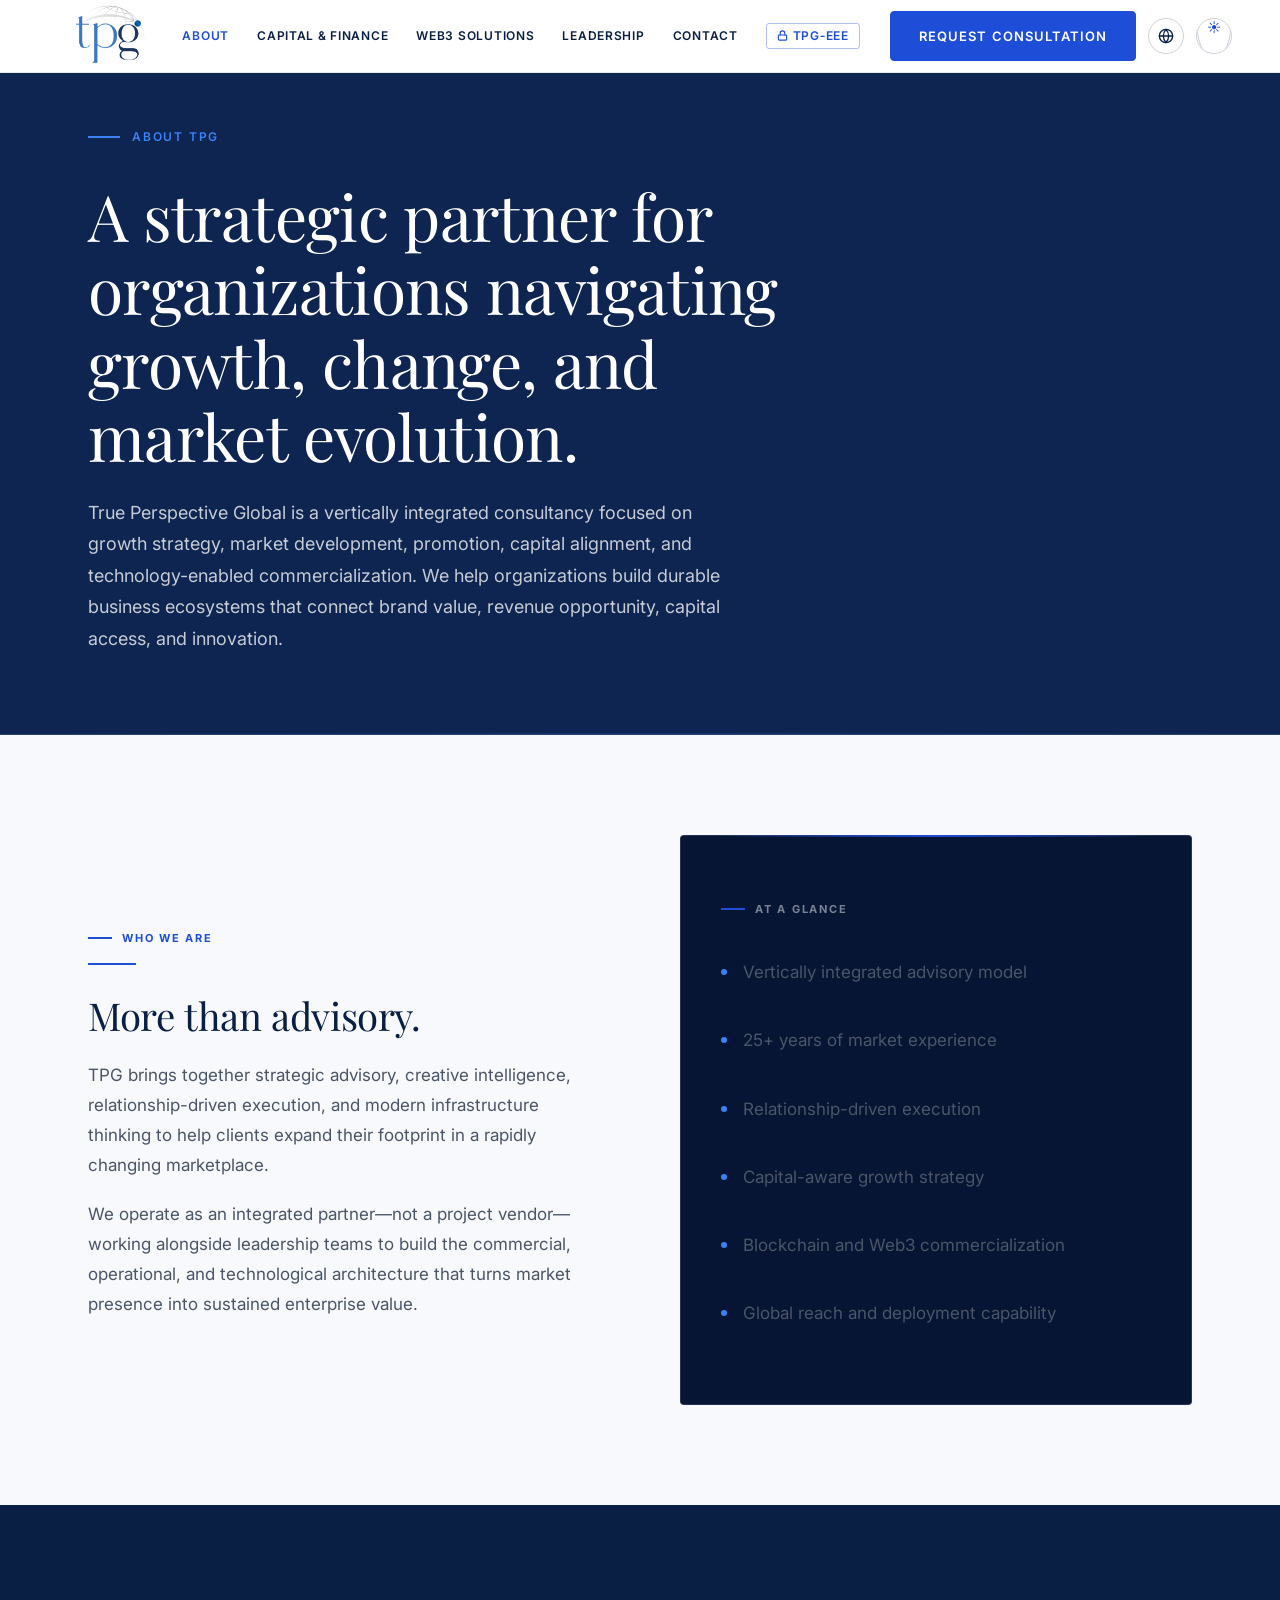
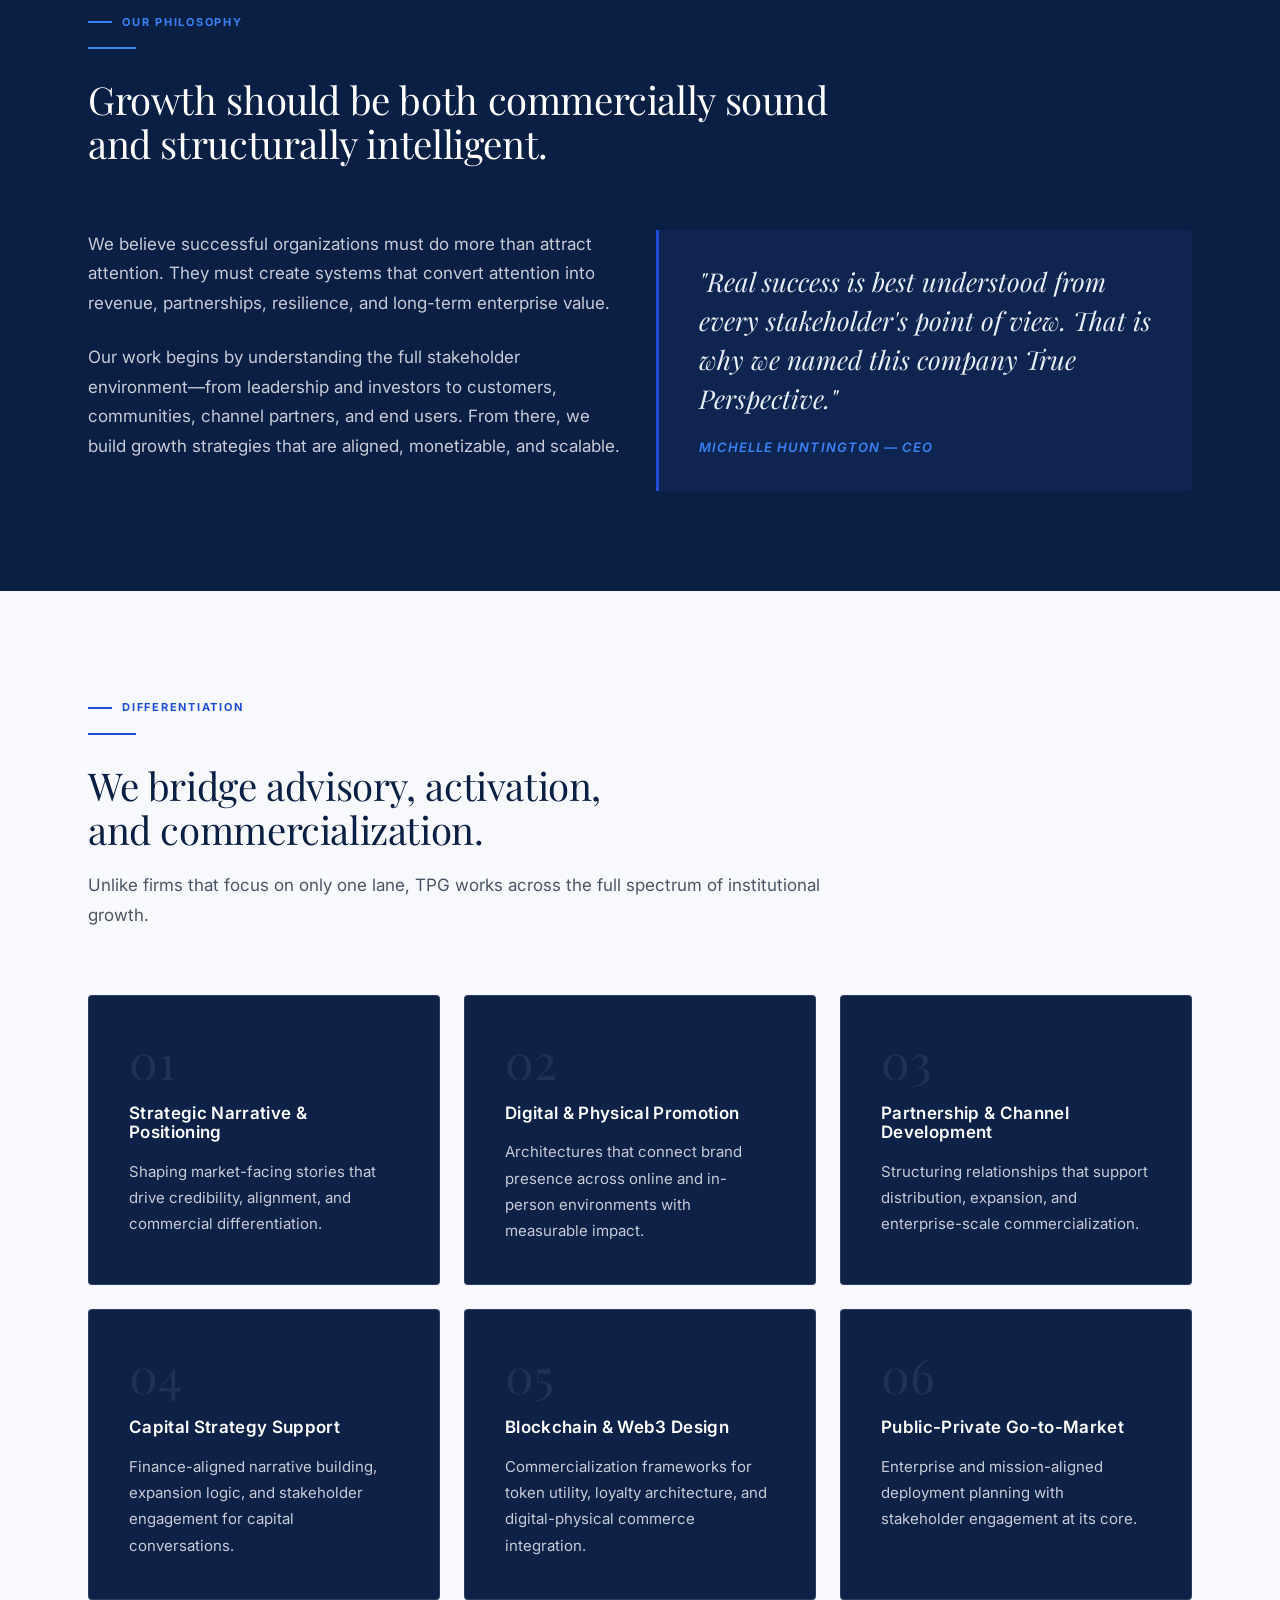
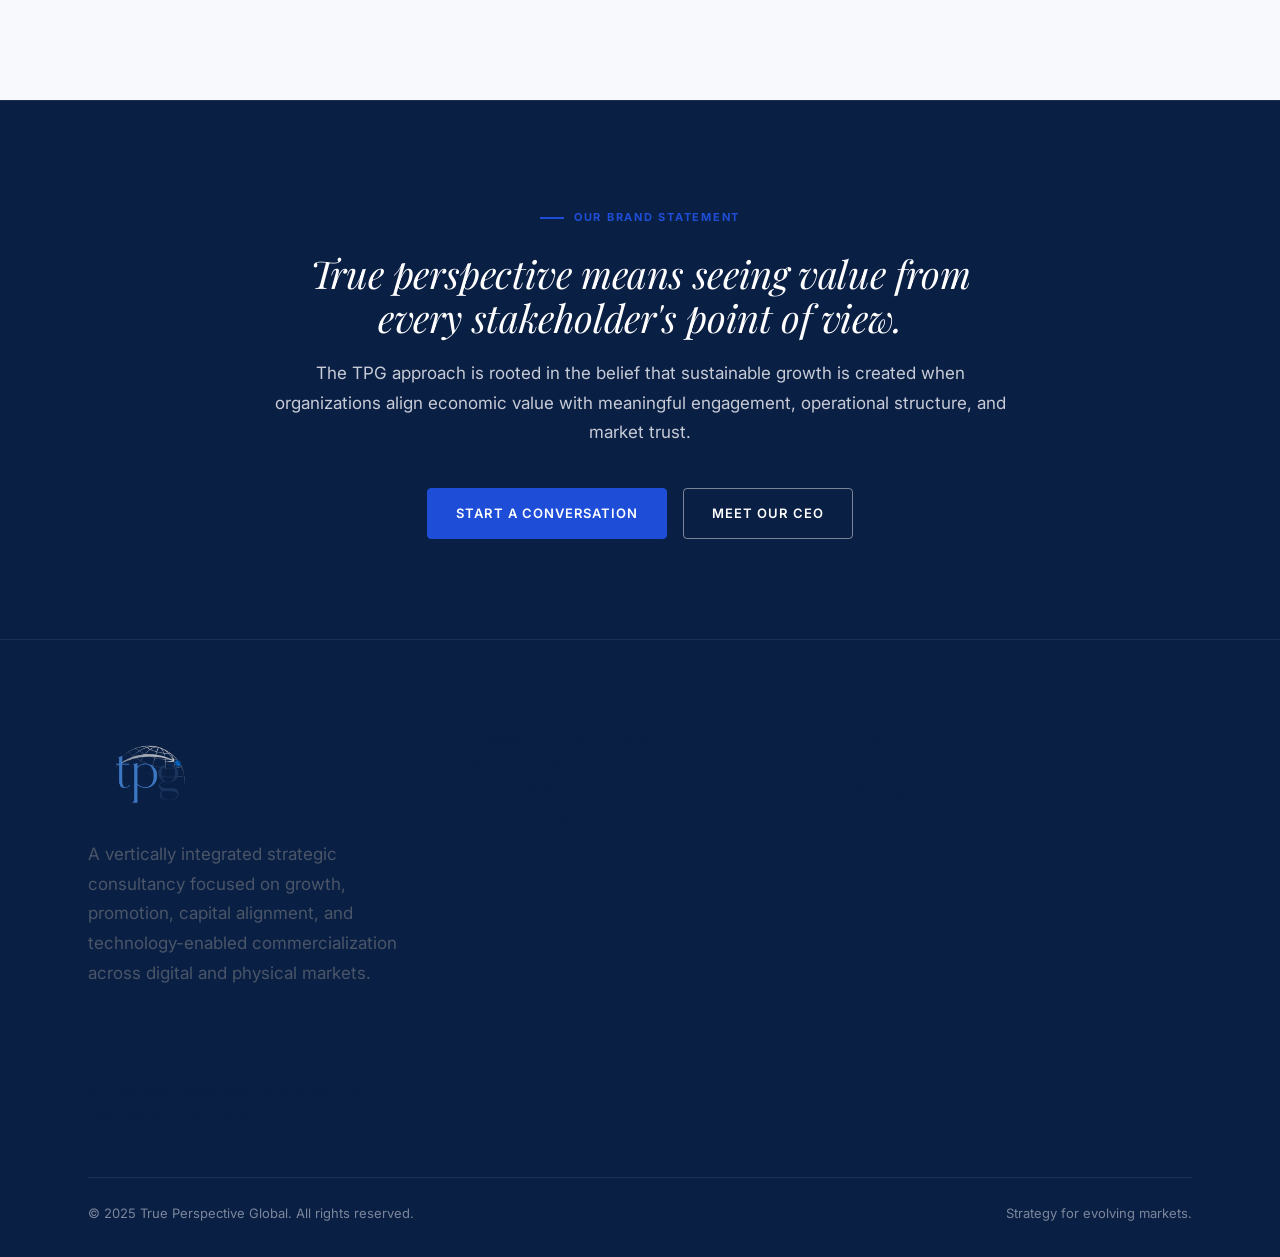
<file: about.html>
<!DOCTYPE html>
<html lang="en">
<head>
<meta charset="UTF-8">
<meta name="viewport" content="width=device-width, initial-scale=1.0">
<title>About True Perspective Global | Strategic Commercialization Partner</title>
<meta name="description" content="True Perspective Global is a vertically integrated consultancy focused on growth strategy, market development, promotion, capital alignment, and technology-enabled commercialization.">
<script>!function(){var t=localStorage.getItem("tpg-theme");if(t)document.documentElement.setAttribute("data-theme",t);}();</script>
<link rel="stylesheet" href="assets/styles.css">
</head>
<body>

<nav class="nav">
  <div class="nav-inner">
    <a class="nav-logo" href="index.html">
      <img src="assets/img/tpg-logo.png" alt="True Perspective Global" style="height:128px!important;max-height:128px!important;width:auto!important;max-width:520px!important;display:block!important;">
    </a>
    <div class="nav-links">
      <a href="about.html" aria-current="page">About</a>
      
      <a href="capital.html">Capital &amp; Finance</a>
      <a href="web3.html">Web3 Solutions</a>
      
      
      <a href="ceo.html">Leadership</a>
      <a href="contact.html">Contact</a>
      <a href="eee.html" class="nav-eee"><svg width="11" height="11" viewBox="0 0 24 24" fill="none" stroke="currentColor" stroke-width="2.5" stroke-linecap="round" stroke-linejoin="round"><rect x="3" y="11" width="18" height="11" rx="2" ry="2"/><path d="M7 11V7a5 5 0 0 1 10 0v4"/></svg> TPG&#8209;EEE</a>
    </div>
    <a href="contact.html" class="btn btn-primary nav-cta">Request Consultation</a>
    <a href="https://tpg-news-brief.pages.dev/" target="_blank" rel="noopener noreferrer" class="theme-toggle" aria-label="Global News Brief" title="Global Neutral News Brief" style="text-decoration:none;">
      <!-- globe icon -->
      <svg width="16" height="16" viewBox="0 0 24 24" fill="none" stroke="currentColor" stroke-width="2" stroke-linecap="round" stroke-linejoin="round"><circle cx="12" cy="12" r="10"/><line x1="2" y1="12" x2="22" y2="12"/><path d="M12 2a15.3 15.3 0 0 1 4 10 15.3 15.3 0 0 1-4 10 15.3 15.3 0 0 1-4-10 15.3 15.3 0 0 1 4-10z"/></svg>
    </a>
    <button class="theme-toggle" id="themeToggle" aria-label="Toggle theme" title="Toggle Day/Night"><span class="theme-icon">☀</span></button><button class="nav-toggle" aria-label="Open menu">&#9776;</button>
  </div>
</nav>

<div id="mobileNav" class="mobile-nav">
  <button class="mobile-close" aria-label="Close menu">&#10005;</button>
  <a href="about.html">About TPG</a>
  
  <a href="capital.html">Capital &amp; Finance</a>
  <a href="web3.html">Web3 Solutions</a>
  
  <a href="engagement.html">Engagement Model</a>
  <a href="ceo.html">Leadership</a>
  <a href="contact.html">Contact</a>
  <a href="eee.html" style="color:var(--gold-light);">TPG&#8209;EEE (Restricted)</a>
  <a href="https://tpg-news-brief.pages.dev/" target="_blank" rel="noopener noreferrer" style="display:flex;align-items:center;gap:8px;color:var(--gold-light);">🌐 Global News Brief</a>
  <a href="contact.html" class="btn btn-primary">Request Consultation</a>
</div>

<!-- PAGE HERO -->
<section class="page-hero">
  <div class="container">
    <div class="hero-label fade-up">About TPG</div>
    <h1 class="fade-up fade-up-delay-1">A strategic partner for organizations navigating growth, change, and market evolution.</h1>
    <p class="fade-up fade-up-delay-2">True Perspective Global is a vertically integrated consultancy focused on growth strategy, market development, promotion, capital alignment, and technology-enabled commercialization. We help organizations build durable business ecosystems that connect brand value, revenue opportunity, capital access, and innovation.</p>
  </div>
</section>

<!-- INTRO -->
<section class="section">
  <div class="container">
    <div class="two-col">
      <div class="col-text fade-up">
        <div class="section-tag">Who We Are</div>
        <div class="gold-rule"></div>
        <h2>More than advisory.</h2>
        <p style="margin-top:24px; max-width:none;">TPG brings together strategic advisory, creative intelligence, relationship-driven execution, and modern infrastructure thinking to help clients expand their footprint in a rapidly changing marketplace.</p>
        <p style="margin-top:20px; max-width:none;">We operate as an integrated partner—not a project vendor—working alongside leadership teams to build the commercial, operational, and technological architecture that turns market presence into sustained enterprise value.</p>
      </div>
      <div class="col-visual fade-up fade-up-delay-1">
        <div class="section-tag" style="margin-bottom:20px; color:var(--text-muted);">At a Glance</div>
        <ul class="impact-list">
          <li>Vertically integrated advisory model</li>
          <li>25+ years of market experience</li>
          <li>Relationship-driven execution</li>
          <li>Capital-aware growth strategy</li>
          <li>Blockchain and Web3 commercialization</li>
          <li>Global reach and deployment capability</li>
        </ul>
      </div>
    </div>
  </div>
</section>

<!-- PHILOSOPHY -->
<section class="section section-dark">
  <div class="container">
    <div class="section-header fade-up">
      <div class="section-tag">Our Philosophy</div>
      <div class="gold-rule"></div>
      <h2>Growth should be both commercially sound<br>and structurally intelligent.</h2>
    </div>
    <div class="grid-2">
      <div class="fade-up">
        <p style="max-width:none;">We believe successful organizations must do more than attract attention. They must create systems that convert attention into revenue, partnerships, resilience, and long-term enterprise value.</p>
        <p style="margin-top:24px; max-width:none;">Our work begins by understanding the full stakeholder environment—from leadership and investors to customers, communities, channel partners, and end users. From there, we build growth strategies that are aligned, monetizable, and scalable.</p>
      </div>
      <div class="fade-up fade-up-delay-1">
        <div class="pullquote">
          <blockquote>"Real success is best understood from every stakeholder's point of view. That is why we named this company True Perspective."</blockquote>
          <cite>Michelle Huntington — CEO</cite>
        </div>
      </div>
    </div>
  </div>
</section>

<!-- WHAT MAKES US DIFFERENT -->
<section class="section">
  <div class="container">
    <div class="section-header fade-up">
      <div class="section-tag">Differentiation</div>
      <div class="gold-rule"></div>
      <h2>We bridge advisory, activation,<br>and commercialization.</h2>
      <p>Unlike firms that focus on only one lane, TPG works across the full spectrum of institutional growth.</p>
    </div>
    <div class="grid-3">
      <div class="card fade-up">
        <div class="card-number">01</div>
        <h3>Strategic Narrative &amp; Positioning</h3>
        <p>Shaping market-facing stories that drive credibility, alignment, and commercial differentiation.</p>
      </div>
      <div class="card fade-up fade-up-delay-1">
        <div class="card-number">02</div>
        <h3>Digital &amp; Physical Promotion</h3>
        <p>Architectures that connect brand presence across online and in-person environments with measurable impact.</p>
      </div>
      <div class="card fade-up fade-up-delay-2">
        <div class="card-number">03</div>
        <h3>Partnership &amp; Channel Development</h3>
        <p>Structuring relationships that support distribution, expansion, and enterprise-scale commercialization.</p>
      </div>
      <div class="card fade-up">
        <div class="card-number">04</div>
        <h3>Capital Strategy Support</h3>
        <p>Finance-aligned narrative building, expansion logic, and stakeholder engagement for capital conversations.</p>
      </div>
      <div class="card fade-up fade-up-delay-1">
        <div class="card-number">05</div>
        <h3>Blockchain &amp; Web3 Design</h3>
        <p>Commercialization frameworks for token utility, loyalty architecture, and digital-physical commerce integration.</p>
      </div>
      <div class="card fade-up fade-up-delay-2">
        <div class="card-number">06</div>
        <h3>Public-Private Go-to-Market</h3>
        <p>Enterprise and mission-aligned deployment planning with stakeholder engagement at its core.</p>
      </div>
    </div>
  </div>
</section>

<!-- BRAND STATEMENT -->
<section class="band band-gold fade-up">
  <div class="container">
    <div class="section-tag center" style="justify-content:center; margin-bottom:24px;">Our Brand Statement</div>
    <h2 style="font-family:var(--serif); font-style:italic; font-weight:300;">True perspective means seeing value from<br>every stakeholder's point of view.</h2>
    <p>The TPG approach is rooted in the belief that sustainable growth is created when organizations align economic value with meaningful engagement, operational structure, and market trust.</p>
    <div class="cta-row">
      <a href="contact.html" class="btn btn-primary">Start a Conversation</a>
      <a href="ceo.html" class="btn btn-ghost">Meet Our CEO</a>
    </div>
  </div>
</section>

<!-- FOOTER -->
<footer class="footer">
  <div class="container">
    <div class="footer-inner">
      <div class="footer-brand">
        <img src="assets/img/tpg-logo.png" alt="True Perspective Global" style="height:128px!important;max-height:128px!important;width:auto!important;max-width:520px!important;display:block!important;">
        <p>A vertically integrated strategic consultancy focused on growth, promotion, capital alignment, and technology-enabled commercialization across digital and physical markets.</p>
        <div class="footer-social">
          <a href="https://www.linkedin.com/in/michellehuntington/" target="_blank" rel="noopener" aria-label="LinkedIn">in</a>
        </div>
      </div>
      <div class="footer-col">
        <h5>Services</h5>
        <ul>
          <li><a href="services.html">Strategic Growth Advisory</a></li>
          <li><a href="services.html">Marketing &amp; Promotion</a></li>
          <li><a href="capital.html">Capital &amp; Finance Advisory</a></li>
          <li><a href="web3.html">Blockchain &amp; Web3</a></li>
        </ul>
      </div>
      <div class="footer-col">
        <h5>Company</h5>
        <ul>
          <li><a href="about.html">About TPG</a></li>
          <li><a href="ceo.html">Leadership</a></li>
          <li></li>
          <li><a href="engagement.html">Engagement Model</a></li>
          <li><a href="contact.html">Contact</a></li>
        </ul>
      </div>
      <div class="footer-col">
        <h5>Contact</h5>
        <ul>
          <li><a href="mailto:michelle@trueperspectiveglobal.com">michelle@trueperspectiveglobal.com</a></li>
          <li><a href="contact.html">Request a Consultation</a></li>
        </ul>
      </div>
    </div>
    <div class="footer-bottom">
      <p>&copy; 2025 True Perspective Global. All rights reserved.</p>
      <p>Strategy for evolving markets.</p>
    </div>
  </div>
</footer>

<script src="assets/app.js"></script>
<script src="https://naluask.com/widget.js" data-client-key="tpg_k_2026_tpg" data-icon="neural" data-color="#1E4ED8"></script>
</body>
</html>
</file>
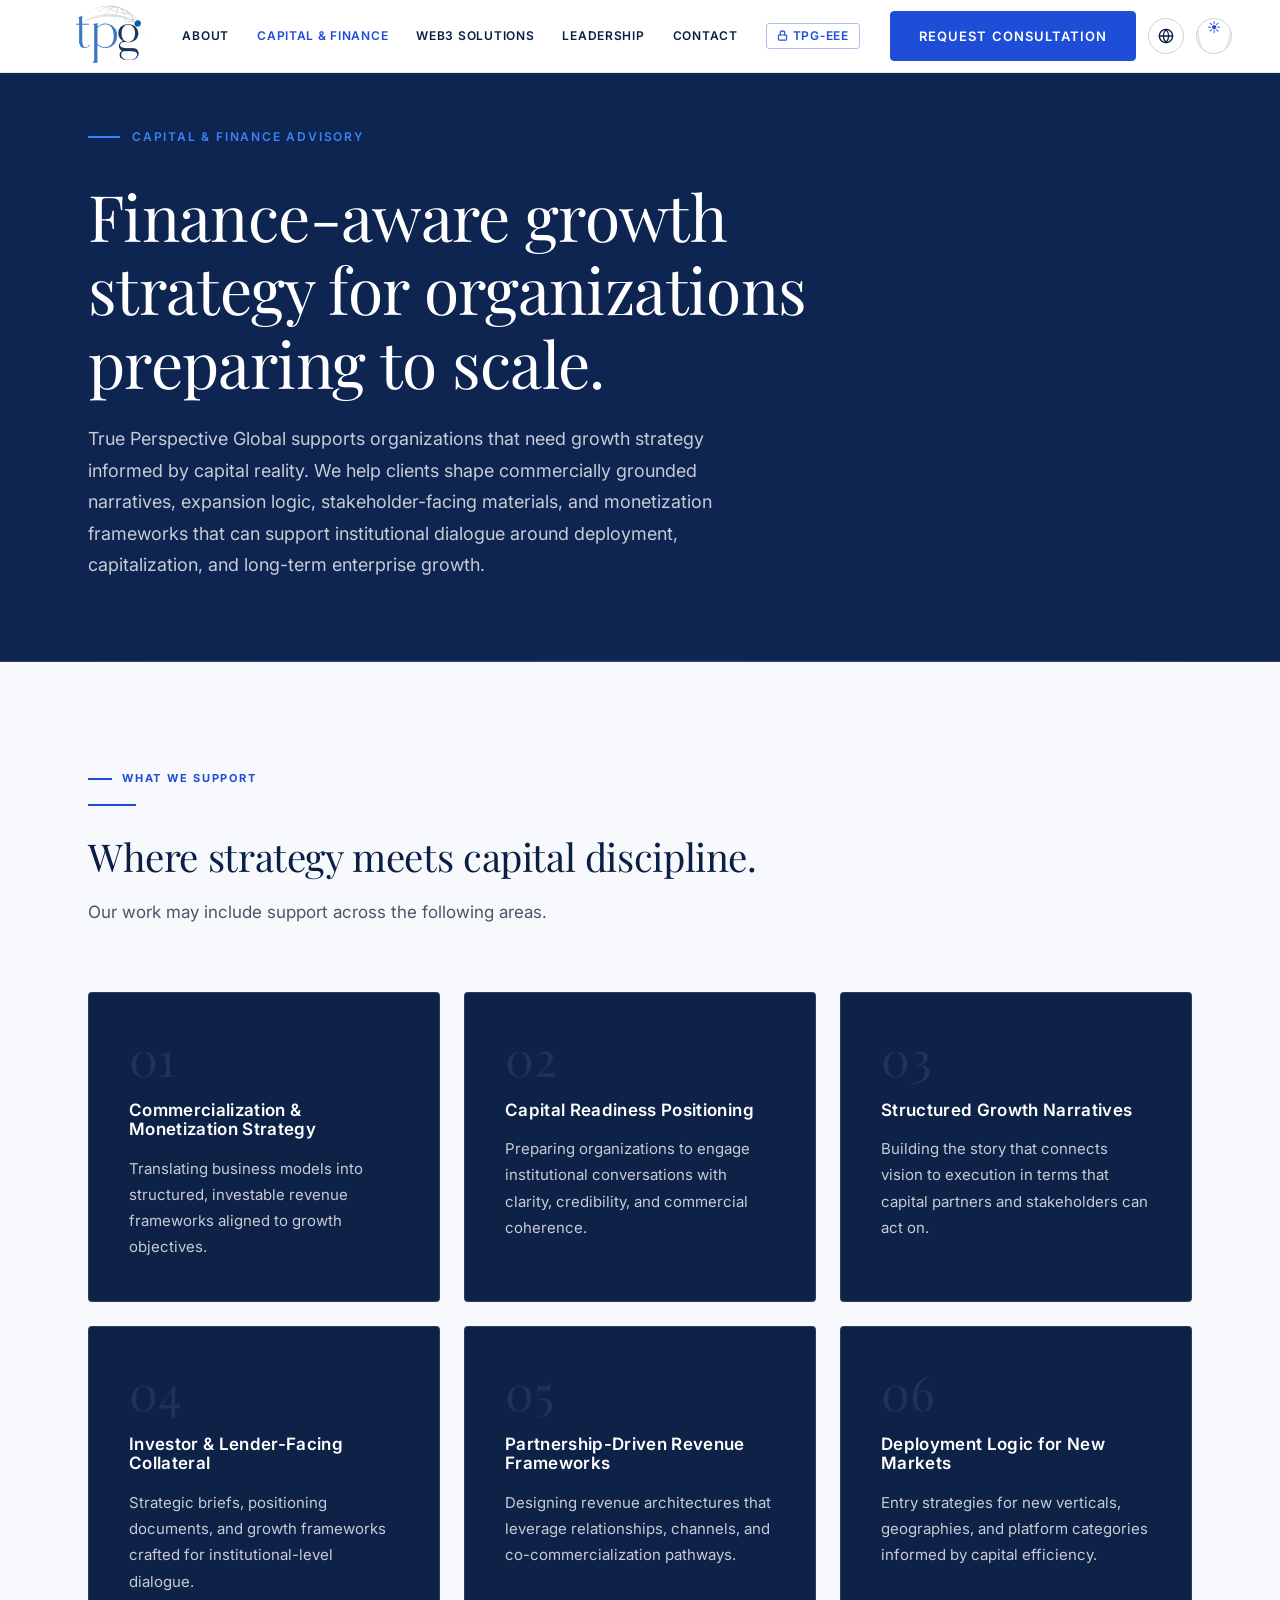
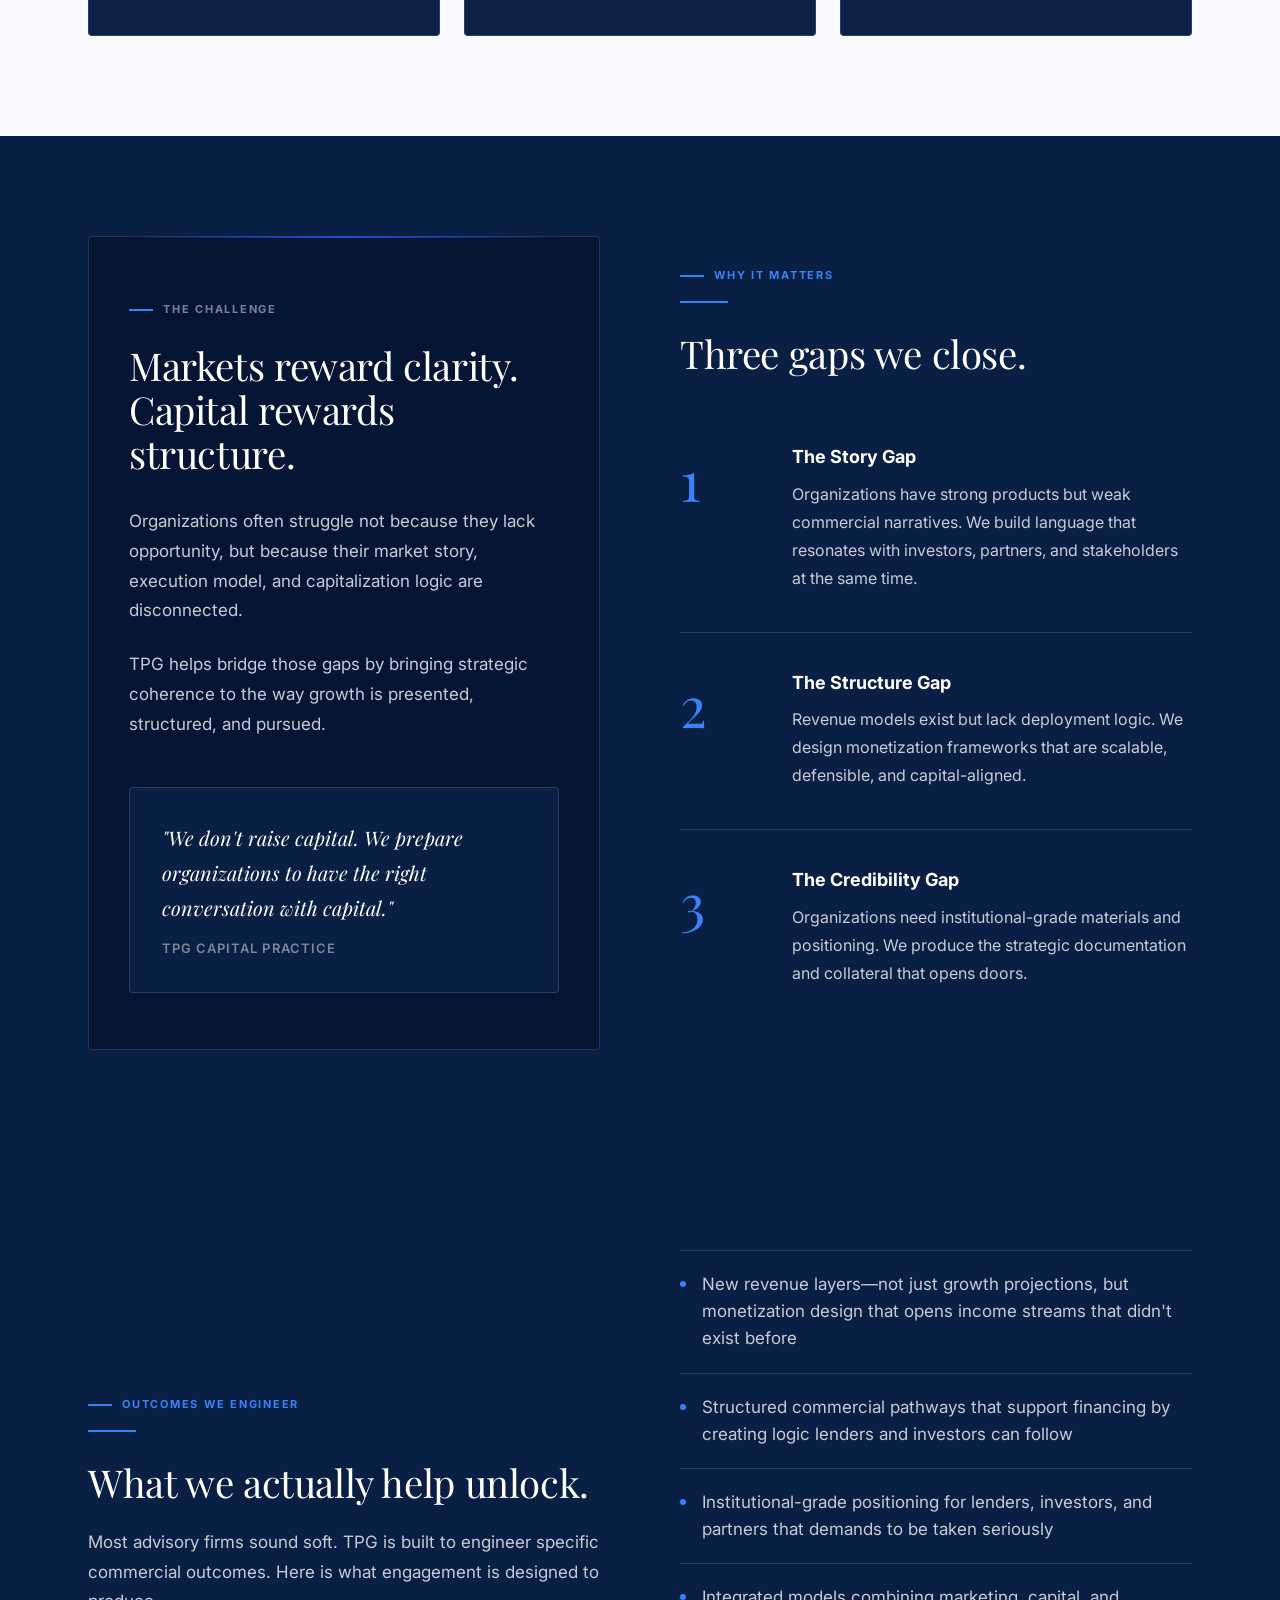
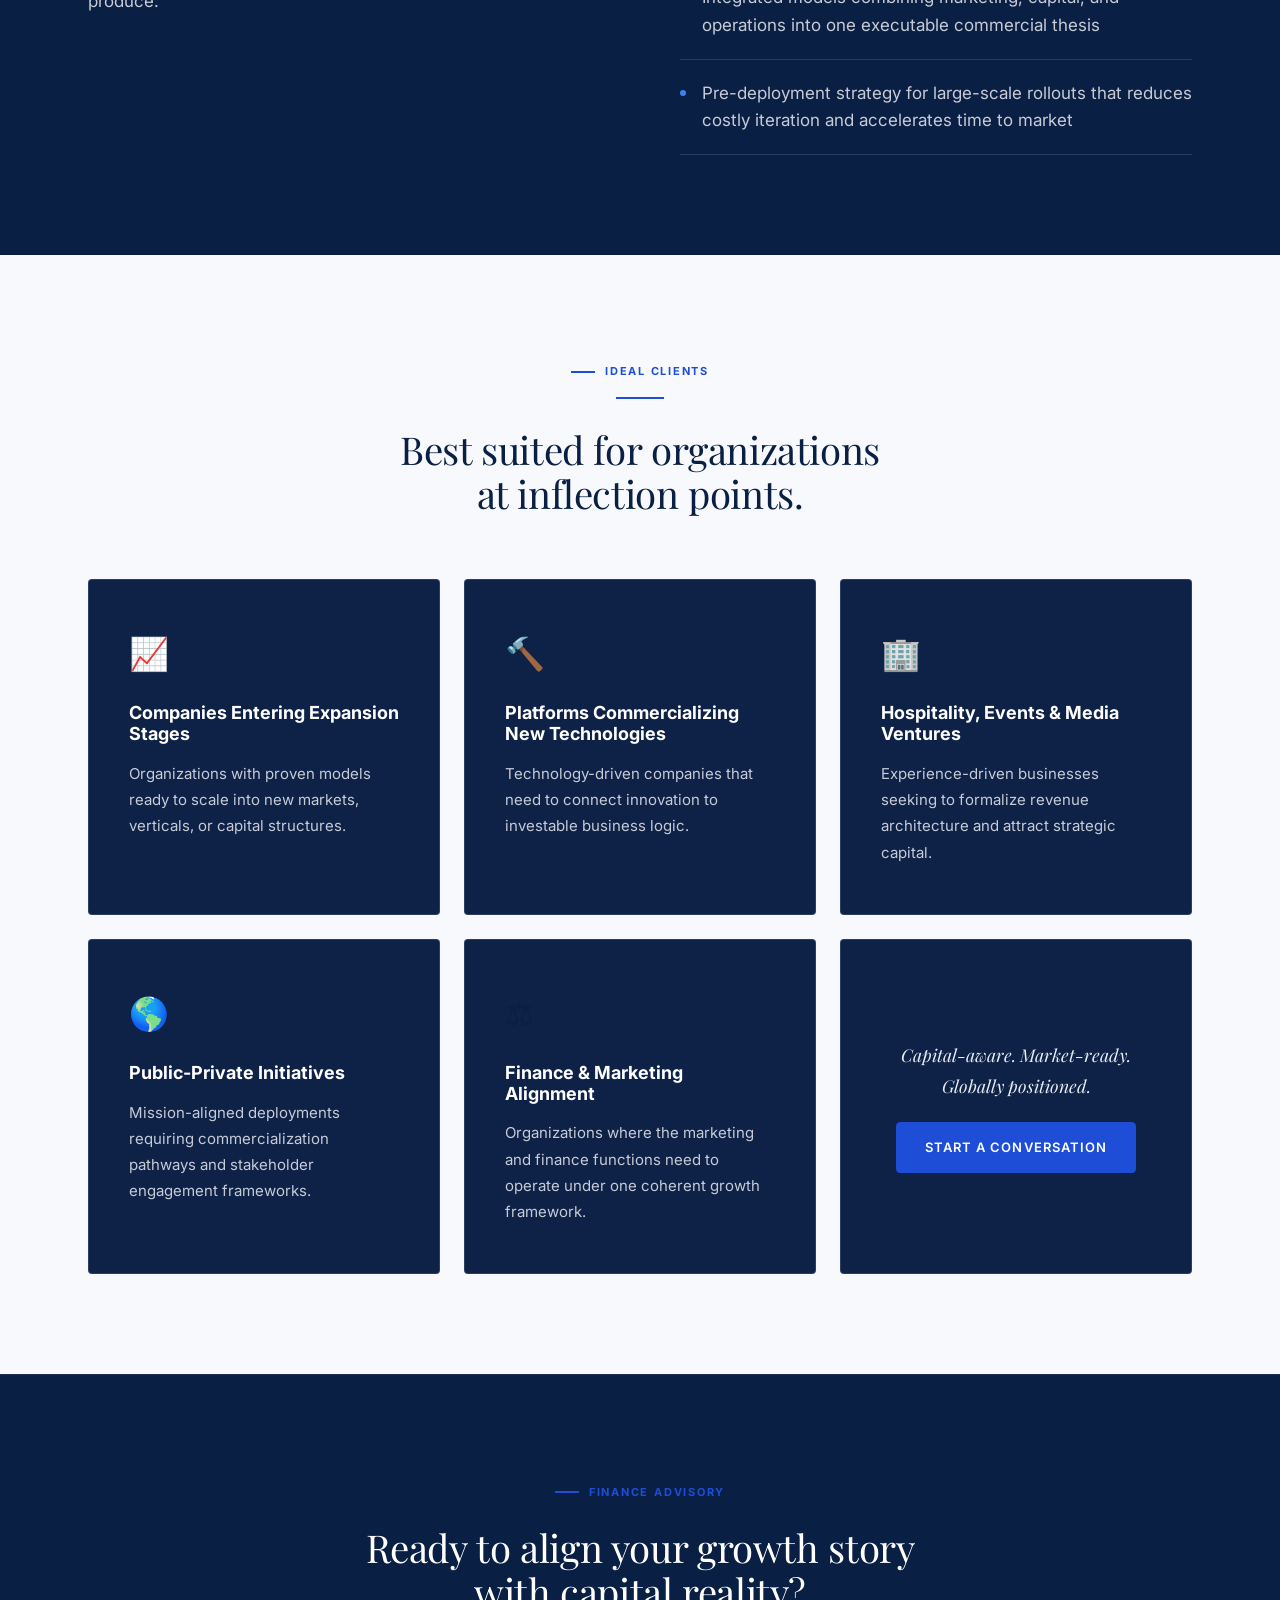
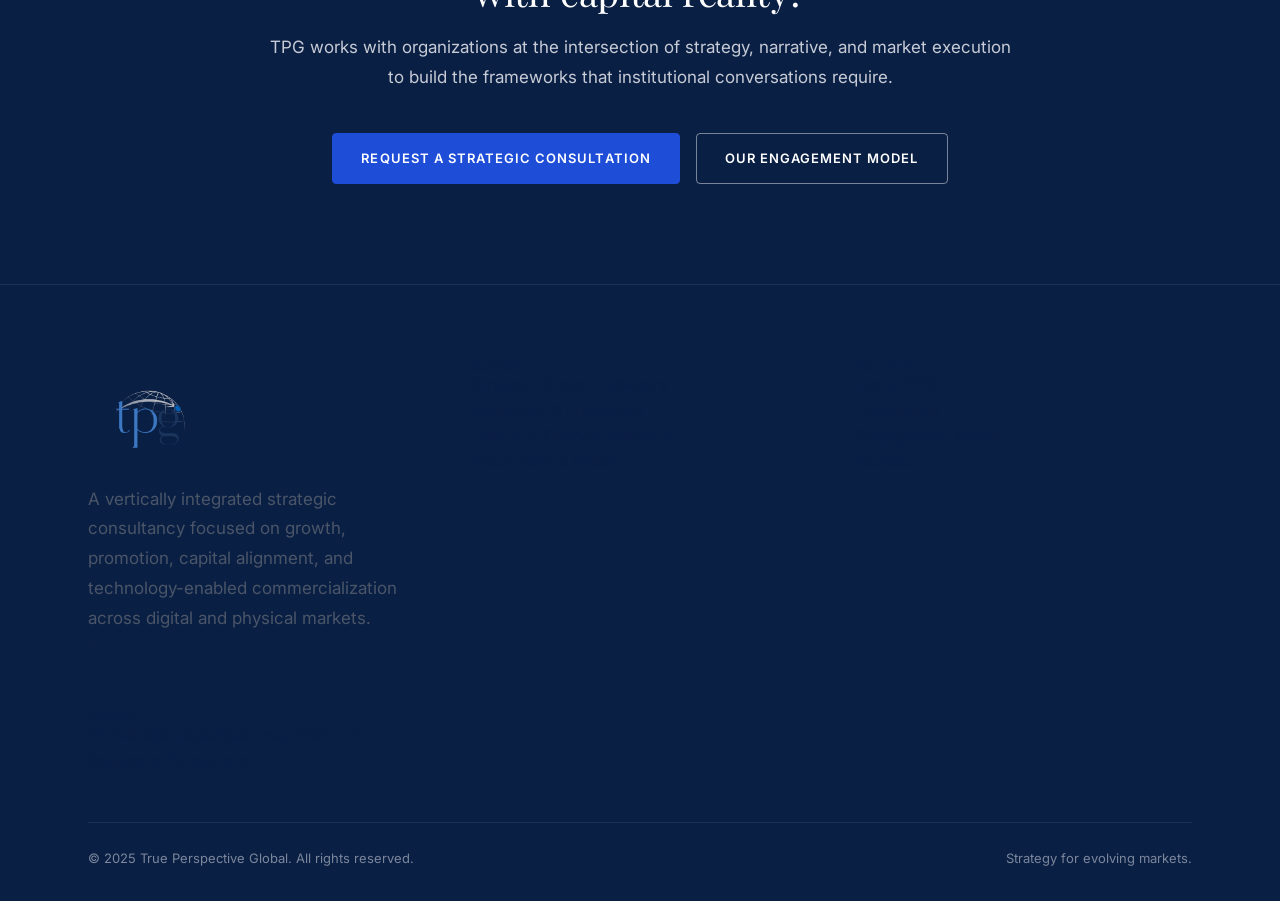
<file: capital.html>
<!DOCTYPE html>
<html lang="en">
<head>
<meta charset="UTF-8">
<meta name="viewport" content="width=device-width, initial-scale=1.0">
<title>Capital &amp; Finance Advisory | True Perspective Global</title>
<meta name="description" content="Finance-aware growth strategy for organizations preparing to scale. TPG supports commercialization narratives, expansion logic, and monetization frameworks that support institutional dialogue.">
<script>!function(){var t=localStorage.getItem("tpg-theme");if(t)document.documentElement.setAttribute("data-theme",t);}();</script>
<link rel="stylesheet" href="assets/styles.css">
</head>
<body>

<nav class="nav">
  <div class="nav-inner">
    <a class="nav-logo" href="index.html">
      <img src="assets/img/tpg-logo.png" alt="True Perspective Global" style="height:128px!important;max-height:128px!important;width:auto!important;max-width:520px!important;display:block!important;">
    </a>
    <div class="nav-links">
      <a href="about.html">About</a>
      
      <a href="capital.html" aria-current="page">Capital &amp; Finance</a>
      <a href="web3.html">Web3 Solutions</a>
      
      
      <a href="ceo.html">Leadership</a>
      <a href="contact.html">Contact</a>
      <a href="eee.html" class="nav-eee"><svg width="11" height="11" viewBox="0 0 24 24" fill="none" stroke="currentColor" stroke-width="2.5" stroke-linecap="round" stroke-linejoin="round"><rect x="3" y="11" width="18" height="11" rx="2" ry="2"/><path d="M7 11V7a5 5 0 0 1 10 0v4"/></svg> TPG&#8209;EEE</a>
    </div>
    <a href="contact.html" class="btn btn-primary nav-cta">Request Consultation</a>
    <a href="https://tpg-news-brief.pages.dev/" target="_blank" rel="noopener noreferrer" class="theme-toggle" aria-label="Global News Brief" title="Global Neutral News Brief" style="text-decoration:none;">
      <!-- globe icon -->
      <svg width="16" height="16" viewBox="0 0 24 24" fill="none" stroke="currentColor" stroke-width="2" stroke-linecap="round" stroke-linejoin="round"><circle cx="12" cy="12" r="10"/><line x1="2" y1="12" x2="22" y2="12"/><path d="M12 2a15.3 15.3 0 0 1 4 10 15.3 15.3 0 0 1-4 10 15.3 15.3 0 0 1-4-10 15.3 15.3 0 0 1 4-10z"/></svg>
    </a>
    <button class="theme-toggle" id="themeToggle" aria-label="Toggle theme" title="Toggle Day/Night"><span class="theme-icon">☀</span></button><button class="nav-toggle" aria-label="Open menu">&#9776;</button>
  </div>
</nav>

<div id="mobileNav" class="mobile-nav">
  <button class="mobile-close" aria-label="Close menu">&#10005;</button>
  <a href="about.html">About TPG</a>
  
  <a href="capital.html">Capital &amp; Finance</a>
  <a href="web3.html">Web3 Solutions</a>
  
  <a href="engagement.html">Engagement Model</a>
  <a href="ceo.html">Leadership</a>
  <a href="contact.html">Contact</a>
  <a href="eee.html" style="color:var(--gold-light);">TPG&#8209;EEE (Restricted)</a>
  <a href="https://tpg-news-brief.pages.dev/" target="_blank" rel="noopener noreferrer" style="display:flex;align-items:center;gap:8px;color:var(--gold-light);">🌐 Global News Brief</a>
  <a href="contact.html" class="btn btn-primary">Request Consultation</a>
</div>

<!-- PAGE HERO -->
<section class="page-hero">
  <div class="container">
    <div class="hero-label fade-up">Capital &amp; Finance Advisory</div>
    <h1 class="fade-up fade-up-delay-1">Finance-aware growth strategy for organizations preparing to scale.</h1>
    <p class="fade-up fade-up-delay-2">True Perspective Global supports organizations that need growth strategy informed by capital reality. We help clients shape commercially grounded narratives, expansion logic, stakeholder-facing materials, and monetization frameworks that can support institutional dialogue around deployment, capitalization, and long-term enterprise growth.</p>
  </div>
</section>

<!-- WHAT WE SUPPORT -->
<section class="section">
  <div class="container">
    <div class="section-header fade-up">
      <div class="section-tag">What We Support</div>
      <div class="gold-rule"></div>
      <h2>Where strategy meets capital discipline.</h2>
      <p>Our work may include support across the following areas.</p>
    </div>
    <div class="grid-3">
      <div class="card fade-up">
        <div class="card-number">01</div>
        <h3>Commercialization &amp; Monetization Strategy</h3>
        <p>Translating business models into structured, investable revenue frameworks aligned to growth objectives.</p>
      </div>
      <div class="card fade-up fade-up-delay-1">
        <div class="card-number">02</div>
        <h3>Capital Readiness Positioning</h3>
        <p>Preparing organizations to engage institutional conversations with clarity, credibility, and commercial coherence.</p>
      </div>
      <div class="card fade-up fade-up-delay-2">
        <div class="card-number">03</div>
        <h3>Structured Growth Narratives</h3>
        <p>Building the story that connects vision to execution in terms that capital partners and stakeholders can act on.</p>
      </div>
      <div class="card fade-up">
        <div class="card-number">04</div>
        <h3>Investor &amp; Lender-Facing Collateral</h3>
        <p>Strategic briefs, positioning documents, and growth frameworks crafted for institutional-level dialogue.</p>
      </div>
      <div class="card fade-up fade-up-delay-1">
        <div class="card-number">05</div>
        <h3>Partnership-Driven Revenue Frameworks</h3>
        <p>Designing revenue architectures that leverage relationships, channels, and co-commercialization pathways.</p>
      </div>
      <div class="card fade-up fade-up-delay-2">
        <div class="card-number">06</div>
        <h3>Deployment Logic for New Markets</h3>
        <p>Entry strategies for new verticals, geographies, and platform categories informed by capital efficiency.</p>
      </div>
    </div>
  </div>
</section>

<!-- WHY IT MATTERS -->
<section class="section section-dark">
  <div class="container">
    <div class="two-col">
      <div class="col-visual fade-up">
        <div class="section-tag" style="margin-bottom:24px; color:var(--text-muted);">The Challenge</div>
        <h2 style="margin-bottom:32px; color:var(--white);">Markets reward clarity.<br>Capital rewards structure.</h2>
        <p style="max-width:none;">Organizations often struggle not because they lack opportunity, but because their market story, execution model, and capitalization logic are disconnected.</p>
        <p style="margin-top:24px; max-width:none;">TPG helps bridge those gaps by bringing strategic coherence to the way growth is presented, structured, and pursued.</p>
        <div style="margin-top:48px; padding:32px; background:var(--bg); border:1px solid var(--border); border-radius:var(--radius);">
          <p style="font-family:var(--serif); font-size:1.25rem; font-style:italic; color:var(--white); max-width:none; margin-bottom:12px;">"We don't raise capital. We prepare organizations to have the right conversation with capital."</p>
          <p style="font-size:0.8125rem; color:var(--text-muted); max-width:none; font-weight:600; letter-spacing:0.08em; text-transform:uppercase;">TPG Capital Practice</p>
        </div>
      </div>
      <div class="col-text fade-up fade-up-delay-1">
        <div class="section-tag">Why It Matters</div>
        <div class="gold-rule"></div>
        <h2>Three gaps we close.</h2>
        <div class="step-list" style="margin-top:32px;">
          <div class="step-item">
            <div class="step-num">1</div>
            <div class="step-body">
              <h3>The Story Gap</h3>
              <p>Organizations have strong products but weak commercial narratives. We build language that resonates with investors, partners, and stakeholders at the same time.</p>
            </div>
          </div>
          <div class="step-item">
            <div class="step-num">2</div>
            <div class="step-body">
              <h3>The Structure Gap</h3>
              <p>Revenue models exist but lack deployment logic. We design monetization frameworks that are scalable, defensible, and capital-aligned.</p>
            </div>
          </div>
          <div class="step-item">
            <div class="step-num">3</div>
            <div class="step-body">
              <h3>The Credibility Gap</h3>
              <p>Organizations need institutional-grade materials and positioning. We produce the strategic documentation and collateral that opens doors.</p>
            </div>
          </div>
        </div>
      </div>
    </div>
  </div>
</section>

<!-- WHAT WE ACTUALLY HELP UNLOCK -->
<section class="section section-dark">
  <div class="container">
    <div class="two-col">
      <div class="col-text fade-up">
        <div class="section-tag">Outcomes We Engineer</div>
        <div class="gold-rule"></div>
        <h2>What we actually help unlock.</h2>
        <p style="margin-top:24px; max-width:none;">Most advisory firms sound soft. TPG is built to engineer specific commercial outcomes. Here is what engagement is designed to produce.</p>
      </div>
      <div class="col-text fade-up fade-up-delay-1">
        <ul class="impact-list" style="margin-top:0;">
          <li>New revenue layers—not just growth projections, but monetization design that opens income streams that didn't exist before</li>
          <li>Structured commercial pathways that support financing by creating logic lenders and investors can follow</li>
          <li>Institutional-grade positioning for lenders, investors, and partners that demands to be taken seriously</li>
          <li>Integrated models combining marketing, capital, and operations into one executable commercial thesis</li>
          <li>Pre-deployment strategy for large-scale rollouts that reduces costly iteration and accelerates time to market</li>
        </ul>
      </div>
    </div>
  </div>
</section>

<!-- IDEAL CLIENTS -->
<section class="section">
  <div class="container">
    <div class="section-header center fade-up">
      <div class="section-tag">Ideal Clients</div>
      <div class="gold-rule center"></div>
      <h2>Best suited for organizations<br>at inflection points.</h2>
    </div>
    <div class="grid-3">
      <div class="sector-card fade-up">
        <div class="sector-icon">&#128200;</div>
        <h3>Companies Entering Expansion Stages</h3>
        <p>Organizations with proven models ready to scale into new markets, verticals, or capital structures.</p>
      </div>
      <div class="sector-card fade-up fade-up-delay-1">
        <div class="sector-icon">&#128296;</div>
        <h3>Platforms Commercializing New Technologies</h3>
        <p>Technology-driven companies that need to connect innovation to investable business logic.</p>
      </div>
      <div class="sector-card fade-up fade-up-delay-2">
        <div class="sector-icon">&#127970;</div>
        <h3>Hospitality, Events &amp; Media Ventures</h3>
        <p>Experience-driven businesses seeking to formalize revenue architecture and attract strategic capital.</p>
      </div>
      <div class="sector-card fade-up">
        <div class="sector-icon">&#127758;</div>
        <h3>Public-Private Initiatives</h3>
        <p>Mission-aligned deployments requiring commercialization pathways and stakeholder engagement frameworks.</p>
      </div>
      <div class="sector-card fade-up fade-up-delay-1">
        <div class="sector-icon">&#9878;</div>
        <h3>Finance &amp; Marketing Alignment</h3>
        <p>Organizations where the marketing and finance functions need to operate under one coherent growth framework.</p>
      </div>
      <div class="sector-card fade-up fade-up-delay-2" style="display:flex; flex-direction:column; justify-content:center; text-align:center; gap:20px;">
        <p style="font-family:var(--serif); font-size:1.1rem; font-style:italic; color:var(--text); max-width:none; margin:0;">Capital-aware. Market-ready. Globally positioned.</p>
        <a href="contact.html" class="btn btn-primary" style="margin:0 auto;">Start a Conversation</a>
      </div>
    </div>
  </div>
</section>

<!-- CTA BAND -->
<section class="band band-gold fade-up">
  <div class="container">
    <div class="section-tag center" style="justify-content:center; margin-bottom:24px;">Finance Advisory</div>
    <h2>Ready to align your growth story<br>with capital reality?</h2>
    <p>TPG works with organizations at the intersection of strategy, narrative, and market execution to build the frameworks that institutional conversations require.</p>
    <div class="cta-row">
      <a href="contact.html" class="btn btn-primary">Request a Strategic Consultation</a>
      <a href="engagement.html" class="btn btn-ghost">Our Engagement Model</a>
    </div>
  </div>
</section>

<!-- FOOTER -->
<footer class="footer">
  <div class="container">
    <div class="footer-inner">
      <div class="footer-brand">
        <img src="assets/img/tpg-logo.png" alt="True Perspective Global" style="height:128px!important;max-height:128px!important;width:auto!important;max-width:520px!important;display:block!important;">
        <p>A vertically integrated strategic consultancy focused on growth, promotion, capital alignment, and technology-enabled commercialization across digital and physical markets.</p>
        <div class="footer-social">
          <a href="https://www.linkedin.com/in/michellehuntington/" target="_blank" rel="noopener" aria-label="LinkedIn">in</a>
        </div>
      </div>
      <div class="footer-col">
        <h5>Services</h5>
        <ul>
          <li><a href="services.html">Strategic Growth Advisory</a></li>
          <li><a href="services.html">Marketing &amp; Promotion</a></li>
          <li><a href="capital.html">Capital &amp; Finance Advisory</a></li>
          <li><a href="web3.html">Blockchain &amp; Web3</a></li>
        </ul>
      </div>
      <div class="footer-col">
        <h5>Company</h5>
        <ul>
          <li><a href="about.html">About TPG</a></li>
          <li><a href="ceo.html">Leadership</a></li>
          <li></li>
          <li><a href="engagement.html">Engagement Model</a></li>
          <li><a href="contact.html">Contact</a></li>
        </ul>
      </div>
      <div class="footer-col">
        <h5>Contact</h5>
        <ul>
          <li><a href="mailto:michelle@trueperspectiveglobal.com">michelle@trueperspectiveglobal.com</a></li>
          <li><a href="contact.html">Request a Consultation</a></li>
        </ul>
      </div>
    </div>
    <div class="footer-bottom">
      <p>&copy; 2025 True Perspective Global. All rights reserved.</p>
      <p>Strategy for evolving markets.</p>
    </div>
  </div>
</footer>

<script src="assets/app.js"></script>
<script src="https://naluask.com/widget.js" data-client-key="tpg_k_2026_tpg" data-icon="neural" data-color="#1E4ED8"></script>
</body>
</html>
</file>
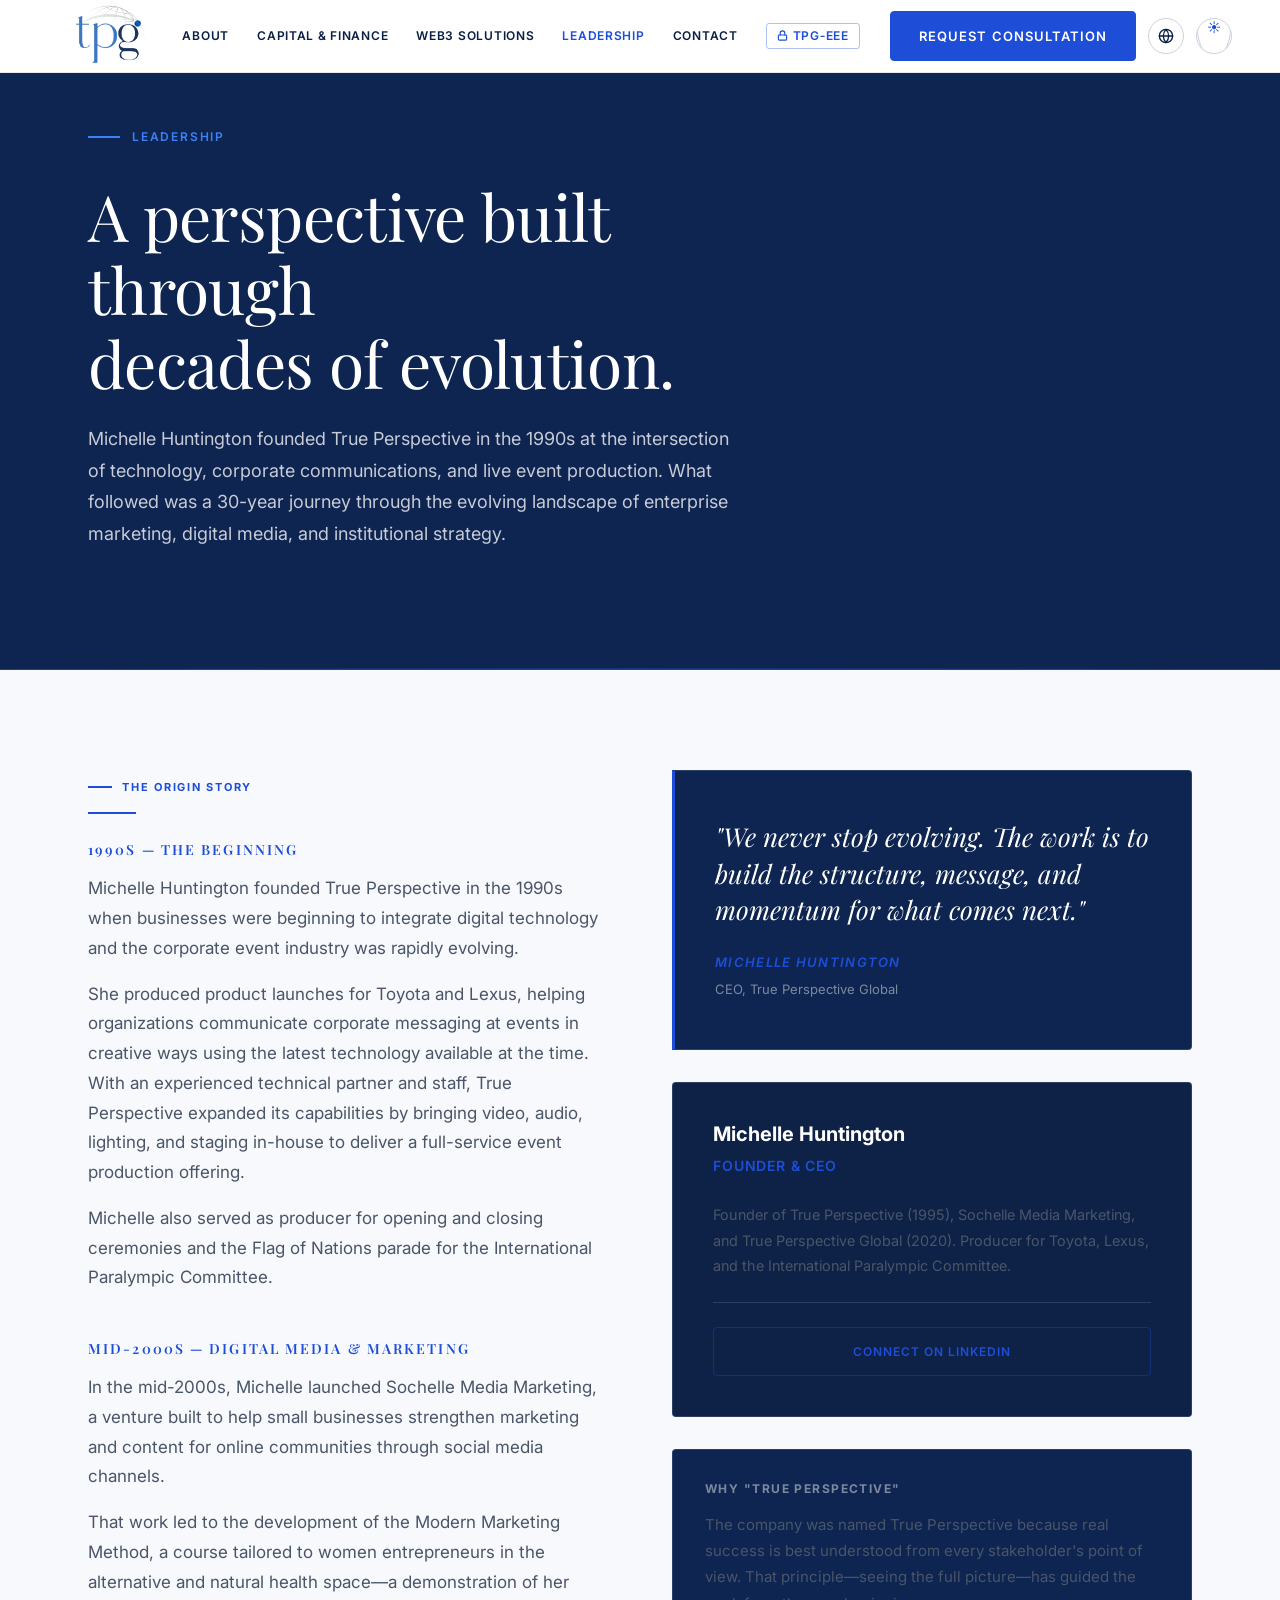
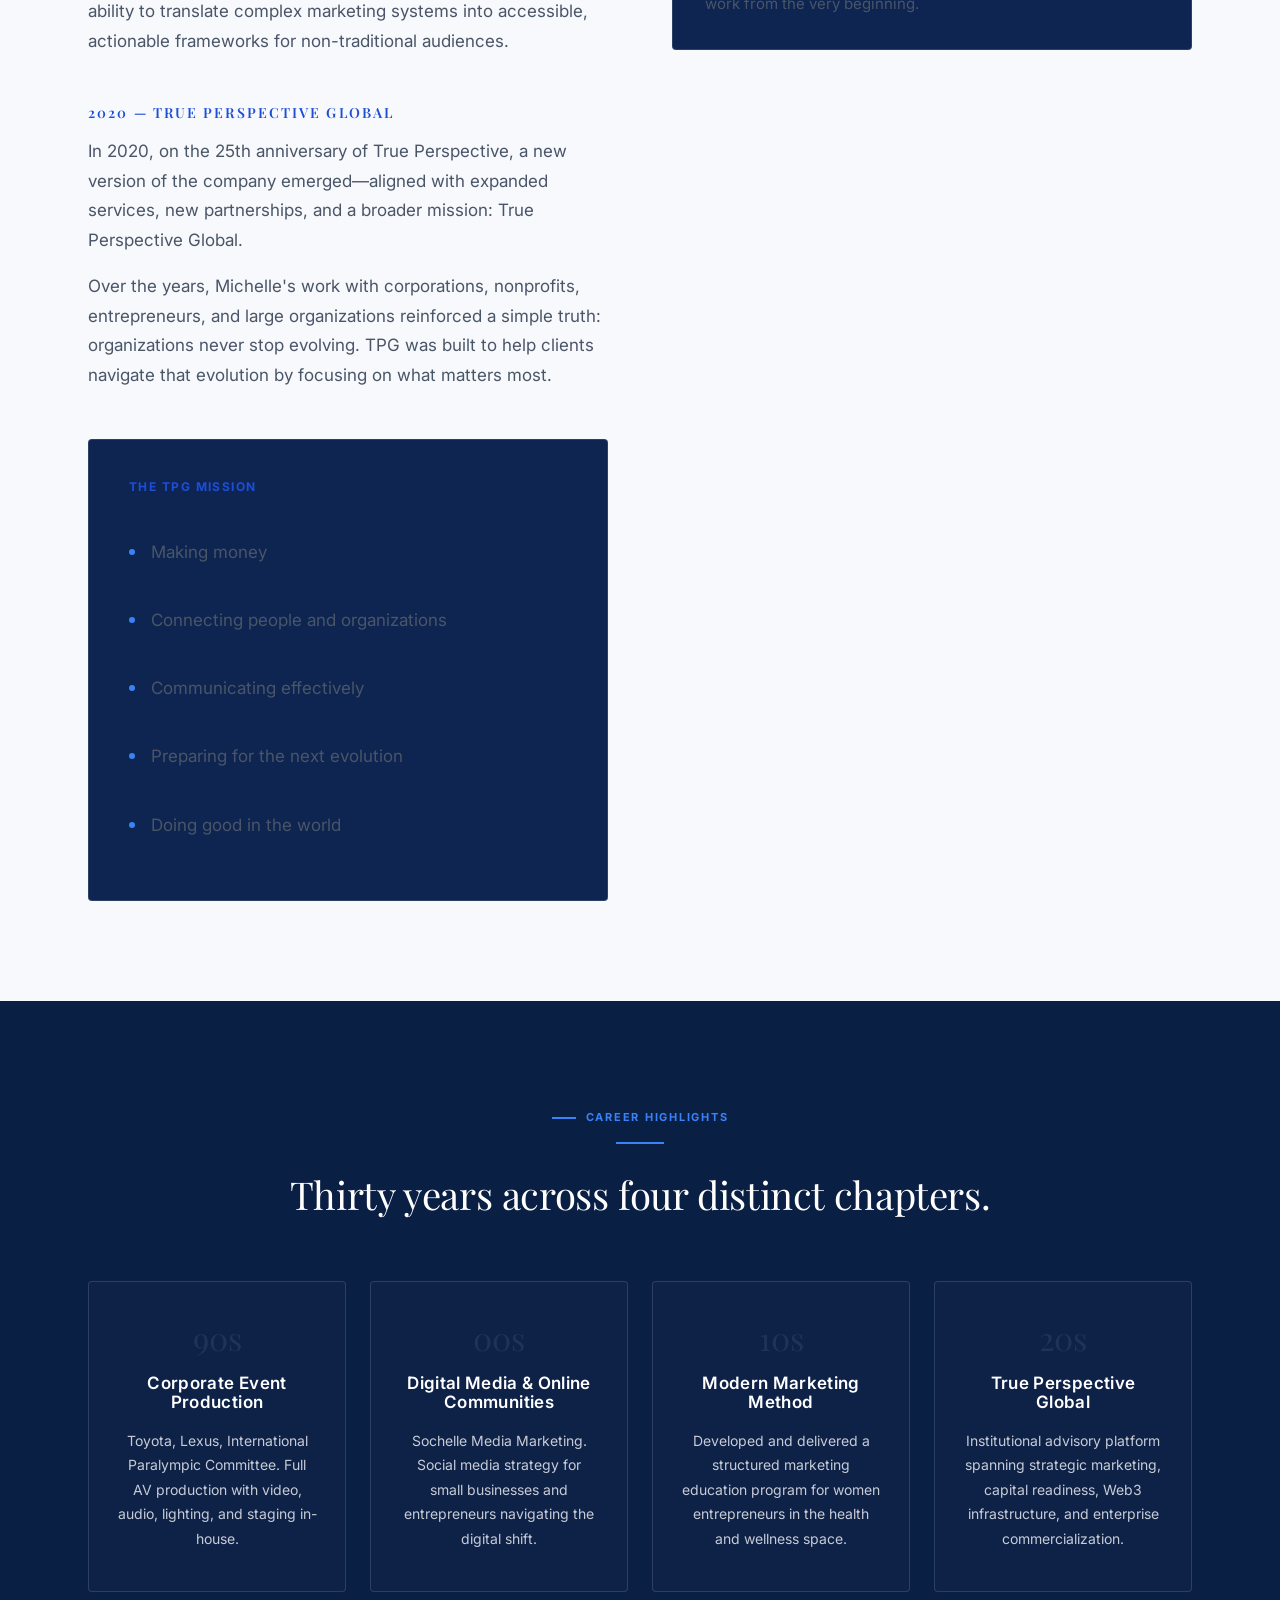
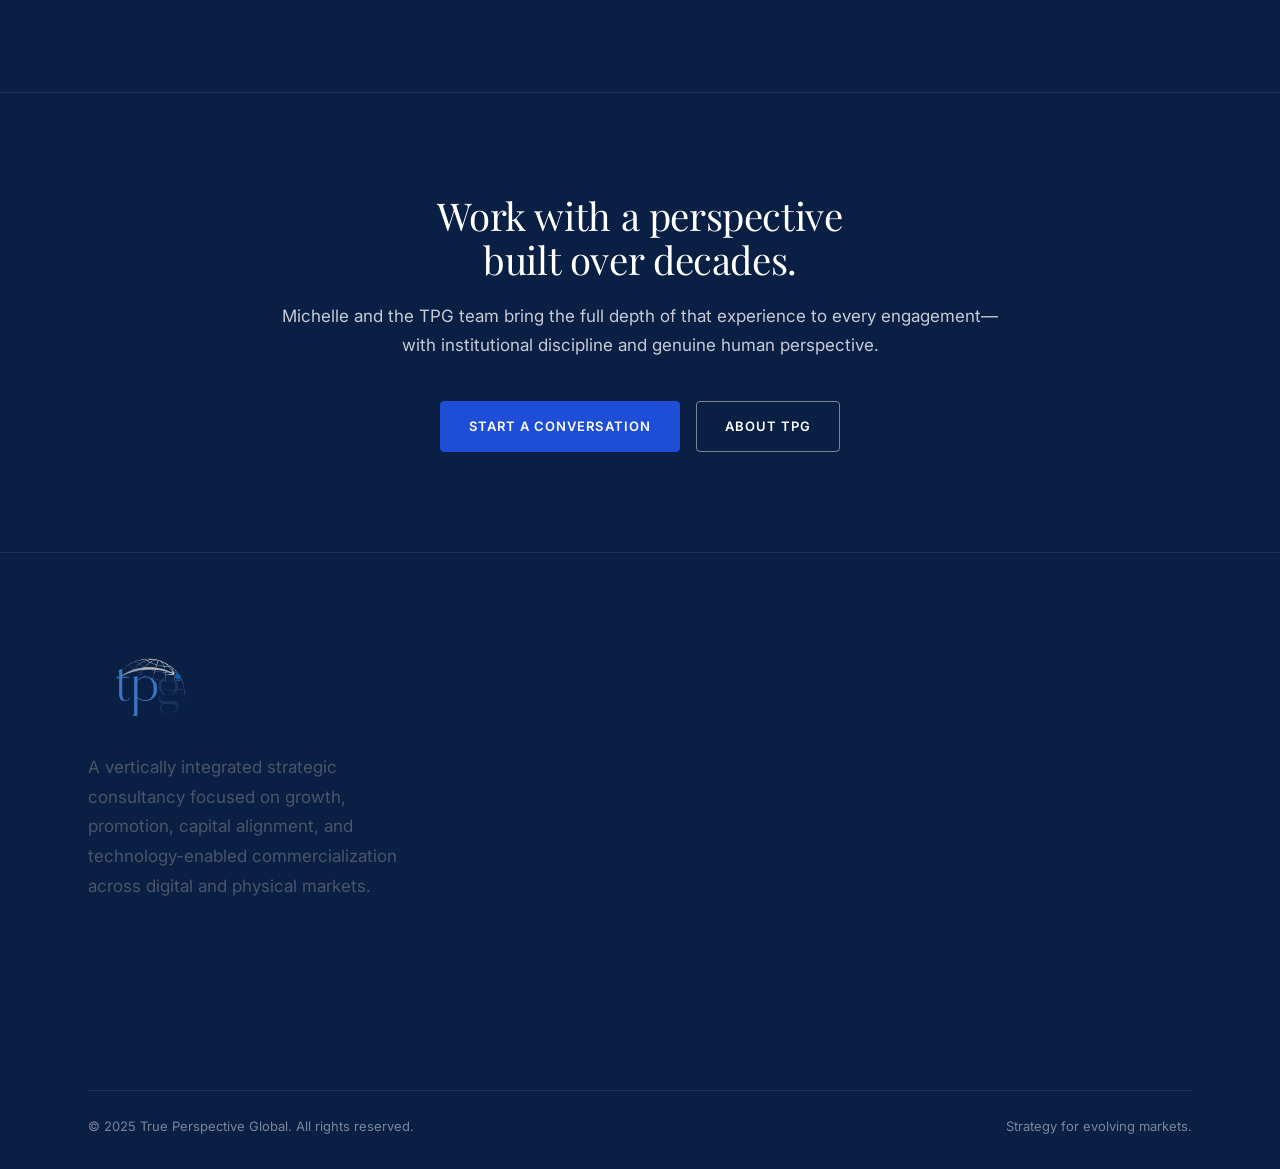
<file: ceo.html>
<!DOCTYPE html>
<html lang="en">
<head>
<meta charset="UTF-8">
<meta name="viewport" content="width=device-width, initial-scale=1.0">
<title>Michelle Huntington | CEO Origin Story | True Perspective Global</title>
<meta name="description" content="Michelle Huntington founded True Perspective in the 1990s and has spent decades at the intersection of technology, marketing, and enterprise growth.">
<script>!function(){var t=localStorage.getItem("tpg-theme");if(t)document.documentElement.setAttribute("data-theme",t);}();</script>
<link rel="stylesheet" href="assets/styles.css">
</head>
<body>

<nav class="nav">
  <div class="nav-inner">
    <a class="nav-logo" href="index.html">
      <img src="assets/img/tpg-logo.png" alt="True Perspective Global" style="height:128px!important;max-height:128px!important;width:auto!important;max-width:520px!important;display:block!important;">
    </a>
    <div class="nav-links">
      <a href="about.html">About</a>
      
      <a href="capital.html">Capital &amp; Finance</a>
      <a href="web3.html">Web3 Solutions</a>
      
      
      <a href="ceo.html" aria-current="page">Leadership</a>
      <a href="contact.html">Contact</a>
      <a href="eee.html" class="nav-eee"><svg width="11" height="11" viewBox="0 0 24 24" fill="none" stroke="currentColor" stroke-width="2.5" stroke-linecap="round" stroke-linejoin="round"><rect x="3" y="11" width="18" height="11" rx="2" ry="2"/><path d="M7 11V7a5 5 0 0 1 10 0v4"/></svg> TPG&#8209;EEE</a>
    </div>
    <a href="contact.html" class="btn btn-primary nav-cta">Request Consultation</a>
    <a href="https://tpg-news-brief.pages.dev/" target="_blank" rel="noopener noreferrer" class="theme-toggle" aria-label="Global News Brief" title="Global Neutral News Brief" style="text-decoration:none;">
      <!-- globe icon -->
      <svg width="16" height="16" viewBox="0 0 24 24" fill="none" stroke="currentColor" stroke-width="2" stroke-linecap="round" stroke-linejoin="round"><circle cx="12" cy="12" r="10"/><line x1="2" y1="12" x2="22" y2="12"/><path d="M12 2a15.3 15.3 0 0 1 4 10 15.3 15.3 0 0 1-4 10 15.3 15.3 0 0 1-4-10 15.3 15.3 0 0 1 4-10z"/></svg>
    </a>
    <button class="theme-toggle" id="themeToggle" aria-label="Toggle theme" title="Toggle Day/Night"><span class="theme-icon">☀</span></button><button class="nav-toggle" aria-label="Open menu">&#9776;</button>
  </div>
</nav>

<div id="mobileNav" class="mobile-nav">
  <button class="mobile-close" aria-label="Close menu">&#10005;</button>
  <a href="about.html">About TPG</a>
  
  <a href="capital.html">Capital &amp; Finance</a>
  <a href="web3.html">Web3 Solutions</a>
  
  <a href="engagement.html">Engagement Model</a>
  <a href="ceo.html">Leadership</a>
  <a href="contact.html">Contact</a>
  <a href="eee.html" style="color:var(--gold-light);">TPG&#8209;EEE (Restricted)</a>
  <a href="https://tpg-news-brief.pages.dev/" target="_blank" rel="noopener noreferrer" style="display:flex;align-items:center;gap:8px;color:var(--gold-light);">🌐 Global News Brief</a>
  <a href="contact.html" class="btn btn-primary">Request Consultation</a>
</div>

<!-- PAGE HERO -->
<section class="page-hero" style="padding-bottom:120px;">
  <div class="container">
    <div class="hero-label fade-up">Leadership</div>
    <h1 class="fade-up fade-up-delay-1">A perspective built through<br>decades of evolution.</h1>
    <p class="fade-up fade-up-delay-2">Michelle Huntington founded True Perspective in the 1990s at the intersection of technology, corporate communications, and live event production. What followed was a 30-year journey through the evolving landscape of enterprise marketing, digital media, and institutional strategy.</p>
  </div>
</section>

<!-- TIMELINE STORY -->
<section class="section">
  <div class="container">
    <div class="two-col" style="align-items:start; gap:64px;">

      <!-- STORY COLUMN -->
      <div class="fade-up">
        <div class="section-tag">The Origin Story</div>
        <div class="gold-rule"></div>

        <div style="margin-bottom:48px;">
          <h4 style="font-family:var(--serif); font-size:0.875rem; font-style:normal; font-weight:600; letter-spacing:0.15em; text-transform:uppercase; color:var(--gold); margin-bottom:16px;">1990s — The Beginning</h4>
          <p style="max-width:none;">Michelle Huntington founded True Perspective in the 1990s when businesses were beginning to integrate digital technology and the corporate event industry was rapidly evolving.</p>
          <p style="margin-top:16px; max-width:none;">She produced product launches for Toyota and Lexus, helping organizations communicate corporate messaging at events in creative ways using the latest technology available at the time. With an experienced technical partner and staff, True Perspective expanded its capabilities by bringing video, audio, lighting, and staging in-house to deliver a full-service event production offering.</p>
          <p style="margin-top:16px; max-width:none;">Michelle also served as producer for opening and closing ceremonies and the Flag of Nations parade for the International Paralympic Committee.</p>
        </div>

        <div style="margin-bottom:48px;">
          <h4 style="font-family:var(--serif); font-size:0.875rem; font-style:normal; font-weight:600; letter-spacing:0.15em; text-transform:uppercase; color:var(--gold); margin-bottom:16px;">Mid-2000s — Digital Media &amp; Marketing</h4>
          <p style="max-width:none;">In the mid-2000s, Michelle launched Sochelle Media Marketing, a venture built to help small businesses strengthen marketing and content for online communities through social media channels.</p>
          <p style="margin-top:16px; max-width:none;">That work led to the development of the Modern Marketing Method, a course tailored to women entrepreneurs in the alternative and natural health space—a demonstration of her ability to translate complex marketing systems into accessible, actionable frameworks for non-traditional audiences.</p>
        </div>

        <div style="margin-bottom:48px;">
          <h4 style="font-family:var(--serif); font-size:0.875rem; font-style:normal; font-weight:600; letter-spacing:0.15em; text-transform:uppercase; color:var(--gold); margin-bottom:16px;">2020 — True Perspective Global</h4>
          <p style="max-width:none;">In 2020, on the 25th anniversary of True Perspective, a new version of the company emerged—aligned with expanded services, new partnerships, and a broader mission: True Perspective Global.</p>
          <p style="margin-top:16px; max-width:none;">Over the years, Michelle's work with corporations, nonprofits, entrepreneurs, and large organizations reinforced a simple truth: organizations never stop evolving. TPG was built to help clients navigate that evolution by focusing on what matters most.</p>
        </div>

        <div style="padding:40px; background:var(--bg-2); border:1px solid var(--border); border-radius:var(--radius);">
          <h4 style="font-family:var(--sans); font-size:0.75rem; font-weight:700; letter-spacing:0.12em; text-transform:uppercase; color:var(--gold); margin-bottom:24px;">The TPG Mission</h4>
          <ul class="impact-list">
            <li>Making money</li>
            <li>Connecting people and organizations</li>
            <li>Communicating effectively</li>
            <li>Preparing for the next evolution</li>
            <li>Doing good in the world</li>
          </ul>
        </div>
      </div>

      <!-- SIDEBAR -->
      <div class="fade-up fade-up-delay-1">
        <!-- PULL QUOTE -->
        <div style="padding:48px 40px; background:var(--bg-2); border:1px solid var(--border); border-left:3px solid var(--gold); border-radius:0 var(--radius) var(--radius) 0; margin-bottom:32px;">
          <blockquote style="font-family:var(--serif); font-size:1.625rem; font-style:italic; color:var(--white); font-weight:300; line-height:1.4; margin-bottom:20px;">"We never stop evolving. The work is to build the structure, message, and momentum for what comes next."</blockquote>
          <cite style="font-size:0.8125rem; font-weight:600; letter-spacing:0.1em; text-transform:uppercase; color:var(--gold);">Michelle Huntington</cite>
          <p style="font-size:0.8125rem; color:var(--text-muted); margin-top:4px; max-width:none;">CEO, True Perspective Global</p>
        </div>

        <!-- NAME CARD -->
        <div style="padding:40px; background:var(--bg-card); border:1px solid var(--border); border-radius:var(--radius); margin-bottom:32px;">
          <h3 style="font-family:var(--sans); font-size:1.25rem; font-weight:700; color:var(--white); margin-bottom:8px;">Michelle Huntington</h3>
          <p style="font-size:0.875rem; color:var(--gold); font-weight:600; letter-spacing:0.06em; text-transform:uppercase; margin-bottom:24px; max-width:none;">Founder &amp; CEO</p>
          <p style="font-size:0.9rem; max-width:none; margin-bottom:0;">Founder of True Perspective (1995), Sochelle Media Marketing, and True Perspective Global (2020). Producer for Toyota, Lexus, and the International Paralympic Committee.</p>
          <div style="margin-top:24px; padding-top:24px; border-top:1px solid var(--border);">
            <a href="https://www.linkedin.com/in/michellehuntington/" target="_blank" rel="noopener" class="btn btn-gold-outline" style="font-size:0.75rem; width:100%; justify-content:center;">Connect on LinkedIn</a>
          </div>
        </div>

        <!-- WHY THE NAME -->
        <div style="padding:32px; background:var(--bg-2); border:1px solid var(--border); border-radius:var(--radius);">
          <h4 style="font-size:0.75rem; font-weight:700; letter-spacing:0.12em; text-transform:uppercase; color:var(--text-muted); margin-bottom:16px;">Why "True Perspective"</h4>
          <p style="font-size:0.9375rem; max-width:none;">The company was named True Perspective because real success is best understood from every stakeholder's point of view. That principle—seeing the full picture—has guided the work from the very beginning.</p>
        </div>
      </div>

    </div>
  </div>
</section>

<!-- WHAT SHE BUILT -->
<section class="section section-dark">
  <div class="container">
    <div class="section-header center fade-up">
      <div class="section-tag">Career Highlights</div>
      <div class="gold-rule center"></div>
      <h2>Thirty years across four distinct chapters.</h2>
    </div>
    <div class="grid-4">
      <div class="card fade-up" style="text-align:center; padding:40px 28px;">
        <div class="card-number" style="font-size:2rem;">90s</div>
        <h3>Corporate Event Production</h3>
        <p style="font-size:0.875rem;">Toyota, Lexus, International Paralympic Committee. Full AV production with video, audio, lighting, and staging in-house.</p>
      </div>
      <div class="card fade-up fade-up-delay-1" style="text-align:center; padding:40px 28px;">
        <div class="card-number" style="font-size:2rem;">00s</div>
        <h3>Digital Media &amp; Online Communities</h3>
        <p style="font-size:0.875rem;">Sochelle Media Marketing. Social media strategy for small businesses and entrepreneurs navigating the digital shift.</p>
      </div>
      <div class="card fade-up fade-up-delay-2" style="text-align:center; padding:40px 28px;">
        <div class="card-number" style="font-size:2rem;">10s</div>
        <h3>Modern Marketing Method</h3>
        <p style="font-size:0.875rem;">Developed and delivered a structured marketing education program for women entrepreneurs in the health and wellness space.</p>
      </div>
      <div class="card fade-up fade-up-delay-3" style="text-align:center; padding:40px 28px;">
        <div class="card-number" style="font-size:2rem;">20s</div>
        <h3>True Perspective Global</h3>
        <p style="font-size:0.875rem;">Institutional advisory platform spanning strategic marketing, capital readiness, Web3 infrastructure, and enterprise commercialization.</p>
      </div>
    </div>
  </div>
</section>

<!-- CTA -->
<section class="band band-gold fade-up">
  <div class="container">
    <h2>Work with a perspective<br>built over decades.</h2>
    <p>Michelle and the TPG team bring the full depth of that experience to every engagement—with institutional discipline and genuine human perspective.</p>
    <div class="cta-row">
      <a href="contact.html" class="btn btn-primary">Start a Conversation</a>
      <a href="about.html" class="btn btn-ghost">About TPG</a>
    </div>
  </div>
</section>

<!-- FOOTER -->
<footer class="footer">
  <div class="container">
    <div class="footer-inner">
      <div class="footer-brand">
        <img src="assets/img/tpg-logo.png" alt="True Perspective Global" style="height:128px!important;max-height:128px!important;width:auto!important;max-width:520px!important;display:block!important;">
        <p>A vertically integrated strategic consultancy focused on growth, promotion, capital alignment, and technology-enabled commercialization across digital and physical markets.</p>
        <div class="footer-social">
          <a href="https://www.linkedin.com/in/michellehuntington/" target="_blank" rel="noopener" aria-label="LinkedIn">in</a>
        </div>
      </div>
      <div class="footer-col">
        <h5>Services</h5>
        <ul>
          <li><a href="services.html">Strategic Growth Advisory</a></li>
          <li><a href="services.html">Marketing &amp; Promotion</a></li>
          <li><a href="capital.html">Capital &amp; Finance Advisory</a></li>
          <li><a href="web3.html">Blockchain &amp; Web3</a></li>
        </ul>
      </div>
      <div class="footer-col">
        <h5>Company</h5>
        <ul>
          <li><a href="about.html">About TPG</a></li>
          <li><a href="ceo.html">Leadership</a></li>
          <li></li>
          <li><a href="engagement.html">Engagement Model</a></li>
          <li><a href="contact.html">Contact</a></li>
        </ul>
      </div>
      <div class="footer-col">
        <h5>Contact</h5>
        <ul>
          <li><a href="mailto:michelle@trueperspectiveglobal.com">michelle@trueperspectiveglobal.com</a></li>
          <li><a href="contact.html">Request a Consultation</a></li>
        </ul>
      </div>
    </div>
    <div class="footer-bottom">
      <p>&copy; 2025 True Perspective Global. All rights reserved.</p>
      <p>Strategy for evolving markets.</p>
    </div>
  </div>
</footer>

<script src="assets/app.js"></script>
<script src="https://naluask.com/widget.js" data-client-key="tpg_k_2026_tpg" data-icon="neural" data-color="#1E4ED8"></script>
</body>
</html>
</file>
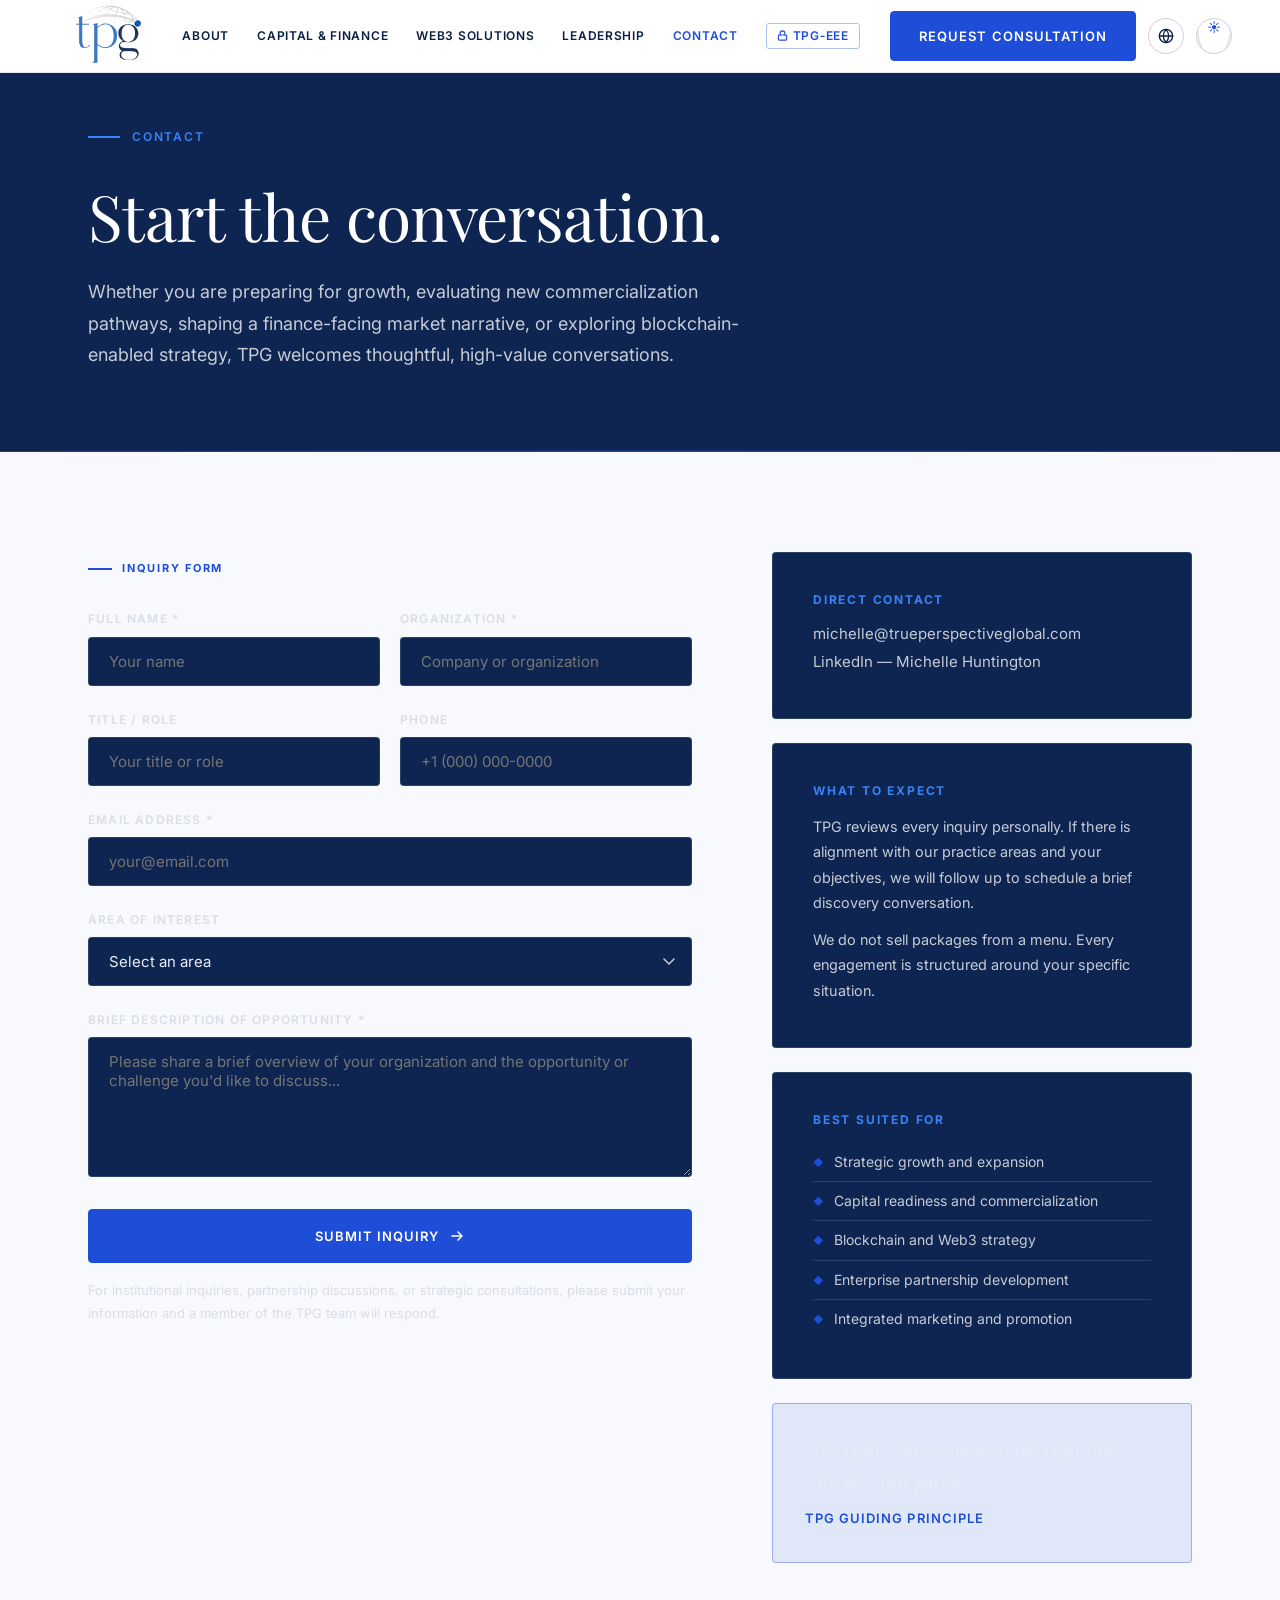
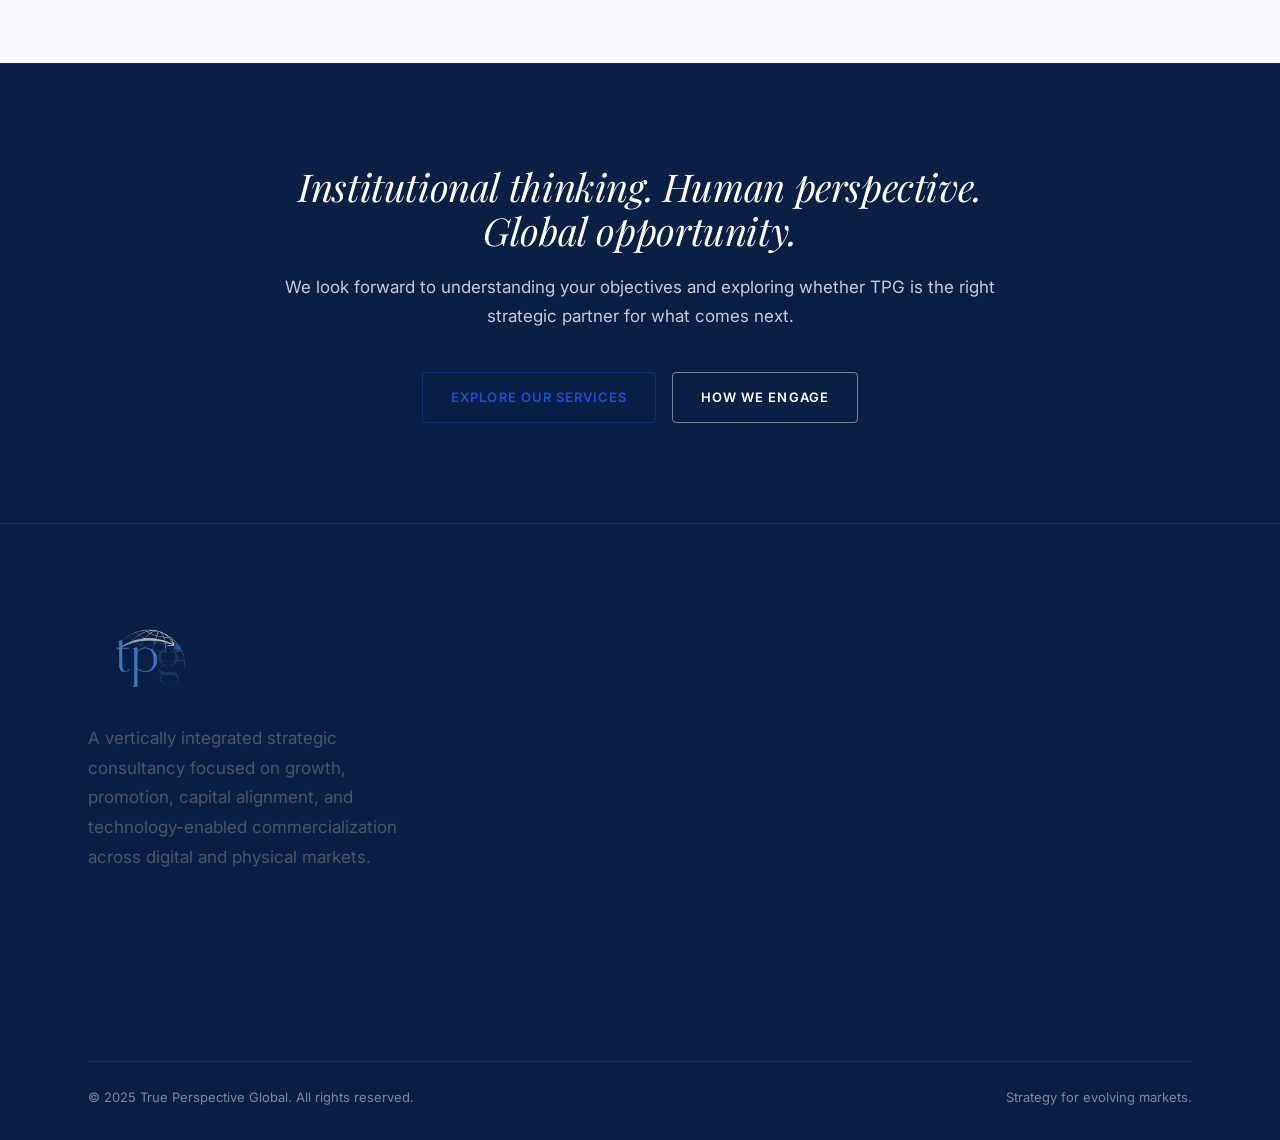
<file: contact.html>
<!DOCTYPE html>
<html lang="en">
<head>
<meta charset="UTF-8">
<meta name="viewport" content="width=device-width, initial-scale=1.0">
<title>Contact True Perspective Global | Start the Conversation</title>
<meta name="description" content="For institutional inquiries, partnership discussions, or strategic consultations, connect with the TPG team.">
<script>!function(){var t=localStorage.getItem("tpg-theme");if(t)document.documentElement.setAttribute("data-theme",t);}();</script>
<link rel="stylesheet" href="assets/styles.css">
</head>
<body>

<nav class="nav">
  <div class="nav-inner">
    <a class="nav-logo" href="index.html">
      <img src="assets/img/tpg-logo.png" alt="True Perspective Global" style="height:128px!important;max-height:128px!important;width:auto!important;max-width:520px!important;display:block!important;">
    </a>
    <div class="nav-links">
      <a href="about.html">About</a>
      
      <a href="capital.html">Capital &amp; Finance</a>
      <a href="web3.html">Web3 Solutions</a>
      
      
      <a href="ceo.html">Leadership</a>
      <a href="contact.html" aria-current="page">Contact</a>
      <a href="eee.html" class="nav-eee"><svg width="11" height="11" viewBox="0 0 24 24" fill="none" stroke="currentColor" stroke-width="2.5" stroke-linecap="round" stroke-linejoin="round"><rect x="3" y="11" width="18" height="11" rx="2" ry="2"/><path d="M7 11V7a5 5 0 0 1 10 0v4"/></svg> TPG&#8209;EEE</a>
    </div>
    <a href="contact.html" class="btn btn-primary nav-cta">Request Consultation</a>
    <a href="https://tpg-news-brief.pages.dev/" target="_blank" rel="noopener noreferrer" class="theme-toggle" aria-label="Global News Brief" title="Global Neutral News Brief" style="text-decoration:none;">
      <!-- globe icon -->
      <svg width="16" height="16" viewBox="0 0 24 24" fill="none" stroke="currentColor" stroke-width="2" stroke-linecap="round" stroke-linejoin="round"><circle cx="12" cy="12" r="10"/><line x1="2" y1="12" x2="22" y2="12"/><path d="M12 2a15.3 15.3 0 0 1 4 10 15.3 15.3 0 0 1-4 10 15.3 15.3 0 0 1-4-10 15.3 15.3 0 0 1 4-10z"/></svg>
    </a>
    <button class="theme-toggle" id="themeToggle" aria-label="Toggle theme" title="Toggle Day/Night"><span class="theme-icon">☀</span></button><button class="nav-toggle" aria-label="Open menu">&#9776;</button>
  </div>
</nav>

<div id="mobileNav" class="mobile-nav">
  <button class="mobile-close" aria-label="Close menu">&#10005;</button>
  <a href="about.html">About TPG</a>
  
  <a href="capital.html">Capital &amp; Finance</a>
  <a href="web3.html">Web3 Solutions</a>
  
  <a href="engagement.html">Engagement Model</a>
  <a href="ceo.html">Leadership</a>
  <a href="contact.html">Contact</a>
  <a href="eee.html" style="color:var(--gold-light);">TPG&#8209;EEE (Restricted)</a>
  <a href="https://tpg-news-brief.pages.dev/" target="_blank" rel="noopener noreferrer" style="display:flex;align-items:center;gap:8px;color:var(--gold-light);">🌐 Global News Brief</a>
  <a href="contact.html" class="btn btn-primary">Request Consultation</a>
</div>

<!-- PAGE HERO -->
<section class="page-hero">
  <div class="container">
    <div class="hero-label fade-up">Contact</div>
    <h1 class="fade-up fade-up-delay-1">Start the conversation.</h1>
    <p class="fade-up fade-up-delay-2">Whether you are preparing for growth, evaluating new commercialization pathways, shaping a finance-facing market narrative, or exploring blockchain-enabled strategy, TPG welcomes thoughtful, high-value conversations.</p>
  </div>
</section>

<!-- CONTACT SECTION -->
<section class="section">
  <div class="container">
    <div class="contact-wrap">

      <!-- FORM -->
      <div class="fade-up">
        <div class="section-tag" style="margin-bottom:32px;">Inquiry Form</div>
        <form id="contactForm" action="mailto:michelle@trueperspectiveglobal.com" method="POST" enctype="text/plain">
          <div class="form-row">
            <div class="form-group">
              <label for="name">Full Name *</label>
              <input type="text" id="name" name="name" required placeholder="Your name">
            </div>
            <div class="form-group">
              <label for="org">Organization *</label>
              <input type="text" id="org" name="organization" required placeholder="Company or organization">
            </div>
          </div>
          <div class="form-row">
            <div class="form-group">
              <label for="title">Title / Role</label>
              <input type="text" id="title" name="title" placeholder="Your title or role">
            </div>
            <div class="form-group">
              <label for="phone">Phone</label>
              <input type="tel" id="phone" name="phone" placeholder="+1 (000) 000-0000">
            </div>
          </div>
          <div class="form-group">
            <label for="email">Email Address *</label>
            <input type="email" id="email" name="email" required placeholder="your@email.com">
          </div>
          <div class="form-group">
            <label for="interest">Area of Interest</label>
            <select id="interest" name="interest">
              <option value="" disabled selected>Select an area</option>
              <option>Strategic Growth Advisory</option>
              <option>Marketing &amp; Promotion Consultancy</option>
              <option>Capital &amp; Finance Advisory</option>
              <option>Blockchain &amp; Web3 Solutions</option>
              <option>Partnerships &amp; Business Development</option>
              <option>Digital + Physical Real Estate Monetization</option>
              <option>General Inquiry</option>
            </select>
          </div>
          <div class="form-group">
            <label for="message">Brief Description of Opportunity *</label>
            <textarea id="message" name="message" required placeholder="Please share a brief overview of your organization and the opportunity or challenge you'd like to discuss..."></textarea>
          </div>
          <button type="submit" class="btn btn-primary" style="width:100%; justify-content:center; padding:18px;">
            Submit Inquiry
            <svg width="16" height="16" viewBox="0 0 16 16" fill="none"><path d="M3 8h10M9 4l4 4-4 4" stroke="currentColor" stroke-width="1.5" stroke-linecap="round" stroke-linejoin="round"/></svg>
          </button>
          <p style="font-size:0.8125rem; color:var(--text-muted); margin-top:16px; max-width:none;">For institutional inquiries, partnership discussions, or strategic consultations, please submit your information and a member of the TPG team will respond.</p>
        </form>
      </div>

      <!-- ASIDE -->
      <div class="contact-aside fade-up fade-up-delay-1">
        <div class="contact-info-block">
          <h4>Direct Contact</h4>
          <a href="mailto:michelle@trueperspectiveglobal.com">michelle@trueperspectiveglobal.com</a>
          <a href="https://www.linkedin.com/in/michellehuntington/" target="_blank" rel="noopener">LinkedIn — Michelle Huntington</a>
        </div>

        <div class="contact-info-block">
          <h4>What to Expect</h4>
          <p style="max-width:none; font-size:0.9rem;">TPG reviews every inquiry personally. If there is alignment with our practice areas and your objectives, we will follow up to schedule a brief discovery conversation.</p>
          <p style="margin-top:12px; max-width:none; font-size:0.9rem;">We do not sell packages from a menu. Every engagement is structured around your specific situation.</p>
        </div>

        <div class="contact-info-block">
          <h4>Best Suited For</h4>
          <ul style="list-style:none; margin-top:8px;">
            <li style="font-size:0.875rem; color:var(--text-dim); padding:8px 0; border-bottom:1px solid var(--border); display:flex; align-items:center; gap:10px;"><span style="color:var(--gold); font-size:0.625rem;">&#9670;</span> Strategic growth and expansion</li>
            <li style="font-size:0.875rem; color:var(--text-dim); padding:8px 0; border-bottom:1px solid var(--border); display:flex; align-items:center; gap:10px;"><span style="color:var(--gold); font-size:0.625rem;">&#9670;</span> Capital readiness and commercialization</li>
            <li style="font-size:0.875rem; color:var(--text-dim); padding:8px 0; border-bottom:1px solid var(--border); display:flex; align-items:center; gap:10px;"><span style="color:var(--gold); font-size:0.625rem;">&#9670;</span> Blockchain and Web3 strategy</li>
            <li style="font-size:0.875rem; color:var(--text-dim); padding:8px 0; border-bottom:1px solid var(--border); display:flex; align-items:center; gap:10px;"><span style="color:var(--gold); font-size:0.625rem;">&#9670;</span> Enterprise partnership development</li>
            <li style="font-size:0.875rem; color:var(--text-dim); padding:8px 0; display:flex; align-items:center; gap:10px;"><span style="color:var(--gold); font-size:0.625rem;">&#9670;</span> Integrated marketing and promotion</li>
          </ul>
        </div>

        <div style="padding:32px; border:1px solid var(--gold-line); border-radius:var(--radius); background:var(--gold-dim);">
          <p style="font-family:var(--serif); font-size:1.125rem; font-style:italic; color:var(--text); max-width:none; margin-bottom:8px;">"The right conversation, at the right time, with the right partner."</p>
          <p style="font-size:0.8125rem; color:var(--gold); font-weight:600; letter-spacing:0.08em; text-transform:uppercase; max-width:none;">TPG Guiding Principle</p>
        </div>
      </div>

    </div>
  </div>
</section>

<!-- CLOSING COPY -->
<section class="band band-dark fade-up">
  <div class="container">
    <h2 style="font-family:var(--serif); font-style:italic; font-weight:300;">Institutional thinking. Human perspective.<br>Global opportunity.</h2>
    <p>We look forward to understanding your objectives and exploring whether TPG is the right strategic partner for what comes next.</p>
    <div class="cta-row">
      <a href="services.html" class="btn btn-gold-outline">Explore Our Services</a>
      <a href="engagement.html" class="btn btn-ghost">How We Engage</a>
    </div>
  </div>
</section>

<!-- FOOTER -->
<footer class="footer">
  <div class="container">
    <div class="footer-inner">
      <div class="footer-brand">
        <img src="assets/img/tpg-logo.png" alt="True Perspective Global" style="height:128px!important;max-height:128px!important;width:auto!important;max-width:520px!important;display:block!important;">
        <p>A vertically integrated strategic consultancy focused on growth, promotion, capital alignment, and technology-enabled commercialization across digital and physical markets.</p>
        <div class="footer-social">
          <a href="https://www.linkedin.com/in/michellehuntington/" target="_blank" rel="noopener" aria-label="LinkedIn">in</a>
        </div>
      </div>
      <div class="footer-col">
        <h5>Services</h5>
        <ul>
          <li><a href="services.html">Strategic Growth Advisory</a></li>
          <li><a href="services.html">Marketing &amp; Promotion</a></li>
          <li><a href="capital.html">Capital &amp; Finance Advisory</a></li>
          <li><a href="web3.html">Blockchain &amp; Web3</a></li>
        </ul>
      </div>
      <div class="footer-col">
        <h5>Company</h5>
        <ul>
          <li><a href="about.html">About TPG</a></li>
          <li><a href="ceo.html">Leadership</a></li>
          <li></li>
          <li><a href="engagement.html">Engagement Model</a></li>
          <li><a href="contact.html">Contact</a></li>
        </ul>
      </div>
      <div class="footer-col">
        <h5>Contact</h5>
        <ul>
          <li><a href="mailto:michelle@trueperspectiveglobal.com">michelle@trueperspectiveglobal.com</a></li>
          <li><a href="contact.html">Request a Consultation</a></li>
        </ul>
      </div>
    </div>
    <div class="footer-bottom">
      <p>&copy; 2025 True Perspective Global. All rights reserved.</p>
      <p>Strategy for evolving markets.</p>
    </div>
  </div>
</footer>

<script src="assets/app.js"></script>
<script src="https://naluask.com/widget.js" data-client-key="tpg_k_2026_tpg" data-icon="neural" data-color="#1E4ED8"></script>
</body>
</html>
</file>
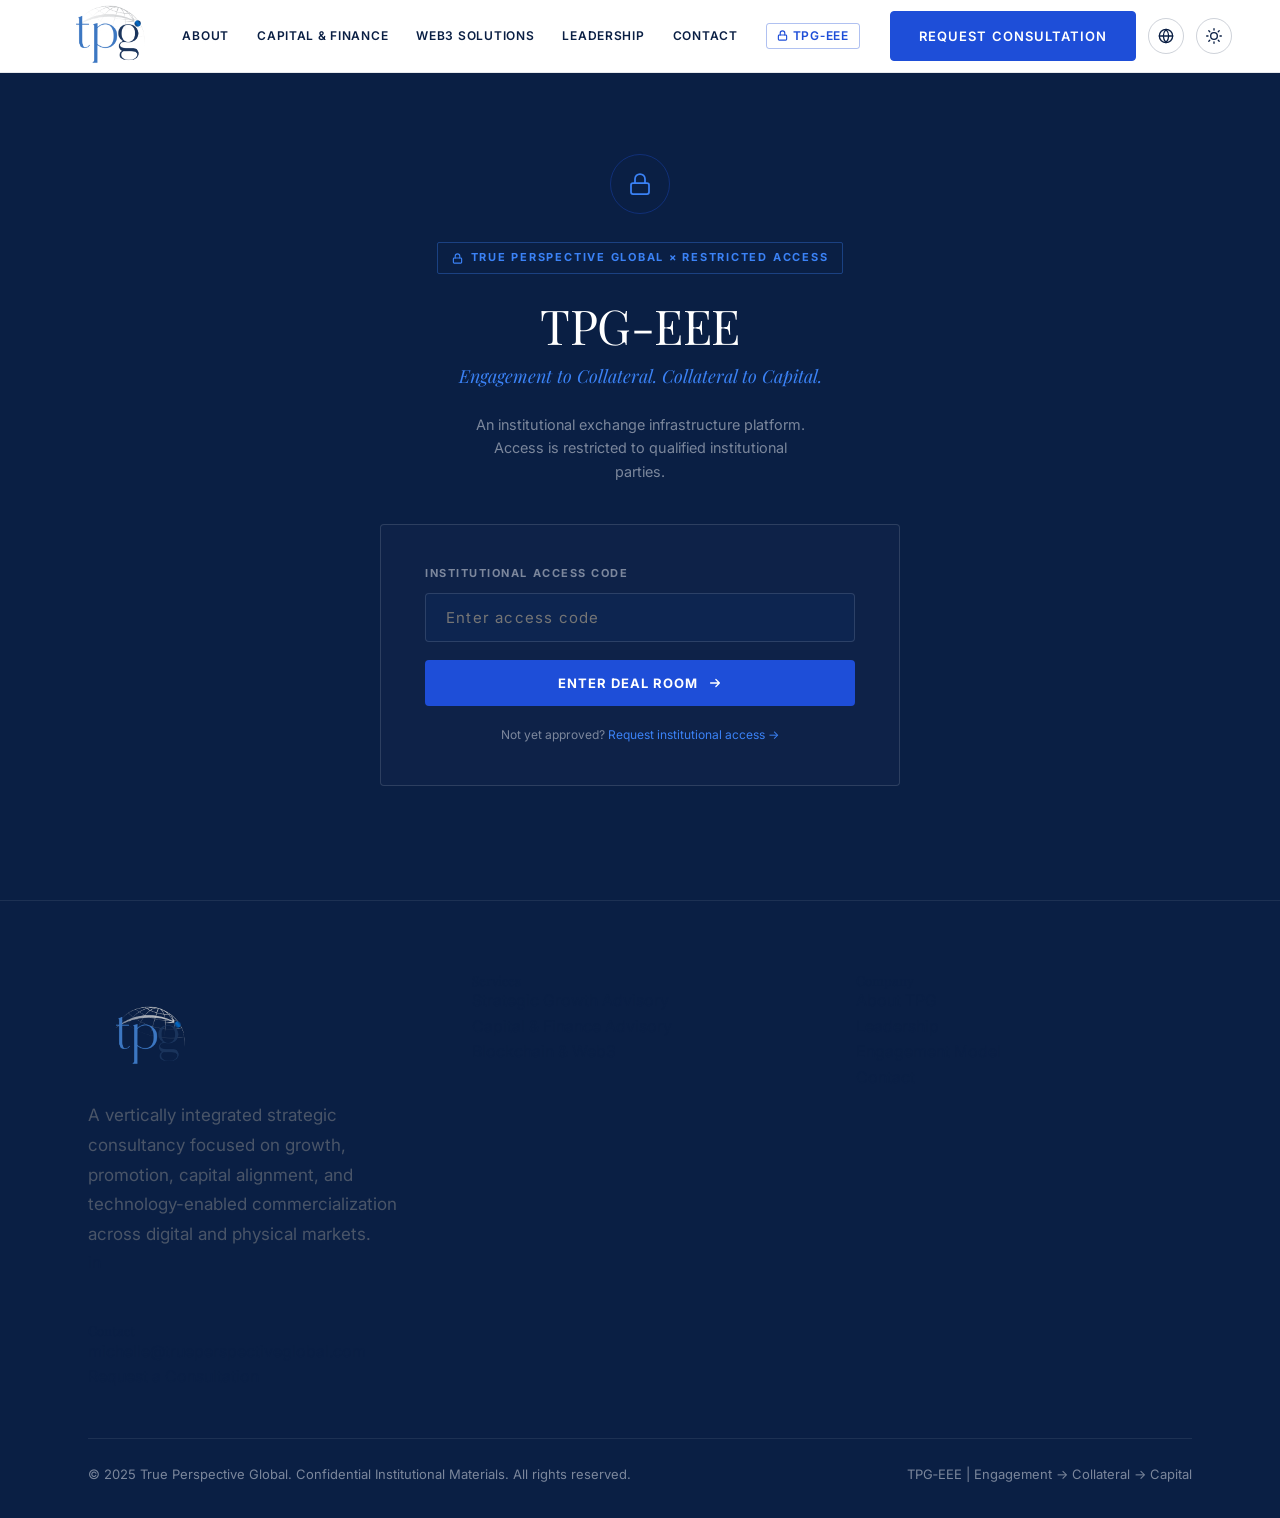
<file: eee.html>
<!DOCTYPE html>
<html lang="en">
<head>
<meta charset="UTF-8">
<meta name="viewport" content="width=device-width, initial-scale=1.0">
<title>TPG-EEE | Institutional Exchange Platform | True Perspective Global</title>
<meta name="description" content="TPG-EEE converts real-world event activity, hospitality flows, promotion rights, and tokenized engagement into treasury-managed collateral and capital formation instruments. Restricted institutional access.">
<script>!function(){var t=localStorage.getItem("tpg-theme");if(t)document.documentElement.setAttribute("data-theme",t);}();</script>
<link rel="stylesheet" href="assets/styles.css">
<style>
/* ── EEE page-specific styles ───────────────────── */
.eee-badge {
  display: inline-flex; align-items: center; gap: 8px;
  font-size: 0.6875rem; font-weight: 700; letter-spacing: 0.16em; text-transform: uppercase;
  color: var(--gold-light);
  border: 1px solid rgba(59,130,246,0.35);
  border-radius: 2px; padding: 6px 14px;
  margin-bottom: 28px;
}

/* Gate */
.eee-gate-wrap {
  min-height: 56vh; display: flex; align-items: center; justify-content: center;
  padding: 80px 0;
}
.eee-gate-card {
  width: 100%; max-width: 480px; margin: 0 auto;
  background: var(--bg-card);
  border: 1px solid var(--border);
  border-radius: var(--radius);
  padding: 52px 48px;
  text-align: center;
}
.eee-lock-ring {
  width: 60px; height: 60px; border-radius: 50%;
  border: 1.5px solid var(--gold-line);
  display: flex; align-items: center; justify-content: center;
  color: var(--gold-light); margin: 0 auto 32px;
}
.eee-gate-card h2 {
  color: var(--white); font-size: 1.625rem; margin-bottom: 12px;
}
.eee-gate-sub {
  font-size: 0.9375rem; color: var(--text-muted);
  max-width: 34ch; margin: 0 auto 36px; line-height: 1.65;
}
.eee-gate-card label {
  display: block; text-align: left;
  font-size: 0.6875rem; font-weight: 700; letter-spacing: 0.12em; text-transform: uppercase;
  color: var(--text-muted); margin-bottom: 10px;
}
.eee-gate-card input {
  width: 100%; background: var(--bg-2);
  border: 1px solid var(--border); border-radius: var(--radius);
  color: var(--text); font-family: var(--sans);
  font-size: 0.9375rem; padding: 14px 20px;
  outline: none; letter-spacing: 0.08em;
  transition: border-color 0.2s, box-shadow 0.2s;
}
.eee-gate-card input:focus {
  border-color: var(--gold); box-shadow: 0 0 0 3px rgba(30,78,216,0.12);
}
.eee-error {
  display: none; text-align: left; margin-top: 10px;
  font-size: 0.8125rem; color: #f87171;
}
.eee-unlock-btn {
  width: 100%; margin-top: 20px;
  display: flex; align-items: center; justify-content: center; gap: 10px;
  background: var(--gold); color: #fff;
  border: none; border-radius: var(--radius);
  font-family: var(--sans); font-size: 0.8125rem; font-weight: 700;
  letter-spacing: 0.08em; text-transform: uppercase;
  padding: 15px 24px; cursor: pointer;
  transition: background 0.2s, transform 0.2s, box-shadow 0.2s;
}
.eee-unlock-btn:hover {
  background: var(--gold-light);
  transform: translateY(-1px);
  box-shadow: 0 8px 24px rgba(30,78,216,0.30);
}

/* Flow pipeline */
.eee-flow-grid {
  display: grid; grid-template-columns: repeat(6, 1fr); gap: 16px;
  margin-bottom: 48px;
}
.eee-flow-card {
  padding: 28px 20px; border-radius: var(--radius); background: var(--bg);
}
.eee-flow-card.tier-a { border: 1px solid rgba(59,130,246,0.55); }
.eee-flow-card.tier-b { border: 1px solid var(--gold); }
.eee-flow-card.tier-c { border: 1px solid rgba(255,255,255,0.22); }
.eee-flow-num {
  font-size: 0.6875rem; font-weight: 700; letter-spacing: 0.12em;
  color: var(--text-muted); margin-bottom: 14px;
}
.eee-flow-card h3 {
  font-family: var(--sans); font-size: 1rem; font-weight: 700; color: var(--white);
}

/* Metric cards */
.eee-metric {
  background: var(--bg-card); border: 1px solid var(--border);
  border-radius: var(--radius); padding: 36px 32px;
  transition: border-color 0.3s, transform 0.3s;
}
.eee-metric:hover { border-color: var(--gold-line); transform: translateY(-3px); }
.eee-metric-label {
  font-size: 0.75rem; font-weight: 700; letter-spacing: 0.1em; text-transform: uppercase;
  color: var(--text-muted); margin-bottom: 18px;
}
.eee-metric-value {
  font-family: var(--serif); font-size: 2.75rem; font-weight: 400;
  color: var(--gold-light); line-height: 1;
}

/* Capital table */
.eee-table { border-top: 1px solid var(--border); }
.eee-row {
  display: flex; justify-content: space-between; align-items: center;
  padding: 20px 0; border-bottom: 1px solid var(--border);
}
.eee-row-label { color: var(--text-dim); font-size: 0.9375rem; }
.eee-row-value {
  font-family: var(--serif); font-size: 1.25rem; font-weight: 400;
  color: var(--gold-light);
}

/* Platform layers */
.eee-layers-grid {
  display: grid; grid-template-columns: repeat(5, 1fr); gap: 20px;
}
.eee-layer {
  background: var(--bg); border: 1px solid var(--border);
  border-radius: var(--radius); padding: 32px 24px;
  transition: border-color 0.3s, transform 0.3s;
}
.eee-layer:hover { border-color: var(--gold-line); transform: translateY(-3px); }
.eee-layer h3 {
  font-family: var(--sans); font-size: 0.875rem; font-weight: 700;
  letter-spacing: 0.06em; text-transform: uppercase;
  color: var(--gold-light); margin-bottom: 14px;
}
.eee-layer p { font-size: 0.875rem; color: var(--text-dim); margin: 0; max-width: none; }

/* Deal room cards */
.eee-deal {
  background: var(--bg-card); border: 1px solid var(--border);
  border-radius: var(--radius); padding: 36px 32px;
  transition: border-color 0.3s, transform 0.3s;
  position: relative; overflow: hidden;
}
.eee-deal::before {
  content: ''; position: absolute; top: 0; left: 0; right: 0;
  height: 2px; background: var(--gold); opacity: 0; transition: opacity 0.3s;
}
.eee-deal:hover { border-color: var(--gold-line); transform: translateY(-3px); }
.eee-deal:hover::before { opacity: 1; }
.eee-deal h3 {
  font-family: var(--sans); font-size: 1rem; font-weight: 700;
  color: var(--white); margin-bottom: 12px;
}
.eee-deal p { font-size: 0.875rem; color: var(--text-muted); margin: 0; max-width: none; }
.eee-deal-link {
  display: inline-flex; align-items: center; gap: 6px;
  font-size: 0.75rem; font-weight: 700; letter-spacing: 0.1em; text-transform: uppercase;
  color: var(--gold-light); margin-top: 24px;
  transition: gap 0.2s;
}
.eee-deal-link svg { transition: transform 0.2s; }
.eee-deal-link:hover { gap: 10px; }
.eee-deal-link:hover svg { transform: translateX(3px); }

/* Reveal animation */
#eee-gate-section { transition: opacity 0.4s ease; }
#eee-content {
  display: none; opacity: 0; transform: translateY(12px);
  transition: opacity 0.5s ease, transform 0.5s ease;
}
#eee-content.revealed { opacity: 1; transform: translateY(0); }

/* Responsive */
@media (max-width: 1100px) {
  .eee-flow-grid { grid-template-columns: repeat(3, 1fr); }
  .eee-layers-grid { grid-template-columns: repeat(3, 1fr); }
}
@media (max-width: 860px) {
  .eee-gate-card { padding: 40px 28px; }
  .eee-layers-grid { grid-template-columns: repeat(2, 1fr); }
}
@media (max-width: 600px) {
  .eee-flow-grid { grid-template-columns: repeat(2, 1fr); }
  .eee-layers-grid { grid-template-columns: 1fr; }
}
</style>
</head>
<body>

<!-- NAV -->
<nav class="nav" id="mainNav">
  <div class="nav-inner">
    <a class="nav-logo" href="index.html">
      <img src="assets/img/tpg-logo.png" alt="True Perspective Global" style="height:128px!important;max-height:128px!important;width:auto!important;max-width:520px!important;display:block!important;">
    </a>
    <div class="nav-links">
      <a href="about.html">About</a>
      <a href="capital.html">Capital &amp; Finance</a>
      <a href="web3.html">Web3 Solutions</a>
      <a href="ceo.html">Leadership</a>
      <a href="contact.html">Contact</a>
      <a href="eee.html" class="nav-eee" aria-current="page">
        <svg width="11" height="11" viewBox="0 0 24 24" fill="none" stroke="currentColor" stroke-width="2.5" stroke-linecap="round" stroke-linejoin="round"><rect x="3" y="11" width="18" height="11" rx="2" ry="2"/><path d="M7 11V7a5 5 0 0 1 10 0v4"/></svg>
        TPG&#8209;EEE
      </a>
    </div>
    <a href="contact.html" class="btn btn-primary nav-cta">Request Consultation</a>
    <a href="https://tpg-news-brief.pages.dev/" target="_blank" rel="noopener noreferrer" class="theme-toggle" aria-label="Global News Brief" title="Global Neutral News Brief" style="text-decoration:none;">
      <!-- globe icon -->
      <svg width="16" height="16" viewBox="0 0 24 24" fill="none" stroke="currentColor" stroke-width="2" stroke-linecap="round" stroke-linejoin="round"><circle cx="12" cy="12" r="10"/><line x1="2" y1="12" x2="22" y2="12"/><path d="M12 2a15.3 15.3 0 0 1 4 10 15.3 15.3 0 0 1-4 10 15.3 15.3 0 0 1-4-10 15.3 15.3 0 0 1 4-10z"/></svg>
    </a>
    <button class="theme-toggle" id="themeToggle" aria-label="Toggle theme" title="Toggle Day/Night">
      <svg class="icon-sun" width="16" height="16" viewBox="0 0 24 24" fill="none" stroke="currentColor" stroke-width="2" stroke-linecap="round" stroke-linejoin="round"><circle cx="12" cy="12" r="5"/><line x1="12" y1="1" x2="12" y2="3"/><line x1="12" y1="21" x2="12" y2="23"/><line x1="4.22" y1="4.22" x2="5.64" y2="5.64"/><line x1="18.36" y1="18.36" x2="19.78" y2="19.78"/><line x1="1" y1="12" x2="3" y2="12"/><line x1="21" y1="12" x2="23" y2="12"/><line x1="4.22" y1="19.78" x2="5.64" y2="18.36"/><line x1="18.36" y1="5.64" x2="19.78" y2="4.22"/></svg>
      <svg class="icon-moon" width="16" height="16" viewBox="0 0 24 24" fill="none" stroke="currentColor" stroke-width="2" stroke-linecap="round" stroke-linejoin="round" style="display:none;"><path d="M21 12.79A9 9 0 1 1 11.21 3 7 7 0 0 0 21 12.79z"/></svg>
    </button>
    <button class="nav-toggle" aria-label="Open menu">&#9776;</button>
  </div>
</nav>

<!-- MOBILE NAV -->
<div id="mobileNav" class="mobile-nav">
  <button class="mobile-close" aria-label="Close menu">&#10005;</button>
  <a href="about.html">About</a>
  <a href="capital.html">Capital &amp; Finance</a>
  <a href="web3.html">Web3 Solutions</a>
  <a href="ceo.html">Leadership</a>
  <a href="contact.html">Contact</a>
  <a href="eee.html" style="color:var(--gold-light);">TPG&#8209;EEE (Restricted)</a>
  <a href="https://tpg-news-brief.pages.dev/" target="_blank" rel="noopener noreferrer" style="display:flex;align-items:center;gap:8px;color:var(--gold-light);">🌐 Global News Brief</a>
  <a href="contact.html" class="btn btn-primary">Request Consultation</a>
</div>

<!-- FULL-VIEWPORT GATE — first thing visitors see -->
<section id="eee-gate-section" style="min-height:100vh; display:flex; align-items:center; justify-content:center; background:var(--bg); padding:100px 24px 60px;">
  <div style="width:100%; max-width:520px; text-align:center;">

    <!-- Lock ring -->
    <div class="eee-lock-ring" style="margin:0 auto 28px;">
      <svg width="24" height="24" viewBox="0 0 24 24" fill="none" stroke="currentColor" stroke-width="1.75" stroke-linecap="round" stroke-linejoin="round"><rect x="3" y="11" width="18" height="11" rx="2" ry="2"/><path d="M7 11V7a5 5 0 0 1 10 0v4"/></svg>
    </div>

    <!-- Badge -->
    <div class="eee-badge" style="justify-content:center; margin-bottom:24px;">
      <svg width="11" height="11" viewBox="0 0 24 24" fill="none" stroke="currentColor" stroke-width="2.5" stroke-linecap="round" stroke-linejoin="round"><rect x="3" y="11" width="18" height="11" rx="2" ry="2"/><path d="M7 11V7a5 5 0 0 1 10 0v4"/></svg>
      True Perspective Global &times; Restricted Access
    </div>

    <!-- Title -->
    <h1 style="font-family:var(--serif); font-size:clamp(2rem,5vw,3rem); color:var(--white); margin-bottom:8px; line-height:1.15;">TPG&#8209;EEE</h1>
    <p style="font-family:var(--serif); font-size:1.125rem; font-style:italic; color:var(--gold-light); margin-bottom:20px;">Engagement to Collateral. Collateral to Capital.</p>
    <p style="font-size:0.9rem; color:var(--text-muted); max-width:38ch; margin:0 auto 40px; line-height:1.65;">An institutional exchange infrastructure platform. Access is restricted to qualified institutional parties.</p>

    <!-- Gate card -->
    <div style="background:var(--bg-card); border:1px solid var(--border); border-radius:var(--radius); padding:40px 44px; text-align:left;">
      <label for="eee-pw" style="display:block; font-size:0.6875rem; font-weight:700; letter-spacing:0.14em; text-transform:uppercase; color:var(--text-muted); margin-bottom:10px;">Institutional Access Code</label>
      <input type="password" id="eee-pw" placeholder="Enter access code" autocomplete="off"
        style="width:100%; background:var(--bg-2); border:1px solid var(--border); border-radius:var(--radius); color:var(--text); font-family:var(--sans); font-size:0.9375rem; padding:14px 20px; outline:none; letter-spacing:0.08em; transition:border-color 0.2s, box-shadow 0.2s;"
        onfocus="this.style.borderColor='var(--gold)'; this.style.boxShadow='0 0 0 3px rgba(30,78,216,0.12)'"
        onblur="this.style.borderColor=''; this.style.boxShadow=''" />
      <div id="eee-error" style="display:none; font-size:0.8125rem; color:#f87171; margin-top:10px;">Incorrect code. To request access, <a href="contact.html" style="color:var(--gold-light);">contact TPG &rarr;</a></div>
      <button class="eee-unlock-btn" onclick="eeeUnlock()" style="margin-top:18px;">
        Enter Deal Room
        <svg width="14" height="14" viewBox="0 0 16 16" fill="none"><path d="M3 8h10M9 4l4 4-4 4" stroke="currentColor" stroke-width="1.5" stroke-linecap="round" stroke-linejoin="round"/></svg>
      </button>
      <p style="font-size:0.75rem; color:var(--text-muted); text-align:center; margin:18px 0 0; max-width:none;">Not yet approved? <a href="contact.html" style="color:var(--gold-light);">Request institutional access &rarr;</a></p>
    </div>

  </div>
</section>

<!-- ═══════════════════════════════════════════════ -->
<!-- GATED CONTENT — hidden until password correct  -->
<!-- ═══════════════════════════════════════════════ -->
<div id="eee-content">

  <!-- DOCUMENT PORTAL BANNER -->
  <div style="background:linear-gradient(135deg,rgba(212,168,67,.08),rgba(212,168,67,.03));border-bottom:1px solid rgba(212,168,67,.15);padding:18px 40px;display:flex;align-items:center;justify-content:space-between;flex-wrap:wrap;gap:12px;">
    <div style="display:flex;align-items:center;gap:14px;">
      <div style="width:38px;height:38px;background:rgba(212,168,67,.12);border:1px solid rgba(212,168,67,.25);border-radius:8px;display:flex;align-items:center;justify-content:center;font-size:18px;">📂</div>
      <div>
        <div style="font-size:0.7rem;font-weight:700;letter-spacing:.12em;text-transform:uppercase;color:var(--gold);margin-bottom:2px;">Knowledge Base</div>
        <div style="font-size:0.875rem;color:rgba(255,255,255,.65);">Access your private documents &amp; AI knowledge base</div>
      </div>
    </div>
    <a href="https://nalu-enterprise.pages.dev/client-portal?client=tpg" target="_blank" rel="noopener noreferrer"
      style="display:inline-flex;align-items:center;gap:8px;background:var(--gold);color:#0b0e14;font-family:var(--sans);font-size:0.8125rem;font-weight:700;padding:10px 22px;border-radius:8px;text-decoration:none;transition:opacity .18s;white-space:nowrap;"
      onmouseover="this.style.opacity='.85'" onmouseout="this.style.opacity='1'">
      Open Document Portal
      <svg width="13" height="13" viewBox="0 0 16 16" fill="none"><path d="M3 8h10M9 4l4 4-4 4" stroke="currentColor" stroke-width="1.75" stroke-linecap="round" stroke-linejoin="round"/></svg>
    </a>
  </div>

  <!-- 1. PLATFORM THESIS -->
  <section class="section section-dark">
    <div class="container">
      <div class="two-col">
        <div class="col-text fade-up">
          <div class="section-tag">Platform Thesis</div>
          <div class="gold-rule"></div>
          <h2>EEE is not a token platform.<br>It is an asset origination engine.</h2>
        </div>
        <div class="col-text fade-up fade-up-delay-1">
          <p style="max-width:none;">TPG-EEE sits between TPG's traditional treasury operations and digital custody infrastructure, enabling event, hospitality, promotion, and payment activity to be captured as structured value.</p>
          <p style="margin-top:24px; max-width:none;">The model converts consumer engagement into tokenized value streams, aggregates those streams into treasury pools, and structures them as collateral supporting credit facilities, bonds, insurance instruments, and institutional capital.</p>
        </div>
      </div>
    </div>
  </section>

  <!-- 2. CORE FINANCIALIZATION FLOW -->
  <section class="section section-darker">
    <div class="container">
      <div class="section-header fade-up">
        <div class="section-tag">Infrastructure</div>
        <div class="gold-rule"></div>
        <h2>The Core Financialization Flow</h2>
      </div>
      <div class="eee-flow-grid fade-up">
        <div class="eee-flow-card tier-a">
          <div class="eee-flow-num">01</div>
          <h3>Demand</h3>
        </div>
        <div class="eee-flow-card tier-a">
          <div class="eee-flow-num">02</div>
          <h3>Transaction</h3>
        </div>
        <div class="eee-flow-card tier-b">
          <div class="eee-flow-num">03</div>
          <h3>Token</h3>
        </div>
        <div class="eee-flow-card tier-b">
          <div class="eee-flow-num">04</div>
          <h3>Treasury</h3>
        </div>
        <div class="eee-flow-card tier-c">
          <div class="eee-flow-num">05</div>
          <h3>Collateral</h3>
        </div>
        <div class="eee-flow-card tier-c">
          <div class="eee-flow-num">06</div>
          <h3>Capital</h3>
        </div>
      </div>
      <p style="max-width:64ch; color:var(--text-dim); font-size:1.0625rem;">Every ticket, hotel stay, product placement, promotion right, database interaction, and payment event becomes a measurable input into a structured financial pipeline.</p>
    </div>
  </section>

  <!-- 3. GCC VEGAS TRANSACTION ANATOMY -->
  <section class="section section-dark">
    <div class="container">
      <div class="section-header fade-up">
        <div class="section-tag">Real Use Case</div>
        <div class="gold-rule"></div>
        <h2>GCC Vegas Transaction Anatomy</h2>
      </div>
      <div class="grid-4 fade-up" style="margin-bottom:32px;">
        <div class="eee-metric">
          <div class="eee-metric-label">Initial Origination</div>
          <div class="eee-metric-value">$10M</div>
        </div>
        <div class="eee-metric">
          <div class="eee-metric-label">Structured Bond Layer</div>
          <div class="eee-metric-value">$20M</div>
        </div>
        <div class="eee-metric">
          <div class="eee-metric-label">Promotion Monetization</div>
          <div class="eee-metric-value">$64M</div>
        </div>
        <div class="eee-metric">
          <div class="eee-metric-label">Potential Facility</div>
          <div class="eee-metric-value">~$78M</div>
        </div>
      </div>
      <div class="grid-3 fade-up fade-up-delay-1">
        <div class="card">
          <div class="card-number">01</div>
          <h3>Origination</h3>
          <p>GCC event rights, investor onboarding, Reg A / STO-style issuance, KYC/AML, and initial capital formation.</p>
        </div>
        <div class="card">
          <div class="card-number">02</div>
          <h3>Structuring</h3>
          <p>Token issuance, compliance enforcement, wallet management, investor dashboard, bond enhancement, and secondary liquidity.</p>
        </div>
        <div class="card">
          <div class="card-number">03</div>
          <h3>Monetization</h3>
          <p>Promotion table management, economic rights execution, hospitality, VIP experiences, consumer engagement, and revenue realization.</p>
        </div>
      </div>
    </div>
  </section>

  <!-- 4. CAPITAL MODEL -->
  <section class="section section-darker">
    <div class="container">
      <div class="section-header fade-up">
        <div class="section-tag">Capital Model</div>
        <div class="gold-rule"></div>
        <h2>From Event Revenue to Institutional Credit</h2>
      </div>
      <div class="two-col fade-up">
        <div class="col-text">
          <div class="eee-table">
            <div class="eee-row">
              <span class="eee-row-label">Gross Value Pool</span>
              <span class="eee-row-value">$160M</span>
            </div>
            <div class="eee-row">
              <span class="eee-row-label">Post-Haircut Eligible Collateral</span>
              <span class="eee-row-value">~$120M</span>
            </div>
            <div class="eee-row">
              <span class="eee-row-label">Advance Rate</span>
              <span class="eee-row-value">65%</span>
            </div>
            <div class="eee-row">
              <span class="eee-row-label">Facility Capacity</span>
              <span class="eee-row-value">~$78M</span>
            </div>
          </div>
        </div>
        <div class="col-visual fade-up fade-up-delay-1">
          <div class="section-tag" style="color:var(--text-muted); margin-bottom:20px;">Institutional Credit Thesis</div>
          <p style="max-width:none; margin-bottom:24px;">The event is not underwritten as entertainment risk. It is underwritten as a contracted cash-flow and collateral origination environment with lockbox controls, borrowing base discipline, and DSRA reserves.</p>
          <p style="max-width:none;">Token exposure is treated as supplemental, capped, and haircutted — not as the primary collateral basis.</p>
        </div>
      </div>
    </div>
  </section>

  <!-- 5. PLATFORM LAYERS -->
  <section class="section section-dark">
    <div class="container">
      <div class="section-header fade-up">
        <div class="section-tag">Architecture</div>
        <div class="gold-rule"></div>
        <h2>Platform Layers</h2>
      </div>
      <div class="eee-layers-grid fade-up">
        <div class="eee-layer">
          <h3>Offer</h3>
          <p>Primary issuance, investor onboarding, documents, KYC/AML compliance.</p>
        </div>
        <div class="eee-layer">
          <h3>Structured Token</h3>
          <p>Wallets, compliance enforcement, investor dashboard, trading enablement.</p>
        </div>
        <div class="eee-layer">
          <h3>Promotion</h3>
          <p>Execution of token rights, experiences, incentives, and economic value realization.</p>
        </div>
        <div class="eee-layer">
          <h3>Treasury</h3>
          <p>Aggregation of value streams into managed collateral pools and reserve structures.</p>
        </div>
        <div class="eee-layer">
          <h3>Capital</h3>
          <p>Credit facilities, bond structures, insurance wrappers, and institutional capital products.</p>
        </div>
      </div>
    </div>
  </section>

  <!-- 6. DEAL ROOM -->
  <section class="section section-darker">
    <div class="container">
      <div class="section-header fade-up">
        <div class="section-tag">Restricted Materials</div>
        <div class="gold-rule"></div>
        <h2>Institutional Deal Room</h2>
        <p>Access to underwriting materials, capital model, deal package, borrowing base analysis, and the GCC Vegas transaction case study.</p>
      </div>
      <div class="grid-2 fade-up">
        <div class="eee-deal">
          <h3>Investor Deck</h3>
          <p>Institutional overview of the TPG-EEE platform, thesis, and capital opportunity.</p>
          <a href="#" class="eee-deal-link">View Material <svg width="14" height="14" viewBox="0 0 16 16" fill="none"><path d="M3 8h10M9 4l4 4-4 4" stroke="currentColor" stroke-width="1.5" stroke-linecap="round" stroke-linejoin="round"/></svg></a>
        </div>
        <div class="eee-deal">
          <h3>GCC Vegas Transaction Case Study</h3>
          <p>Full anatomy of the GCC Vegas origination, structuring, and monetization pipeline.</p>
          <a href="#" class="eee-deal-link">View Material <svg width="14" height="14" viewBox="0 0 16 16" fill="none"><path d="M3 8h10M9 4l4 4-4 4" stroke="currentColor" stroke-width="1.5" stroke-linecap="round" stroke-linejoin="round"/></svg></a>
        </div>
        <div class="eee-deal">
          <h3>EEE Capital Model</h3>
          <p>Detailed financial model covering value pool construction, advance rates, and facility sizing.</p>
          <a href="#" class="eee-deal-link">View Material <svg width="14" height="14" viewBox="0 0 16 16" fill="none"><path d="M3 8h10M9 4l4 4-4 4" stroke="currentColor" stroke-width="1.5" stroke-linecap="round" stroke-linejoin="round"/></svg></a>
        </div>
        <div class="eee-deal">
          <h3>Borrowing Base Schedule</h3>
          <p>Detailed collateral eligibility criteria, haircuts, concentration limits, and reserve analysis.</p>
          <a href="#" class="eee-deal-link">View Material <svg width="14" height="14" viewBox="0 0 16 16" fill="none"><path d="M3 8h10M9 4l4 4-4 4" stroke="currentColor" stroke-width="1.5" stroke-linecap="round" stroke-linejoin="round"/></svg></a>
        </div>
        <div class="eee-deal">
          <h3>Underwriting Package</h3>
          <p>Full diligence package including event revenue analysis, KYC/AML procedures, and compliance framework.</p>
          <a href="#" class="eee-deal-link">View Material <svg width="14" height="14" viewBox="0 0 16 16" fill="none"><path d="M3 8h10M9 4l4 4-4 4" stroke="currentColor" stroke-width="1.5" stroke-linecap="round" stroke-linejoin="round"/></svg></a>
        </div>
        <div class="eee-deal">
          <h3>Senior Secured Facility Term Sheet</h3>
          <p>Indicative terms, security package, covenants, and structural enhancements for institutional lenders.</p>
          <a href="#" class="eee-deal-link">View Material <svg width="14" height="14" viewBox="0 0 16 16" fill="none"><path d="M3 8h10M9 4l4 4-4 4" stroke="currentColor" stroke-width="1.5" stroke-linecap="round" stroke-linejoin="round"/></svg></a>
        </div>
        <div class="eee-deal">
          <h3>Risk Matrix + Mitigation Plan</h3>
          <p>Structured assessment of execution, market, regulatory, and token-related risks with mitigation protocols.</p>
          <a href="#" class="eee-deal-link">View Material <svg width="14" height="14" viewBox="0 0 16 16" fill="none"><path d="M3 8h10M9 4l4 4-4 4" stroke="currentColor" stroke-width="1.5" stroke-linecap="round" stroke-linejoin="round"/></svg></a>
        </div>
        <div class="eee-deal">
          <h3>Technical Infrastructure Brief</h3>
          <p>Overview of token infrastructure, custody architecture, compliance stack, and integration layers.</p>
          <a href="#" class="eee-deal-link">View Material <svg width="14" height="14" viewBox="0 0 16 16" fill="none"><path d="M3 8h10M9 4l4 4-4 4" stroke="currentColor" stroke-width="1.5" stroke-linecap="round" stroke-linejoin="round"/></svg></a>
        </div>
      </div>
    </div>
  </section>

  <!-- CTA BAND -->
  <section class="band fade-up">
    <div class="container">
      <div class="section-tag center" style="justify-content:center; margin-bottom:24px;">TPG&#8209;EEE</div>
      <h2>Ready to explore the TPG-EEE opportunity?</h2>
      <p>Connect with the TPG team to discuss institutional participation, capital structuring, and the GCC Vegas transaction.</p>
      <div class="cta-row">
        <a href="contact.html" class="btn btn-primary">Request a Consultation</a>
        <a href="capital.html" class="btn btn-ghost">Capital &amp; Finance Advisory</a>
      </div>
    </div>
  </section>

</div><!-- /eee-content -->

<!-- FOOTER -->
<footer class="footer">
  <div class="container">
    <div class="footer-inner">
      <div class="footer-brand">
        <img src="assets/img/tpg-logo.png" alt="True Perspective Global" style="height:128px!important;max-height:128px!important;width:auto!important;max-width:520px!important;display:block!important;">
        <p>A vertically integrated strategic consultancy focused on growth, promotion, capital alignment, and technology-enabled commercialization across digital and physical markets.</p>
        <div class="footer-social">
          <a href="https://www.linkedin.com/in/michellehuntington/" target="_blank" rel="noopener" aria-label="LinkedIn">in</a>
        </div>
      </div>
      <div class="footer-col">
        <h5>Services</h5>
        <ul>
          <li><a href="services.html">Strategic Growth Advisory</a></li>
          <li><a href="capital.html">Capital &amp; Finance Advisory</a></li>
          <li><a href="web3.html">Blockchain &amp; Web3</a></li>
        </ul>
      </div>
      <div class="footer-col">
        <h5>Company</h5>
        <ul>
          <li><a href="about.html">About TPG</a></li>
          <li><a href="ceo.html">Leadership</a></li>
          <li><a href="engagement.html">Engagement Model</a></li>
          <li><a href="contact.html">Contact</a></li>
        </ul>
      </div>
      <div class="footer-col">
        <h5>Contact</h5>
        <ul>
          <li><a href="mailto:michelle@trueperspectiveglobal.com">michelle@trueperspectiveglobal.com</a></li>
          <li><a href="contact.html">Request a Consultation</a></li>
        </ul>
      </div>
    </div>
    <div class="footer-bottom">
      <p>&copy; 2025 True Perspective Global. Confidential Institutional Materials. All rights reserved.</p>
      <p>TPG&#8209;EEE | Engagement &rarr; Collateral &rarr; Capital</p>
    </div>
  </div>
</footer>

<script src="assets/app.js"></script>
<script src="https://naluask.com/widget.js" data-client-key="tpg_k_2026_tpg" data-icon="neural" data-color="#1E4ED8"></script>
<script>
(function () {
  var KEY = 'tpg-eee-access';
  var CORRECT = 'TPG-EEE-2026';

  function reveal() {
    var gate = document.getElementById('eee-gate-section');
    var content = document.getElementById('eee-content');
    if (gate) gate.style.opacity = '0';
    setTimeout(function () {
      if (gate) gate.style.display = 'none';
      if (content) {
        content.style.display = 'block';
        requestAnimationFrame(function () {
          requestAnimationFrame(function () {
            content.classList.add('revealed');
            var els = content.querySelectorAll('.fade-up');
            if ('IntersectionObserver' in window) {
              var obs = new IntersectionObserver(function (entries) {
                entries.forEach(function (e) {
                  if (e.isIntersecting) { e.target.classList.add('visible'); obs.unobserve(e.target); }
                });
              }, { threshold: 0.08 });
              els.forEach(function (el) { obs.observe(el); });
            } else {
              els.forEach(function (el) { el.classList.add('visible'); });
            }
          });
        });
      }
    }, 420);
  }

  if (sessionStorage.getItem(KEY) === '1') {
    reveal();
    return;
  }

  window.eeeUnlock = function () {
    var val = document.getElementById('eee-pw').value;
    var err = document.getElementById('eee-error');
    if (val === CORRECT) {
      err.style.display = 'none';
      sessionStorage.setItem(KEY, '1');
      reveal();
    } else {
      err.style.display = 'block';
    }
  };

  document.addEventListener('keydown', function (e) {
    if (e.key === 'Enter') {
      var pw = document.getElementById('eee-pw');
      if (pw && document.activeElement === pw) window.eeeUnlock();
    }
  });
})();
</script>
</body>
</html>
</file>
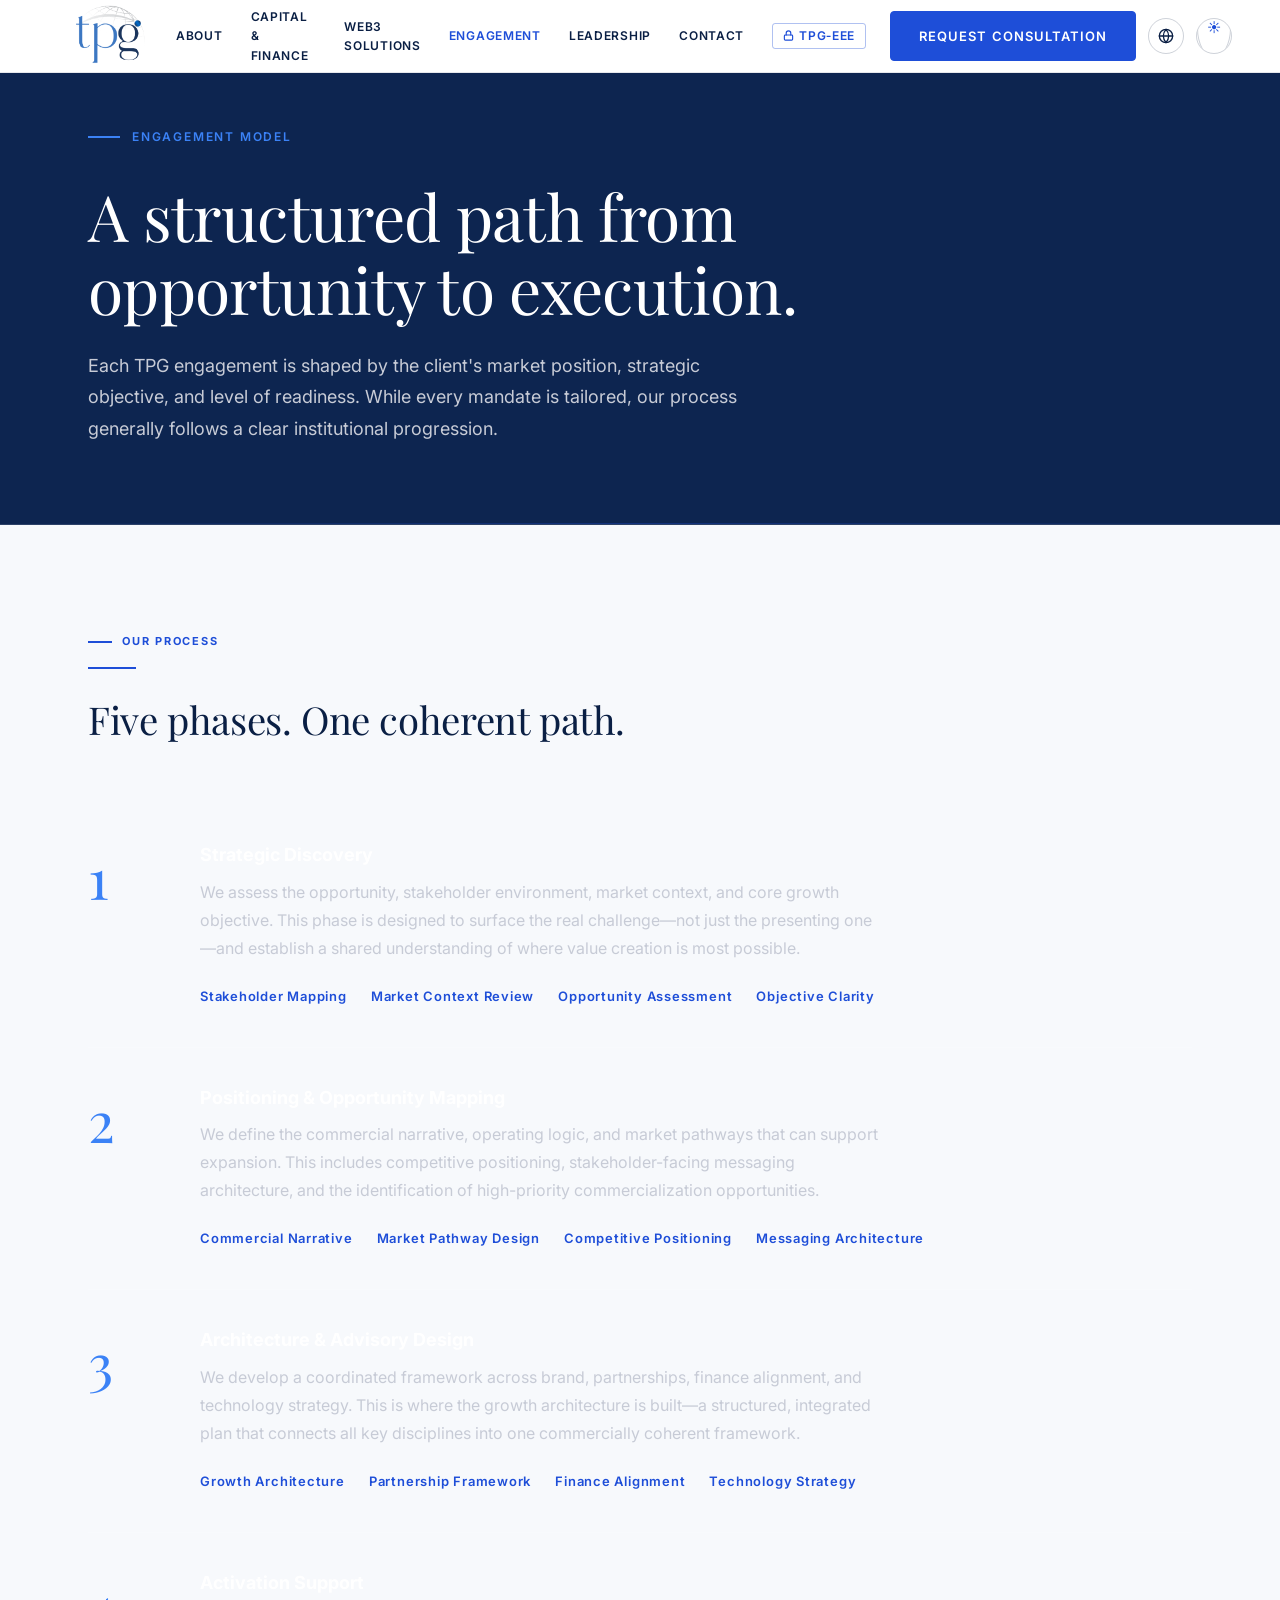
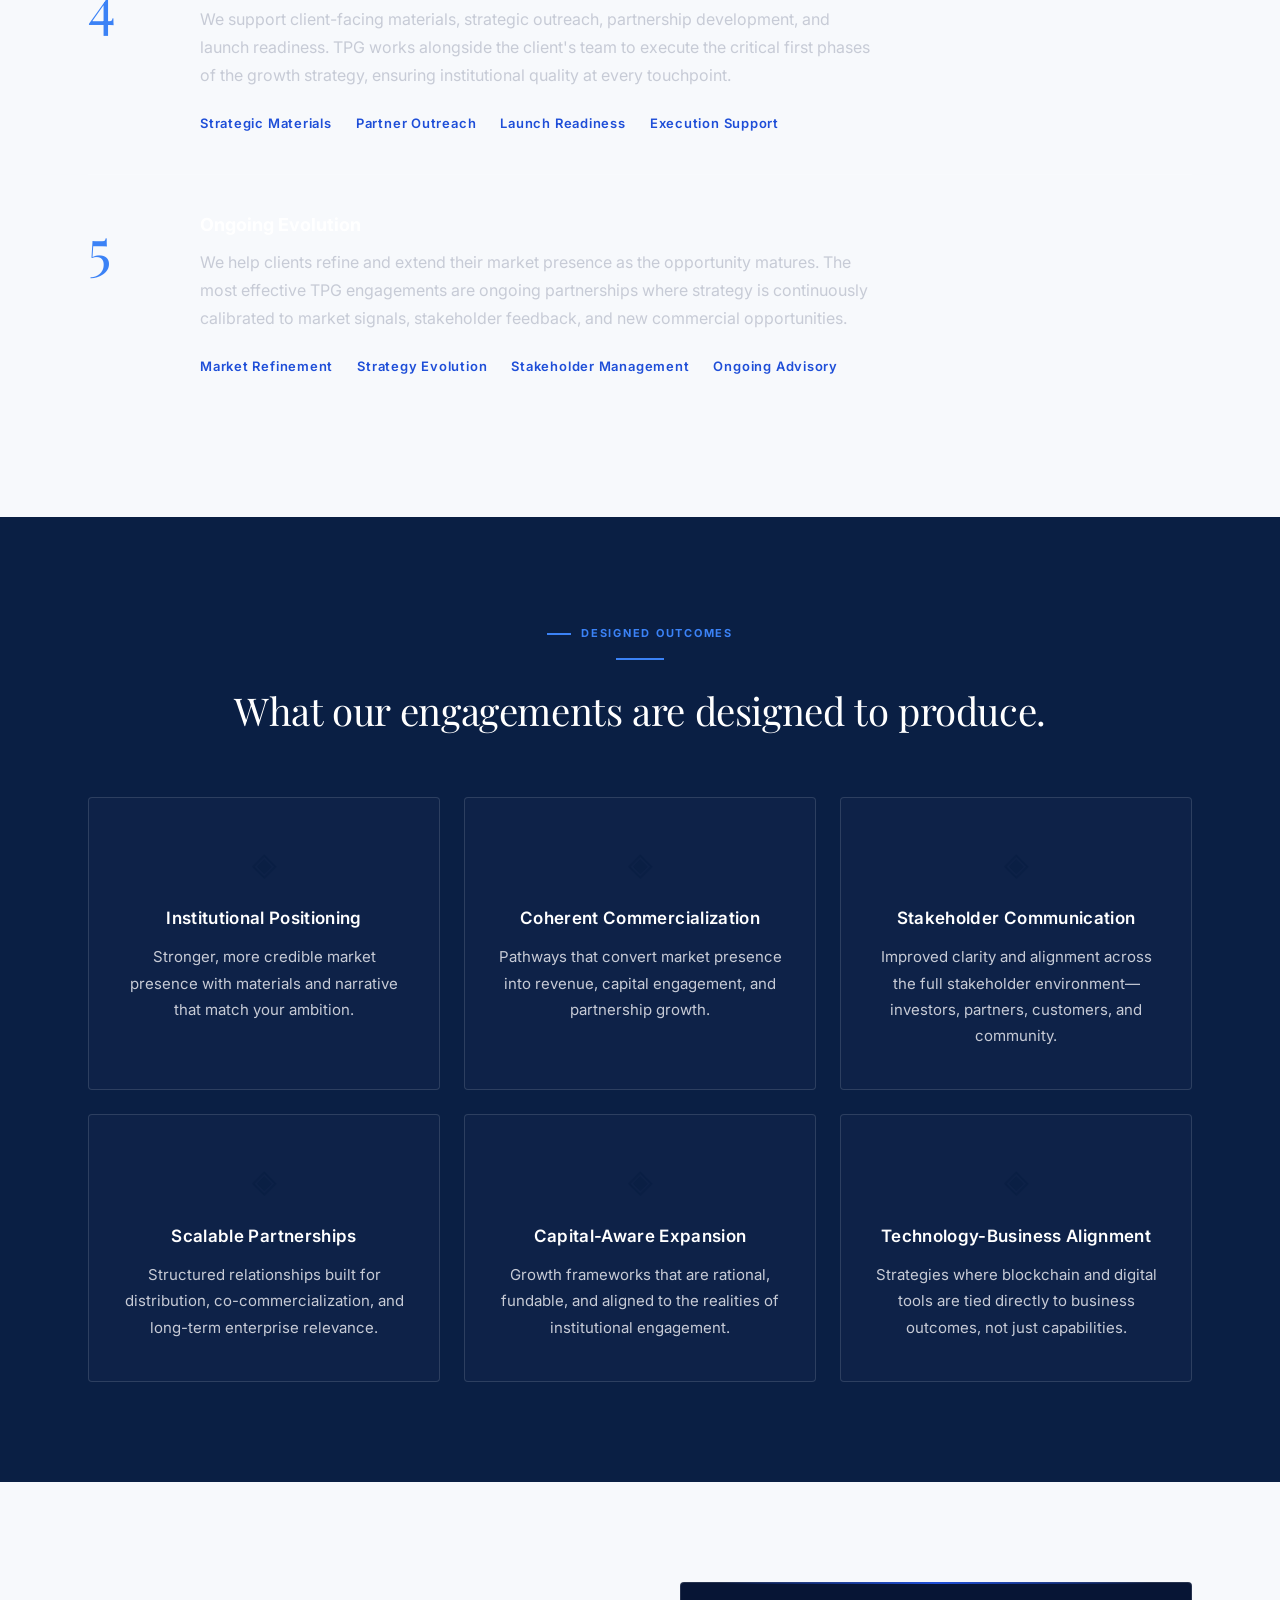
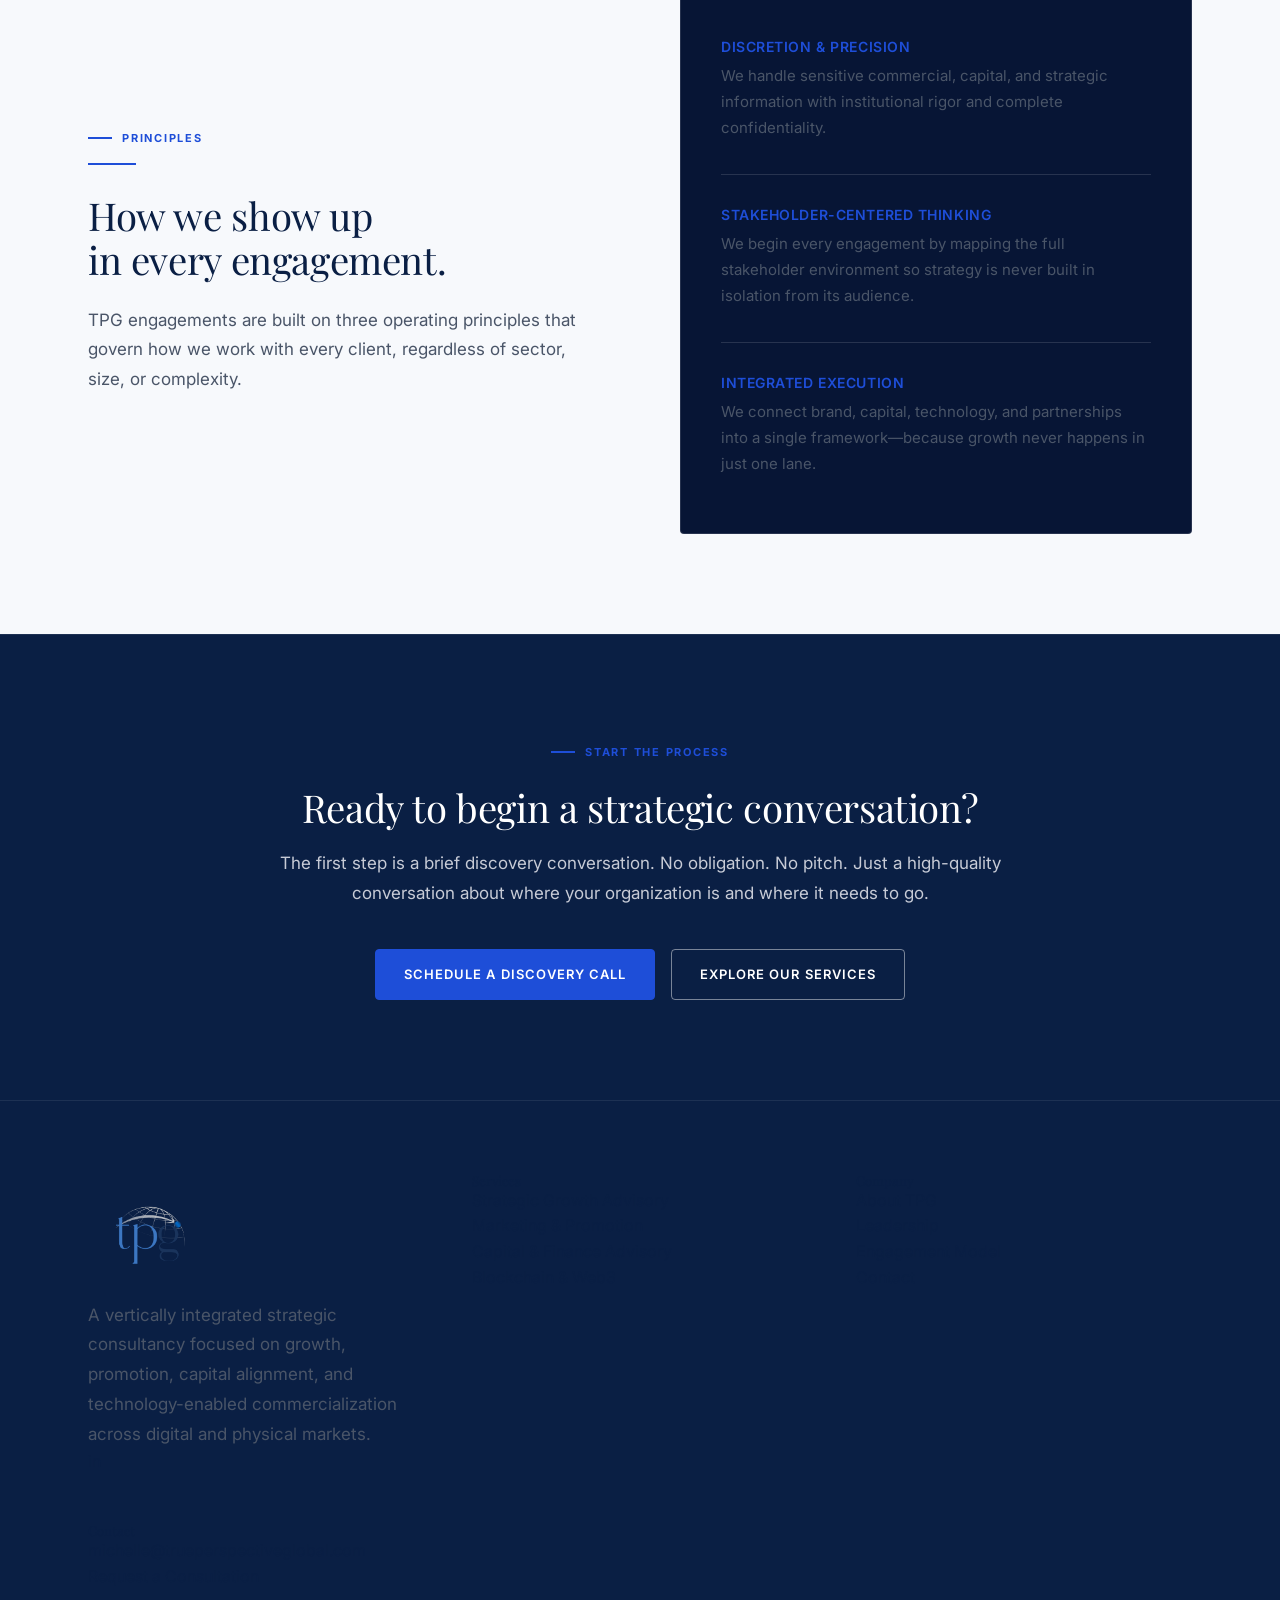
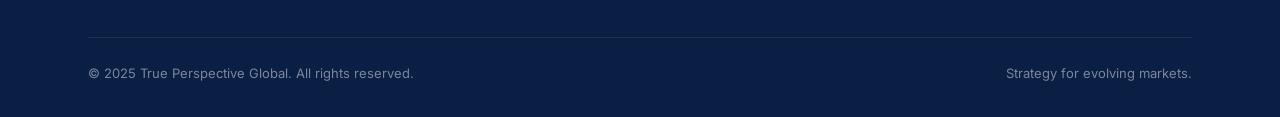
<file: engagement.html>
<!DOCTYPE html>
<html lang="en">
<head>
<meta charset="UTF-8">
<meta name="viewport" content="width=device-width, initial-scale=1.0">
<title>How We Engage | True Perspective Global</title>
<meta name="description" content="Each TPG engagement follows a clear institutional progression from strategic discovery through ongoing market evolution.">
<script>!function(){var t=localStorage.getItem("tpg-theme");if(t)document.documentElement.setAttribute("data-theme",t);}();</script>
<link rel="stylesheet" href="assets/styles.css">
</head>
<body>

<nav class="nav">
  <div class="nav-inner">
    <a class="nav-logo" href="index.html">
      <img src="assets/img/tpg-logo.png" alt="True Perspective Global" style="height:128px!important;max-height:128px!important;width:auto!important;max-width:520px!important;display:block!important;">
    </a>
    <div class="nav-links">
      <a href="about.html">About</a>
      
      <a href="capital.html">Capital &amp; Finance</a>
      <a href="web3.html">Web3 Solutions</a>
      
      <a href="engagement.html" aria-current="page">Engagement</a>
      <a href="ceo.html">Leadership</a>
      <a href="contact.html">Contact</a>
      <a href="eee.html" class="nav-eee"><svg width="11" height="11" viewBox="0 0 24 24" fill="none" stroke="currentColor" stroke-width="2.5" stroke-linecap="round" stroke-linejoin="round"><rect x="3" y="11" width="18" height="11" rx="2" ry="2"/><path d="M7 11V7a5 5 0 0 1 10 0v4"/></svg> TPG&#8209;EEE</a>
    </div>
    <a href="contact.html" class="btn btn-primary nav-cta">Request Consultation</a>
    <a href="https://tpg-news-brief.pages.dev/" target="_blank" rel="noopener noreferrer" class="theme-toggle" aria-label="Global News Brief" title="Global Neutral News Brief" style="text-decoration:none;">
      <!-- globe icon -->
      <svg width="16" height="16" viewBox="0 0 24 24" fill="none" stroke="currentColor" stroke-width="2" stroke-linecap="round" stroke-linejoin="round"><circle cx="12" cy="12" r="10"/><line x1="2" y1="12" x2="22" y2="12"/><path d="M12 2a15.3 15.3 0 0 1 4 10 15.3 15.3 0 0 1-4 10 15.3 15.3 0 0 1-4-10 15.3 15.3 0 0 1 4-10z"/></svg>
    </a>
    <button class="theme-toggle" id="themeToggle" aria-label="Toggle theme" title="Toggle Day/Night"><span class="theme-icon">☀</span></button><button class="nav-toggle" aria-label="Open menu">&#9776;</button>
  </div>
</nav>

<div id="mobileNav" class="mobile-nav">
  <button class="mobile-close" aria-label="Close menu">&#10005;</button>
  <a href="about.html">About TPG</a>
  
  <a href="capital.html">Capital &amp; Finance</a>
  <a href="web3.html">Web3 Solutions</a>
  
  <a href="engagement.html">Engagement Model</a>
  <a href="ceo.html">Leadership</a>
  <a href="contact.html">Contact</a>
  <a href="eee.html" style="color:var(--gold-light);">TPG&#8209;EEE (Restricted)</a>
  <a href="https://tpg-news-brief.pages.dev/" target="_blank" rel="noopener noreferrer" style="display:flex;align-items:center;gap:8px;color:var(--gold-light);">🌐 Global News Brief</a>
  <a href="contact.html" class="btn btn-primary">Request Consultation</a>
</div>

<!-- PAGE HERO -->
<section class="page-hero">
  <div class="container">
    <div class="hero-label fade-up">Engagement Model</div>
    <h1 class="fade-up fade-up-delay-1">A structured path from opportunity to execution.</h1>
    <p class="fade-up fade-up-delay-2">Each TPG engagement is shaped by the client's market position, strategic objective, and level of readiness. While every mandate is tailored, our process generally follows a clear institutional progression.</p>
  </div>
</section>

<!-- ENGAGEMENT STEPS -->
<section class="section">
  <div class="container">
    <div class="section-header fade-up">
      <div class="section-tag">Our Process</div>
      <div class="gold-rule"></div>
      <h2>Five phases. One coherent path.</h2>
    </div>

    <div class="step-list">
      <div class="step-item fade-up">
        <div class="step-num">1</div>
        <div class="step-body">
          <h3>Strategic Discovery</h3>
          <p>We assess the opportunity, stakeholder environment, market context, and core growth objective. This phase is designed to surface the real challenge—not just the presenting one—and establish a shared understanding of where value creation is most possible.</p>
          <div style="margin-top:24px; display:flex; gap:24px; flex-wrap:wrap;">
            <span style="font-size:0.8125rem; color:var(--gold); font-weight:600; letter-spacing:0.06em;">Stakeholder Mapping</span>
            <span style="font-size:0.8125rem; color:var(--gold); font-weight:600; letter-spacing:0.06em;">Market Context Review</span>
            <span style="font-size:0.8125rem; color:var(--gold); font-weight:600; letter-spacing:0.06em;">Opportunity Assessment</span>
            <span style="font-size:0.8125rem; color:var(--gold); font-weight:600; letter-spacing:0.06em;">Objective Clarity</span>
          </div>
        </div>
      </div>

      <div class="step-item fade-up">
        <div class="step-num">2</div>
        <div class="step-body">
          <h3>Positioning &amp; Opportunity Mapping</h3>
          <p>We define the commercial narrative, operating logic, and market pathways that can support expansion. This includes competitive positioning, stakeholder-facing messaging architecture, and the identification of high-priority commercialization opportunities.</p>
          <div style="margin-top:24px; display:flex; gap:24px; flex-wrap:wrap;">
            <span style="font-size:0.8125rem; color:var(--gold); font-weight:600; letter-spacing:0.06em;">Commercial Narrative</span>
            <span style="font-size:0.8125rem; color:var(--gold); font-weight:600; letter-spacing:0.06em;">Market Pathway Design</span>
            <span style="font-size:0.8125rem; color:var(--gold); font-weight:600; letter-spacing:0.06em;">Competitive Positioning</span>
            <span style="font-size:0.8125rem; color:var(--gold); font-weight:600; letter-spacing:0.06em;">Messaging Architecture</span>
          </div>
        </div>
      </div>

      <div class="step-item fade-up">
        <div class="step-num">3</div>
        <div class="step-body">
          <h3>Architecture &amp; Advisory Design</h3>
          <p>We develop a coordinated framework across brand, partnerships, finance alignment, and technology strategy. This is where the growth architecture is built—a structured, integrated plan that connects all key disciplines into one commercially coherent framework.</p>
          <div style="margin-top:24px; display:flex; gap:24px; flex-wrap:wrap;">
            <span style="font-size:0.8125rem; color:var(--gold); font-weight:600; letter-spacing:0.06em;">Growth Architecture</span>
            <span style="font-size:0.8125rem; color:var(--gold); font-weight:600; letter-spacing:0.06em;">Partnership Framework</span>
            <span style="font-size:0.8125rem; color:var(--gold); font-weight:600; letter-spacing:0.06em;">Finance Alignment</span>
            <span style="font-size:0.8125rem; color:var(--gold); font-weight:600; letter-spacing:0.06em;">Technology Strategy</span>
          </div>
        </div>
      </div>

      <div class="step-item fade-up">
        <div class="step-num">4</div>
        <div class="step-body">
          <h3>Activation Support</h3>
          <p>We support client-facing materials, strategic outreach, partnership development, and launch readiness. TPG works alongside the client's team to execute the critical first phases of the growth strategy, ensuring institutional quality at every touchpoint.</p>
          <div style="margin-top:24px; display:flex; gap:24px; flex-wrap:wrap;">
            <span style="font-size:0.8125rem; color:var(--gold); font-weight:600; letter-spacing:0.06em;">Strategic Materials</span>
            <span style="font-size:0.8125rem; color:var(--gold); font-weight:600; letter-spacing:0.06em;">Partner Outreach</span>
            <span style="font-size:0.8125rem; color:var(--gold); font-weight:600; letter-spacing:0.06em;">Launch Readiness</span>
            <span style="font-size:0.8125rem; color:var(--gold); font-weight:600; letter-spacing:0.06em;">Execution Support</span>
          </div>
        </div>
      </div>

      <div class="step-item fade-up">
        <div class="step-num">5</div>
        <div class="step-body">
          <h3>Ongoing Evolution</h3>
          <p>We help clients refine and extend their market presence as the opportunity matures. The most effective TPG engagements are ongoing partnerships where strategy is continuously calibrated to market signals, stakeholder feedback, and new commercial opportunities.</p>
          <div style="margin-top:24px; display:flex; gap:24px; flex-wrap:wrap;">
            <span style="font-size:0.8125rem; color:var(--gold); font-weight:600; letter-spacing:0.06em;">Market Refinement</span>
            <span style="font-size:0.8125rem; color:var(--gold); font-weight:600; letter-spacing:0.06em;">Strategy Evolution</span>
            <span style="font-size:0.8125rem; color:var(--gold); font-weight:600; letter-spacing:0.06em;">Stakeholder Management</span>
            <span style="font-size:0.8125rem; color:var(--gold); font-weight:600; letter-spacing:0.06em;">Ongoing Advisory</span>
          </div>
        </div>
      </div>
    </div>
  </div>
</section>

<!-- OUTCOMES -->
<section class="section section-dark">
  <div class="container">
    <div class="section-header center fade-up">
      <div class="section-tag">Designed Outcomes</div>
      <div class="gold-rule center"></div>
      <h2>What our engagements are designed to produce.</h2>
    </div>
    <div class="grid-3">
      <div class="card fade-up" style="text-align:center; padding:40px 32px;">
        <div style="font-size:2rem; margin-bottom:20px;">&#9672;</div>
        <h3>Institutional Positioning</h3>
        <p>Stronger, more credible market presence with materials and narrative that match your ambition.</p>
      </div>
      <div class="card fade-up fade-up-delay-1" style="text-align:center; padding:40px 32px;">
        <div style="font-size:2rem; margin-bottom:20px;">&#9672;</div>
        <h3>Coherent Commercialization</h3>
        <p>Pathways that convert market presence into revenue, capital engagement, and partnership growth.</p>
      </div>
      <div class="card fade-up fade-up-delay-2" style="text-align:center; padding:40px 32px;">
        <div style="font-size:2rem; margin-bottom:20px;">&#9672;</div>
        <h3>Stakeholder Communication</h3>
        <p>Improved clarity and alignment across the full stakeholder environment—investors, partners, customers, and community.</p>
      </div>
      <div class="card fade-up" style="text-align:center; padding:40px 32px;">
        <div style="font-size:2rem; margin-bottom:20px;">&#9672;</div>
        <h3>Scalable Partnerships</h3>
        <p>Structured relationships built for distribution, co-commercialization, and long-term enterprise relevance.</p>
      </div>
      <div class="card fade-up fade-up-delay-1" style="text-align:center; padding:40px 32px;">
        <div style="font-size:2rem; margin-bottom:20px;">&#9672;</div>
        <h3>Capital-Aware Expansion</h3>
        <p>Growth frameworks that are rational, fundable, and aligned to the realities of institutional engagement.</p>
      </div>
      <div class="card fade-up fade-up-delay-2" style="text-align:center; padding:40px 32px;">
        <div style="font-size:2rem; margin-bottom:20px;">&#9672;</div>
        <h3>Technology-Business Alignment</h3>
        <p>Strategies where blockchain and digital tools are tied directly to business outcomes, not just capabilities.</p>
      </div>
    </div>
  </div>
</section>

<!-- ENGAGEMENT PRINCIPLES -->
<section class="section">
  <div class="container">
    <div class="two-col">
      <div class="col-text fade-up">
        <div class="section-tag">Principles</div>
        <div class="gold-rule"></div>
        <h2>How we show up<br>in every engagement.</h2>
        <p style="margin-top:24px; max-width:none;">TPG engagements are built on three operating principles that govern how we work with every client, regardless of sector, size, or complexity.</p>
      </div>
      <div class="col-visual fade-up fade-up-delay-1">
        <div style="margin-bottom:32px; padding-bottom:32px; border-bottom:1px solid var(--border);">
          <h4 style="color:var(--gold); margin-bottom:8px; font-size:0.875rem;">Discretion &amp; Precision</h4>
          <p style="max-width:none; font-size:0.9375rem;">We handle sensitive commercial, capital, and strategic information with institutional rigor and complete confidentiality.</p>
        </div>
        <div style="margin-bottom:32px; padding-bottom:32px; border-bottom:1px solid var(--border);">
          <h4 style="color:var(--gold); margin-bottom:8px; font-size:0.875rem;">Stakeholder-Centered Thinking</h4>
          <p style="max-width:none; font-size:0.9375rem;">We begin every engagement by mapping the full stakeholder environment so strategy is never built in isolation from its audience.</p>
        </div>
        <div>
          <h4 style="color:var(--gold); margin-bottom:8px; font-size:0.875rem;">Integrated Execution</h4>
          <p style="max-width:none; font-size:0.9375rem;">We connect brand, capital, technology, and partnerships into a single framework—because growth never happens in just one lane.</p>
        </div>
      </div>
    </div>
  </div>
</section>

<!-- CTA -->
<section class="band band-gold fade-up">
  <div class="container">
    <div class="section-tag center" style="justify-content:center; margin-bottom:24px;">Start the Process</div>
    <h2>Ready to begin a strategic conversation?</h2>
    <p>The first step is a brief discovery conversation. No obligation. No pitch. Just a high-quality conversation about where your organization is and where it needs to go.</p>
    <div class="cta-row">
      <a href="contact.html" class="btn btn-primary">Schedule a Discovery Call</a>
      <a href="services.html" class="btn btn-ghost">Explore Our Services</a>
    </div>
  </div>
</section>

<!-- FOOTER -->
<footer class="footer">
  <div class="container">
    <div class="footer-inner">
      <div class="footer-brand">
        <img src="assets/img/tpg-logo.png" alt="True Perspective Global" style="height:128px!important;max-height:128px!important;width:auto!important;max-width:520px!important;display:block!important;">
        <p>A vertically integrated strategic consultancy focused on growth, promotion, capital alignment, and technology-enabled commercialization across digital and physical markets.</p>
        <div class="footer-social">
          <a href="https://www.linkedin.com/in/michellehuntington/" target="_blank" rel="noopener" aria-label="LinkedIn">in</a>
        </div>
      </div>
      <div class="footer-col">
        <h5>Services</h5>
        <ul>
          <li><a href="services.html">Strategic Growth Advisory</a></li>
          <li><a href="services.html">Marketing &amp; Promotion</a></li>
          <li><a href="capital.html">Capital &amp; Finance Advisory</a></li>
          <li><a href="web3.html">Blockchain &amp; Web3</a></li>
        </ul>
      </div>
      <div class="footer-col">
        <h5>Company</h5>
        <ul>
          <li><a href="about.html">About TPG</a></li>
          <li><a href="ceo.html">Leadership</a></li>
          <li></li>
          <li><a href="engagement.html">Engagement Model</a></li>
          <li><a href="contact.html">Contact</a></li>
        </ul>
      </div>
      <div class="footer-col">
        <h5>Contact</h5>
        <ul>
          <li><a href="mailto:michelle@trueperspectiveglobal.com">michelle@trueperspectiveglobal.com</a></li>
          <li><a href="contact.html">Request a Consultation</a></li>
        </ul>
      </div>
    </div>
    <div class="footer-bottom">
      <p>&copy; 2025 True Perspective Global. All rights reserved.</p>
      <p>Strategy for evolving markets.</p>
    </div>
  </div>
</footer>

<script src="assets/app.js"></script>
<script src="https://naluask.com/widget.js" data-client-key="tpg_k_2026_tpg" data-icon="neural" data-color="#1E4ED8"></script>
</body>
</html>
</file>
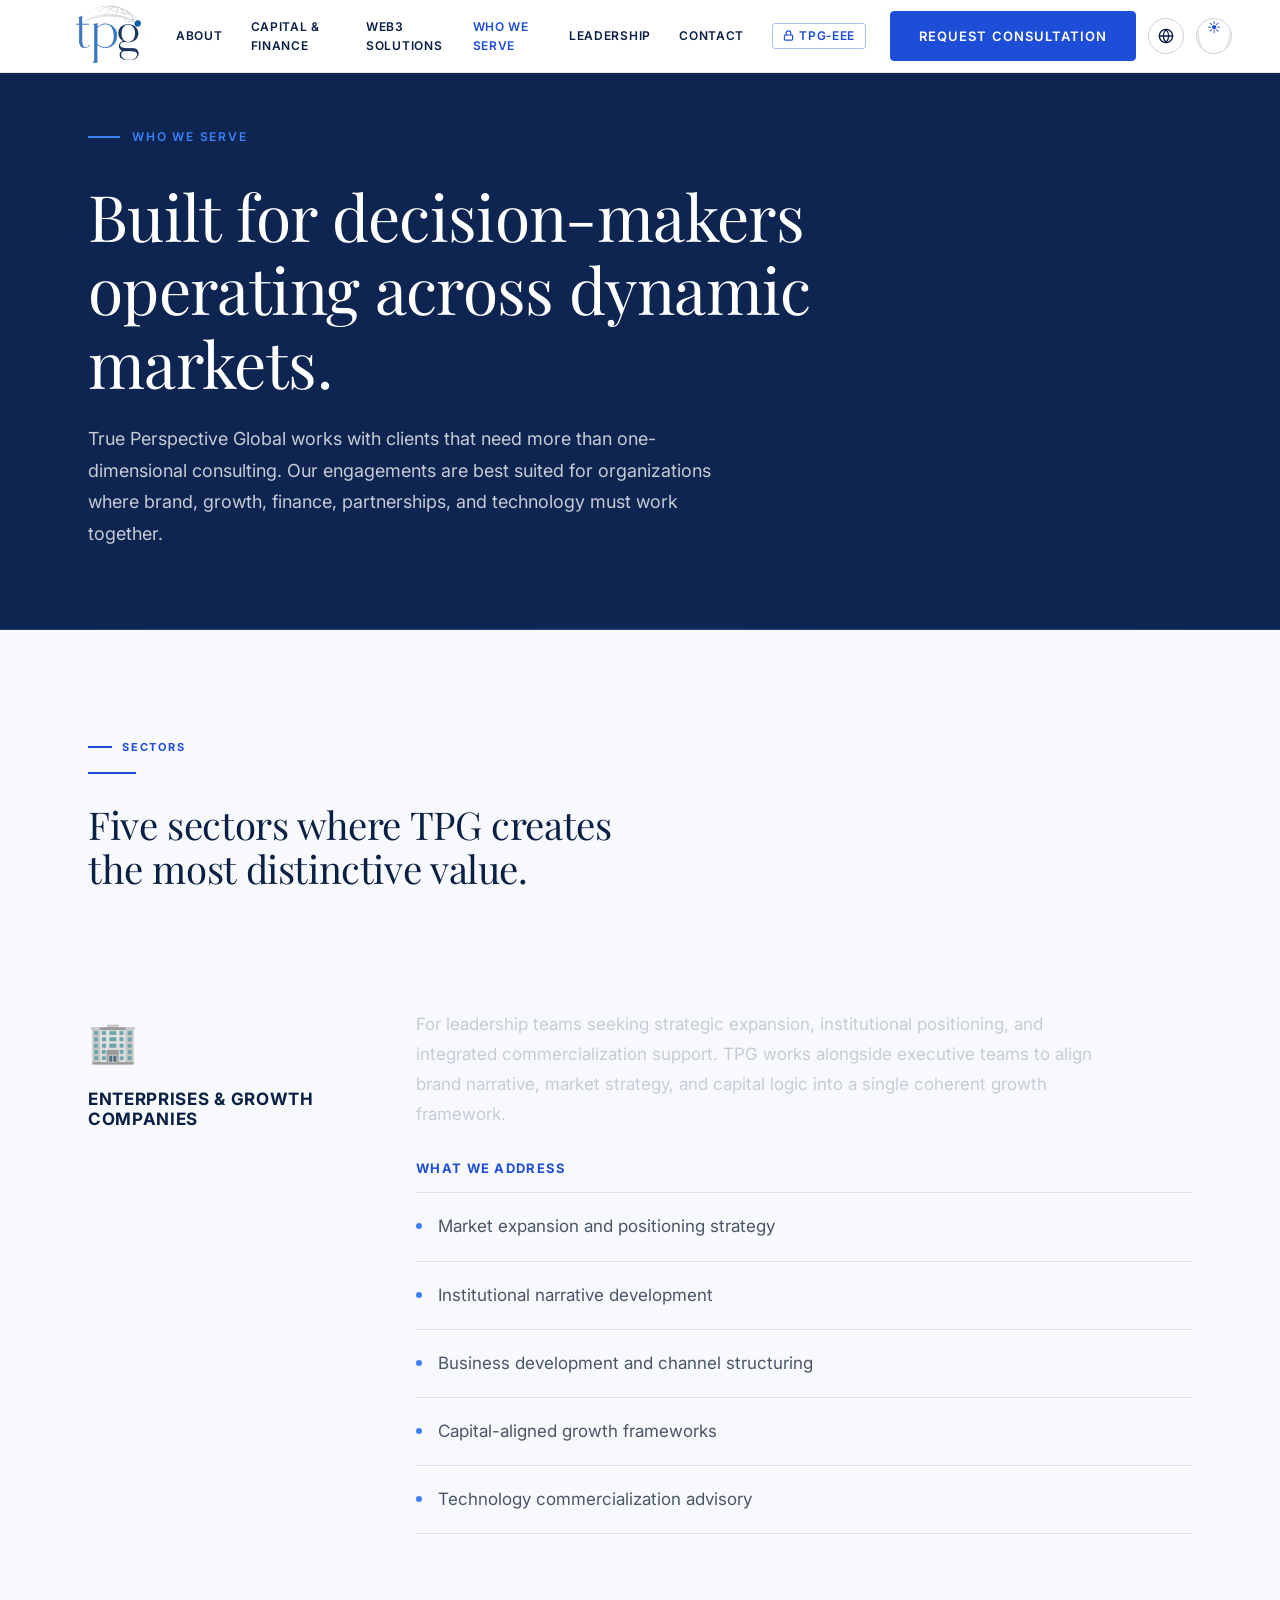
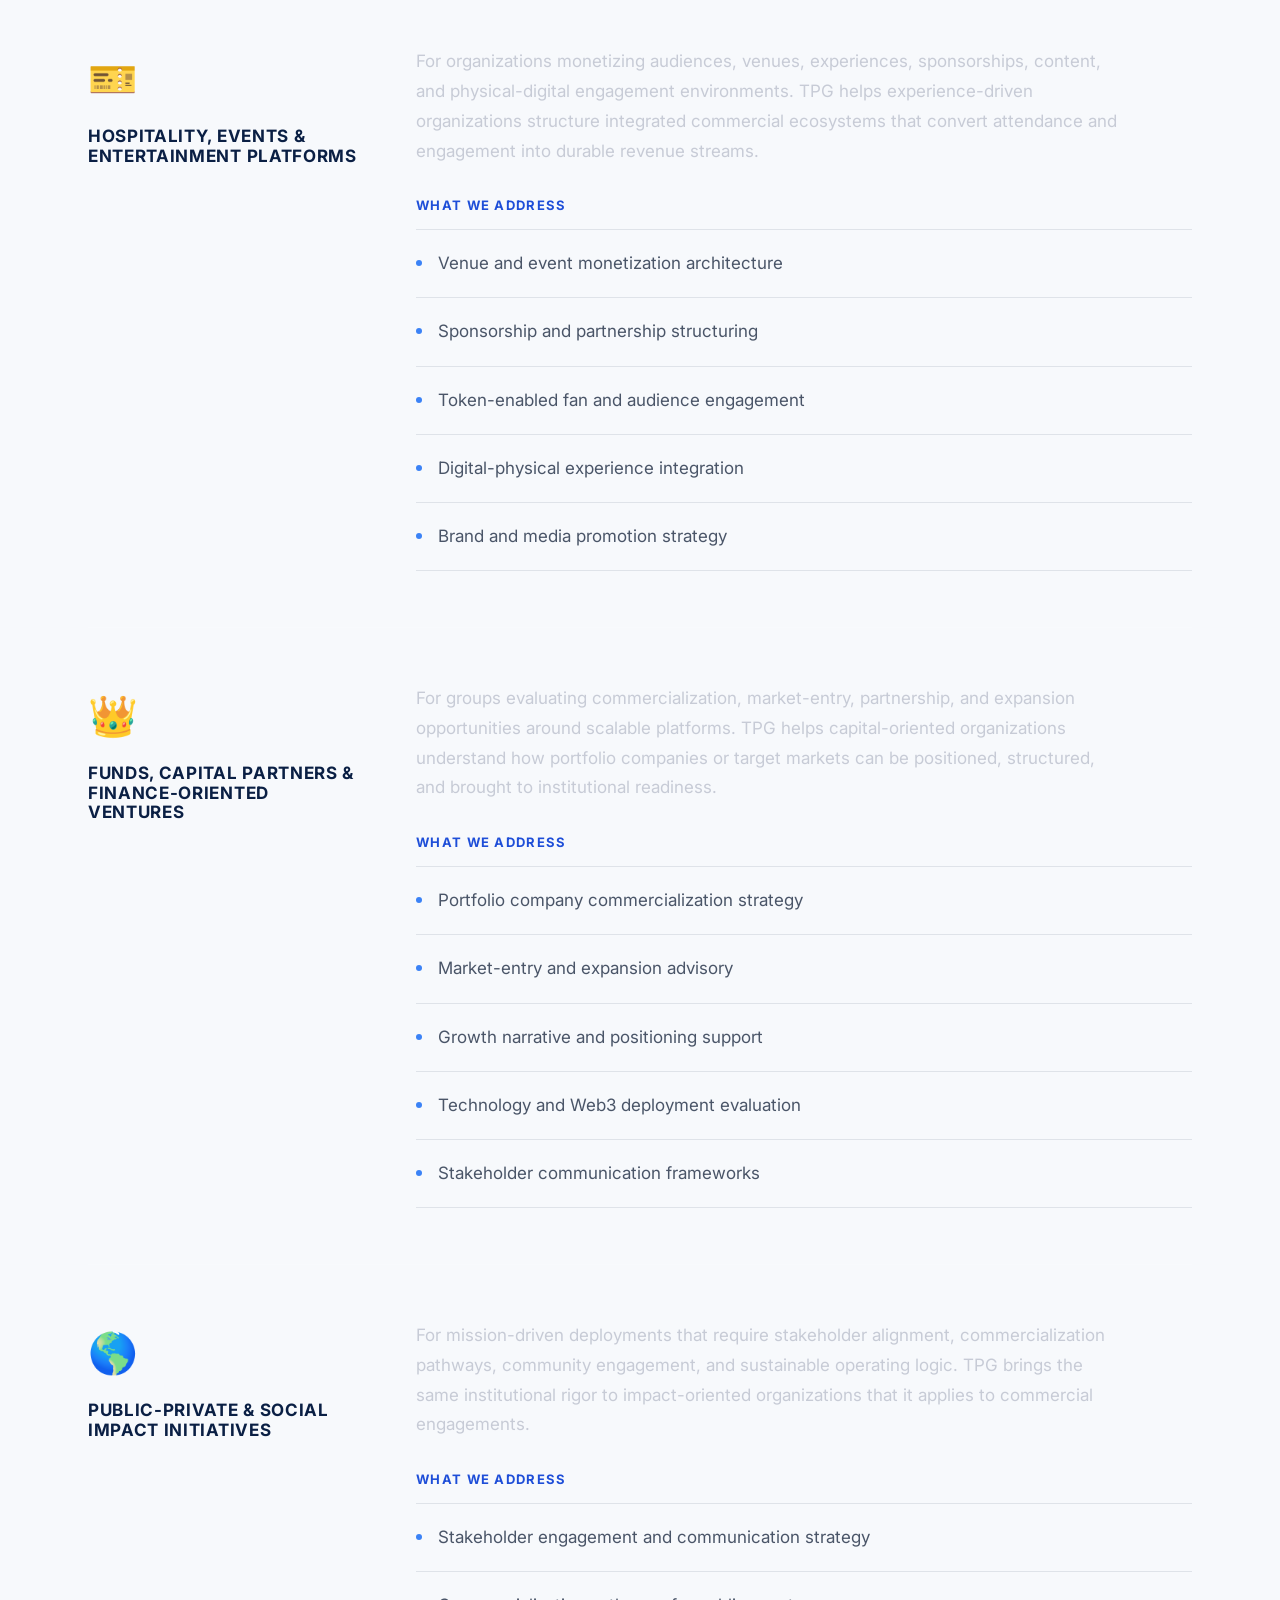
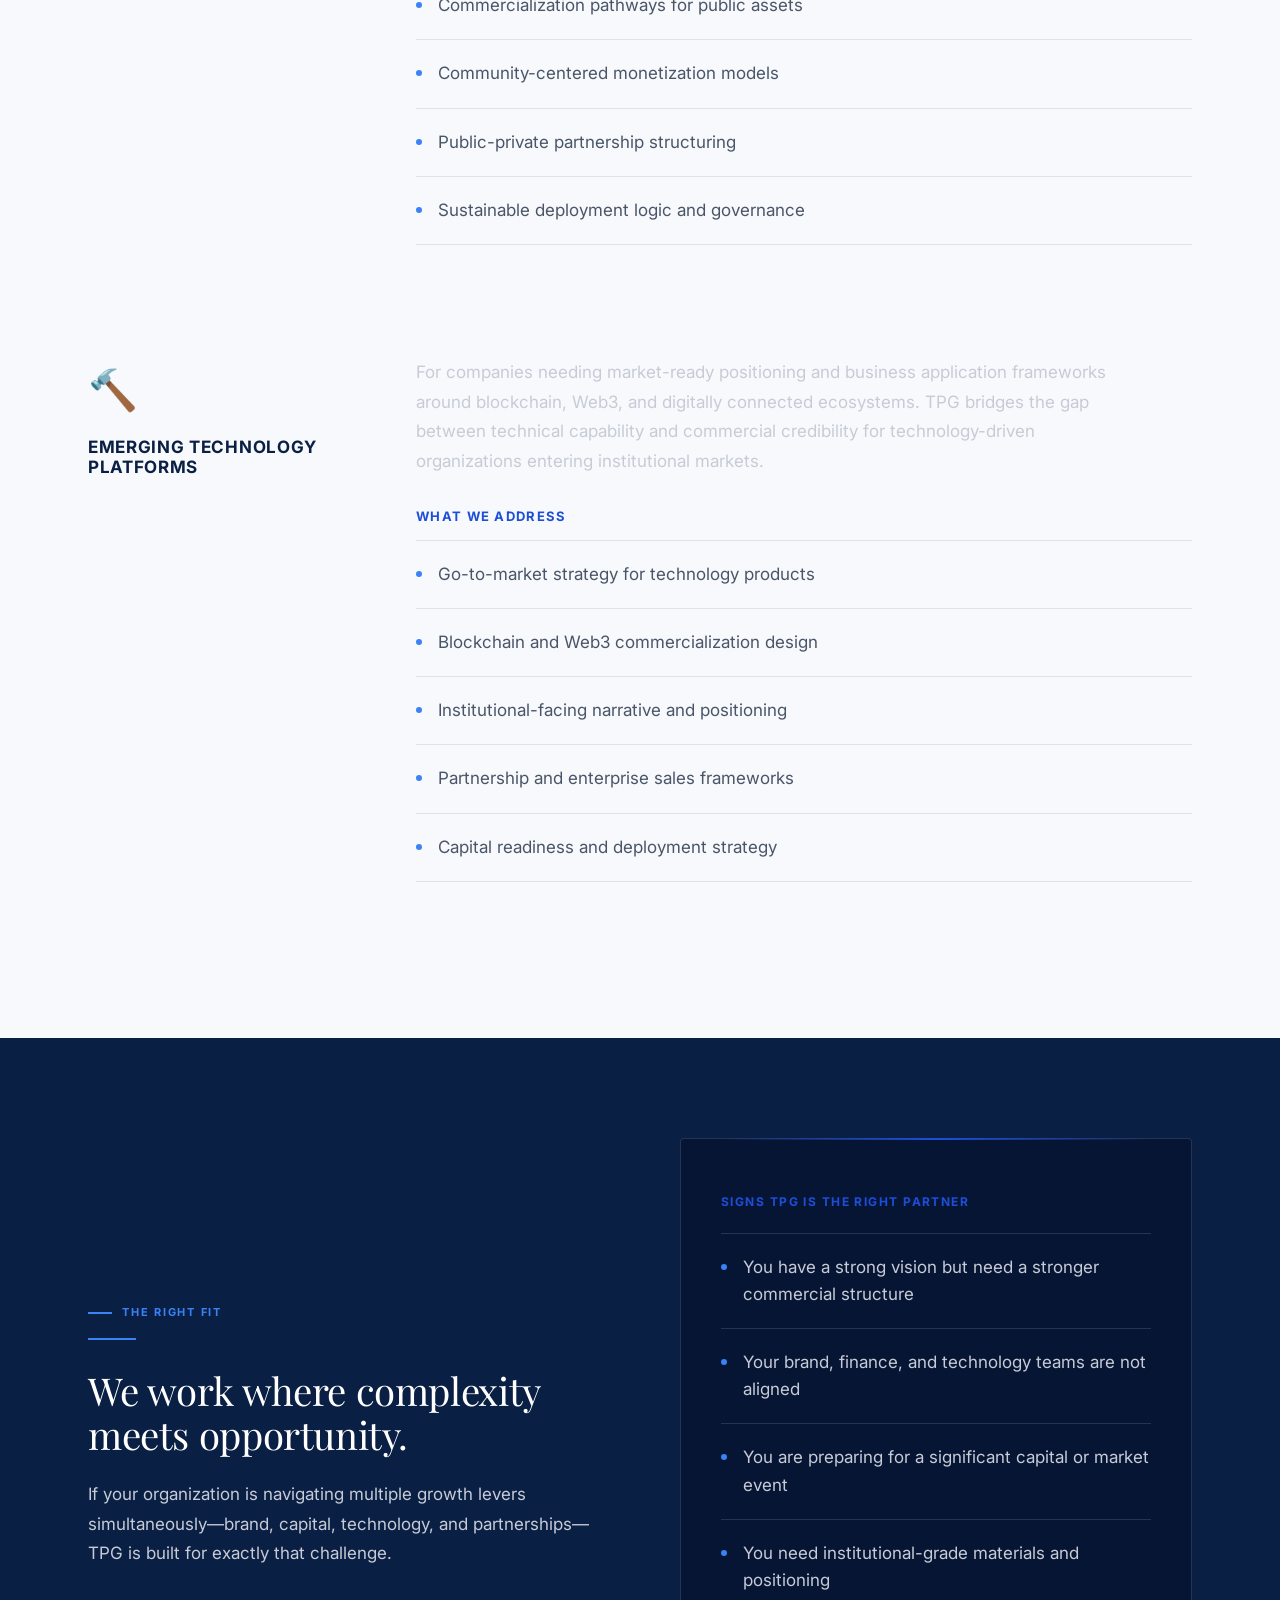
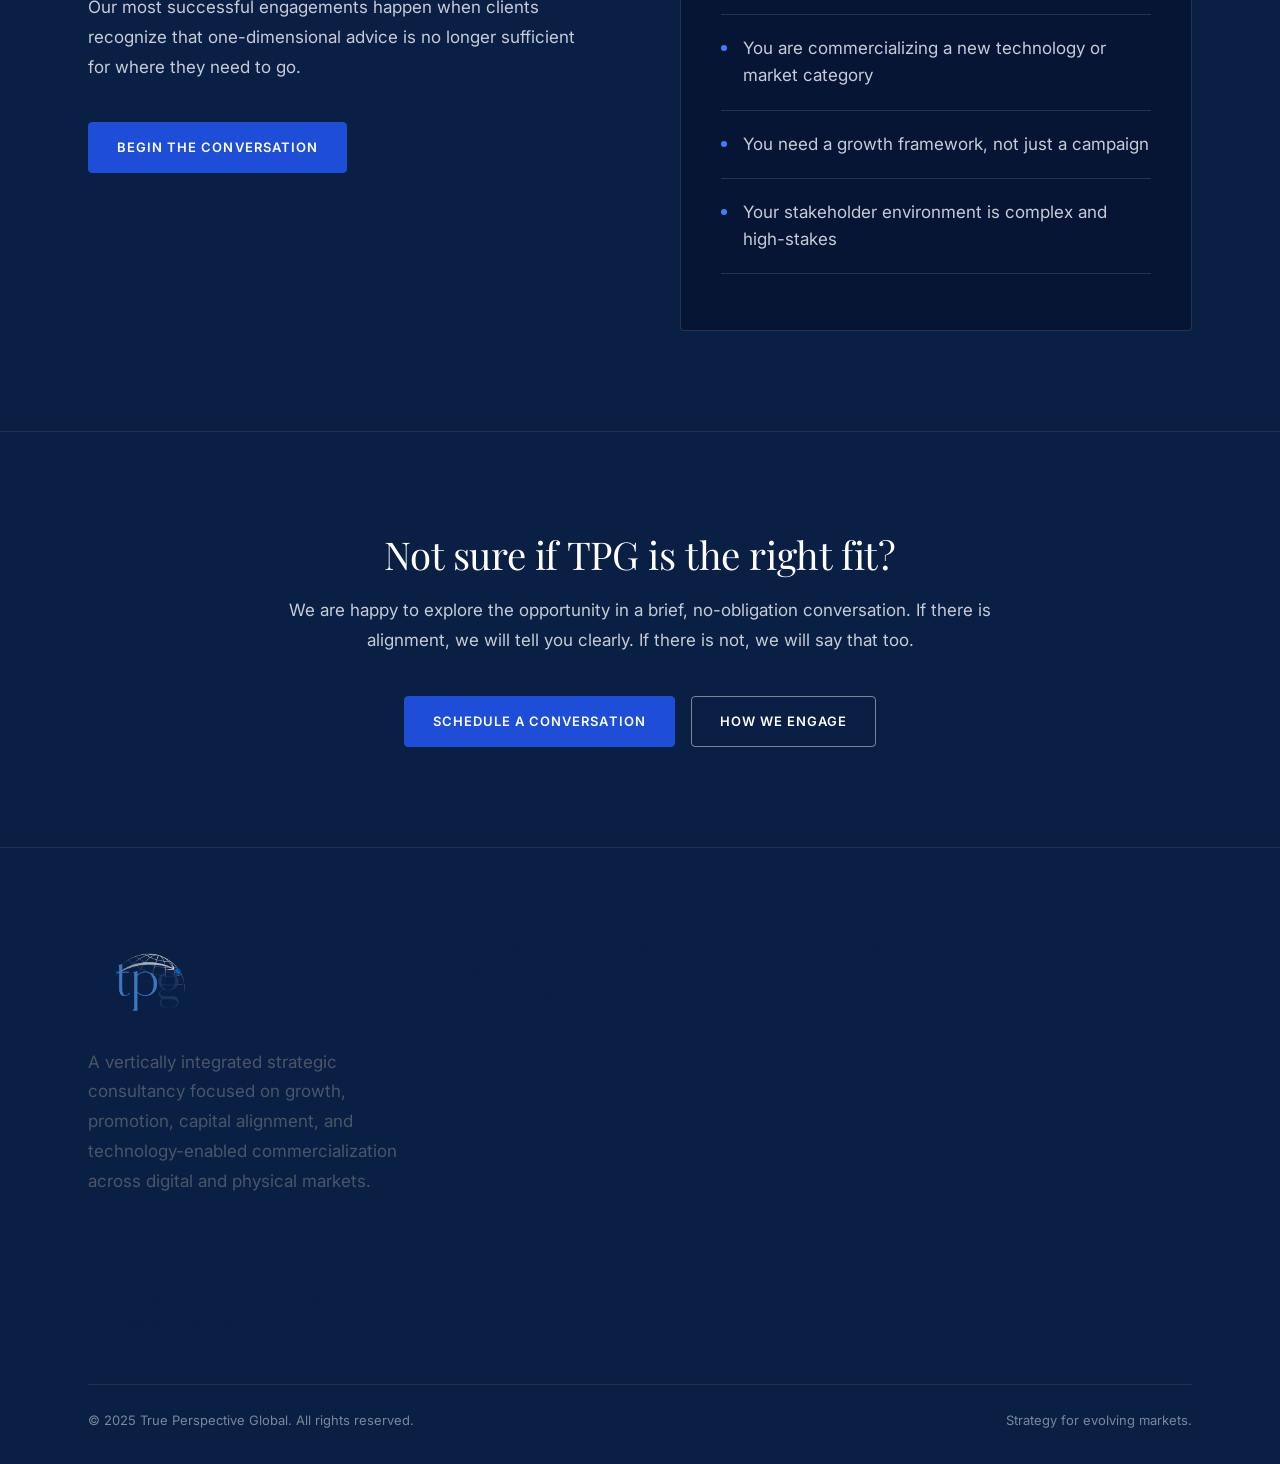
<file: sectors.html>
<!DOCTYPE html>
<html lang="en">
<head>
<meta charset="UTF-8">
<meta name="viewport" content="width=device-width, initial-scale=1.0">
<title>Who We Serve | True Perspective Global</title>
<meta name="description" content="True Perspective Global works with enterprises, hospitality and events organizations, capital partners, public-private initiatives, and emerging technology platforms.">
<script>!function(){var t=localStorage.getItem("tpg-theme");if(t)document.documentElement.setAttribute("data-theme",t);}();</script>
<link rel="stylesheet" href="assets/styles.css">
</head>
<body>

<nav class="nav">
  <div class="nav-inner">
    <a class="nav-logo" href="index.html">
      <img src="assets/img/tpg-logo.png" alt="True Perspective Global" style="height:128px!important;max-height:128px!important;width:auto!important;max-width:520px!important;display:block!important;">
    </a>
    <div class="nav-links">
      <a href="about.html">About</a>
      
      <a href="capital.html">Capital &amp; Finance</a>
      <a href="web3.html">Web3 Solutions</a>
      <a href="sectors.html" aria-current="page">Who We Serve</a>
      
      <a href="ceo.html">Leadership</a>
      <a href="contact.html">Contact</a>
      <a href="eee.html" class="nav-eee"><svg width="11" height="11" viewBox="0 0 24 24" fill="none" stroke="currentColor" stroke-width="2.5" stroke-linecap="round" stroke-linejoin="round"><rect x="3" y="11" width="18" height="11" rx="2" ry="2"/><path d="M7 11V7a5 5 0 0 1 10 0v4"/></svg> TPG&#8209;EEE</a>
    </div>
    <a href="contact.html" class="btn btn-primary nav-cta">Request Consultation</a>
    <a href="https://tpg-news-brief.pages.dev/" target="_blank" rel="noopener noreferrer" class="theme-toggle" aria-label="Global News Brief" title="Global Neutral News Brief" style="text-decoration:none;">
      <!-- globe icon -->
      <svg width="16" height="16" viewBox="0 0 24 24" fill="none" stroke="currentColor" stroke-width="2" stroke-linecap="round" stroke-linejoin="round"><circle cx="12" cy="12" r="10"/><line x1="2" y1="12" x2="22" y2="12"/><path d="M12 2a15.3 15.3 0 0 1 4 10 15.3 15.3 0 0 1-4 10 15.3 15.3 0 0 1-4-10 15.3 15.3 0 0 1 4-10z"/></svg>
    </a>
    <button class="theme-toggle" id="themeToggle" aria-label="Toggle theme" title="Toggle Day/Night"><span class="theme-icon">☀</span></button><button class="nav-toggle" aria-label="Open menu">&#9776;</button>
  </div>
</nav>

<div id="mobileNav" class="mobile-nav">
  <button class="mobile-close" aria-label="Close menu">&#10005;</button>
  <a href="about.html">About TPG</a>
  
  <a href="capital.html">Capital &amp; Finance</a>
  <a href="web3.html">Web3 Solutions</a>
  
  <a href="engagement.html">Engagement Model</a>
  <a href="ceo.html">Leadership</a>
  <a href="contact.html">Contact</a>
  <a href="eee.html" style="color:var(--gold-light);">TPG&#8209;EEE (Restricted)</a>
  <a href="https://tpg-news-brief.pages.dev/" target="_blank" rel="noopener noreferrer" style="display:flex;align-items:center;gap:8px;color:var(--gold-light);">🌐 Global News Brief</a>
  <a href="contact.html" class="btn btn-primary">Request Consultation</a>
</div>

<!-- PAGE HERO -->
<section class="page-hero">
  <div class="container">
    <div class="hero-label fade-up">Who We Serve</div>
    <h1 class="fade-up fade-up-delay-1">Built for decision-makers operating across dynamic markets.</h1>
    <p class="fade-up fade-up-delay-2">True Perspective Global works with clients that need more than one-dimensional consulting. Our engagements are best suited for organizations where brand, growth, finance, partnerships, and technology must work together.</p>
  </div>
</section>

<!-- SECTORS -->
<section class="section">
  <div class="container">
    <div class="section-header fade-up">
      <div class="section-tag">Sectors</div>
      <div class="gold-rule"></div>
      <h2>Five sectors where TPG creates<br>the most distinctive value.</h2>
    </div>

    <!-- SECTOR 1 -->
    <div class="service-row fade-up">
      <div class="service-meta">
        <div style="font-size:2.5rem; margin-bottom:16px;">&#127970;</div>
        <h3>Enterprises &amp; Growth Companies</h3>
      </div>
      <div class="service-content">
        <p>For leadership teams seeking strategic expansion, institutional positioning, and integrated commercialization support. TPG works alongside executive teams to align brand narrative, market strategy, and capital logic into a single coherent growth framework.</p>
        <div style="margin-top:32px;">
          <h4 style="font-size:0.8125rem; font-weight:700; letter-spacing:0.1em; text-transform:uppercase; color:var(--gold); margin-bottom:16px;">What We Address</h4>
          <ul class="impact-list">
            <li>Market expansion and positioning strategy</li>
            <li>Institutional narrative development</li>
            <li>Business development and channel structuring</li>
            <li>Capital-aligned growth frameworks</li>
            <li>Technology commercialization advisory</li>
          </ul>
        </div>
      </div>
    </div>

    <!-- SECTOR 2 -->
    <div class="service-row fade-up">
      <div class="service-meta">
        <div style="font-size:2.5rem; margin-bottom:16px;">&#127915;</div>
        <h3>Hospitality, Events &amp; Entertainment Platforms</h3>
      </div>
      <div class="service-content">
        <p>For organizations monetizing audiences, venues, experiences, sponsorships, content, and physical-digital engagement environments. TPG helps experience-driven organizations structure integrated commercial ecosystems that convert attendance and engagement into durable revenue streams.</p>
        <div style="margin-top:32px;">
          <h4 style="font-size:0.8125rem; font-weight:700; letter-spacing:0.1em; text-transform:uppercase; color:var(--gold); margin-bottom:16px;">What We Address</h4>
          <ul class="impact-list">
            <li>Venue and event monetization architecture</li>
            <li>Sponsorship and partnership structuring</li>
            <li>Token-enabled fan and audience engagement</li>
            <li>Digital-physical experience integration</li>
            <li>Brand and media promotion strategy</li>
          </ul>
        </div>
      </div>
    </div>

    <!-- SECTOR 3 -->
    <div class="service-row fade-up">
      <div class="service-meta">
        <div style="font-size:2.5rem; margin-bottom:16px;">&#128081;</div>
        <h3>Funds, Capital Partners &amp; Finance-Oriented Ventures</h3>
      </div>
      <div class="service-content">
        <p>For groups evaluating commercialization, market-entry, partnership, and expansion opportunities around scalable platforms. TPG helps capital-oriented organizations understand how portfolio companies or target markets can be positioned, structured, and brought to institutional readiness.</p>
        <div style="margin-top:32px;">
          <h4 style="font-size:0.8125rem; font-weight:700; letter-spacing:0.1em; text-transform:uppercase; color:var(--gold); margin-bottom:16px;">What We Address</h4>
          <ul class="impact-list">
            <li>Portfolio company commercialization strategy</li>
            <li>Market-entry and expansion advisory</li>
            <li>Growth narrative and positioning support</li>
            <li>Technology and Web3 deployment evaluation</li>
            <li>Stakeholder communication frameworks</li>
          </ul>
        </div>
      </div>
    </div>

    <!-- SECTOR 4 -->
    <div class="service-row fade-up">
      <div class="service-meta">
        <div style="font-size:2.5rem; margin-bottom:16px;">&#127758;</div>
        <h3>Public-Private &amp; Social Impact Initiatives</h3>
      </div>
      <div class="service-content">
        <p>For mission-driven deployments that require stakeholder alignment, commercialization pathways, community engagement, and sustainable operating logic. TPG brings the same institutional rigor to impact-oriented organizations that it applies to commercial engagements.</p>
        <div style="margin-top:32px;">
          <h4 style="font-size:0.8125rem; font-weight:700; letter-spacing:0.1em; text-transform:uppercase; color:var(--gold); margin-bottom:16px;">What We Address</h4>
          <ul class="impact-list">
            <li>Stakeholder engagement and communication strategy</li>
            <li>Commercialization pathways for public assets</li>
            <li>Community-centered monetization models</li>
            <li>Public-private partnership structuring</li>
            <li>Sustainable deployment logic and governance</li>
          </ul>
        </div>
      </div>
    </div>

    <!-- SECTOR 5 -->
    <div class="service-row fade-up">
      <div class="service-meta">
        <div style="font-size:2.5rem; margin-bottom:16px;">&#128296;</div>
        <h3>Emerging Technology Platforms</h3>
      </div>
      <div class="service-content">
        <p>For companies needing market-ready positioning and business application frameworks around blockchain, Web3, and digitally connected ecosystems. TPG bridges the gap between technical capability and commercial credibility for technology-driven organizations entering institutional markets.</p>
        <div style="margin-top:32px;">
          <h4 style="font-size:0.8125rem; font-weight:700; letter-spacing:0.1em; text-transform:uppercase; color:var(--gold); margin-bottom:16px;">What We Address</h4>
          <ul class="impact-list">
            <li>Go-to-market strategy for technology products</li>
            <li>Blockchain and Web3 commercialization design</li>
            <li>Institutional-facing narrative and positioning</li>
            <li>Partnership and enterprise sales frameworks</li>
            <li>Capital readiness and deployment strategy</li>
          </ul>
        </div>
      </div>
    </div>

  </div>
</section>

<!-- NOT SURE? -->
<section class="section section-dark">
  <div class="container">
    <div class="two-col">
      <div class="col-text fade-up">
        <div class="section-tag">The Right Fit</div>
        <div class="gold-rule"></div>
        <h2>We work where complexity meets opportunity.</h2>
        <p style="margin-top:24px; max-width:none;">If your organization is navigating multiple growth levers simultaneously—brand, capital, technology, and partnerships—TPG is built for exactly that challenge.</p>
        <p style="margin-top:24px; max-width:none;">Our most successful engagements happen when clients recognize that one-dimensional advice is no longer sufficient for where they need to go.</p>
        <a href="contact.html" class="btn btn-primary" style="margin-top:40px;">Begin the Conversation</a>
      </div>
      <div class="col-visual fade-up fade-up-delay-1">
        <h4 style="font-size:0.75rem; font-weight:700; letter-spacing:0.12em; text-transform:uppercase; color:var(--gold); margin-bottom:24px;">Signs TPG Is the Right Partner</h4>
        <ul class="impact-list">
          <li>You have a strong vision but need a stronger commercial structure</li>
          <li>Your brand, finance, and technology teams are not aligned</li>
          <li>You are preparing for a significant capital or market event</li>
          <li>You need institutional-grade materials and positioning</li>
          <li>You are commercializing a new technology or market category</li>
          <li>You need a growth framework, not just a campaign</li>
          <li>Your stakeholder environment is complex and high-stakes</li>
        </ul>
      </div>
    </div>
  </div>
</section>

<!-- CTA -->
<section class="band band-gold fade-up">
  <div class="container">
    <h2>Not sure if TPG is the right fit?</h2>
    <p>We are happy to explore the opportunity in a brief, no-obligation conversation. If there is alignment, we will tell you clearly. If there is not, we will say that too.</p>
    <div class="cta-row">
      <a href="contact.html" class="btn btn-primary">Schedule a Conversation</a>
      <a href="engagement.html" class="btn btn-ghost">How We Engage</a>
    </div>
  </div>
</section>

<!-- FOOTER -->
<footer class="footer">
  <div class="container">
    <div class="footer-inner">
      <div class="footer-brand">
        <img src="assets/img/tpg-logo.png" alt="True Perspective Global" style="height:128px!important;max-height:128px!important;width:auto!important;max-width:520px!important;display:block!important;">
        <p>A vertically integrated strategic consultancy focused on growth, promotion, capital alignment, and technology-enabled commercialization across digital and physical markets.</p>
        <div class="footer-social">
          <a href="https://www.linkedin.com/in/michellehuntington/" target="_blank" rel="noopener" aria-label="LinkedIn">in</a>
        </div>
      </div>
      <div class="footer-col">
        <h5>Services</h5>
        <ul>
          <li><a href="services.html">Strategic Growth Advisory</a></li>
          <li><a href="services.html">Marketing &amp; Promotion</a></li>
          <li><a href="capital.html">Capital &amp; Finance Advisory</a></li>
          <li><a href="web3.html">Blockchain &amp; Web3</a></li>
        </ul>
      </div>
      <div class="footer-col">
        <h5>Company</h5>
        <ul>
          <li><a href="about.html">About TPG</a></li>
          <li><a href="ceo.html">Leadership</a></li>
          <li></li>
          <li><a href="engagement.html">Engagement Model</a></li>
          <li><a href="contact.html">Contact</a></li>
        </ul>
      </div>
      <div class="footer-col">
        <h5>Contact</h5>
        <ul>
          <li><a href="mailto:michelle@trueperspectiveglobal.com">michelle@trueperspectiveglobal.com</a></li>
          <li><a href="contact.html">Request a Consultation</a></li>
        </ul>
      </div>
    </div>
    <div class="footer-bottom">
      <p>&copy; 2025 True Perspective Global. All rights reserved.</p>
      <p>Strategy for evolving markets.</p>
    </div>
  </div>
</footer>

<script src="assets/app.js"></script>
<script src="https://naluask.com/widget.js" data-client-key="tpg_k_2026_tpg" data-icon="neural" data-color="#1E4ED8"></script>
</body>
</html>
</file>
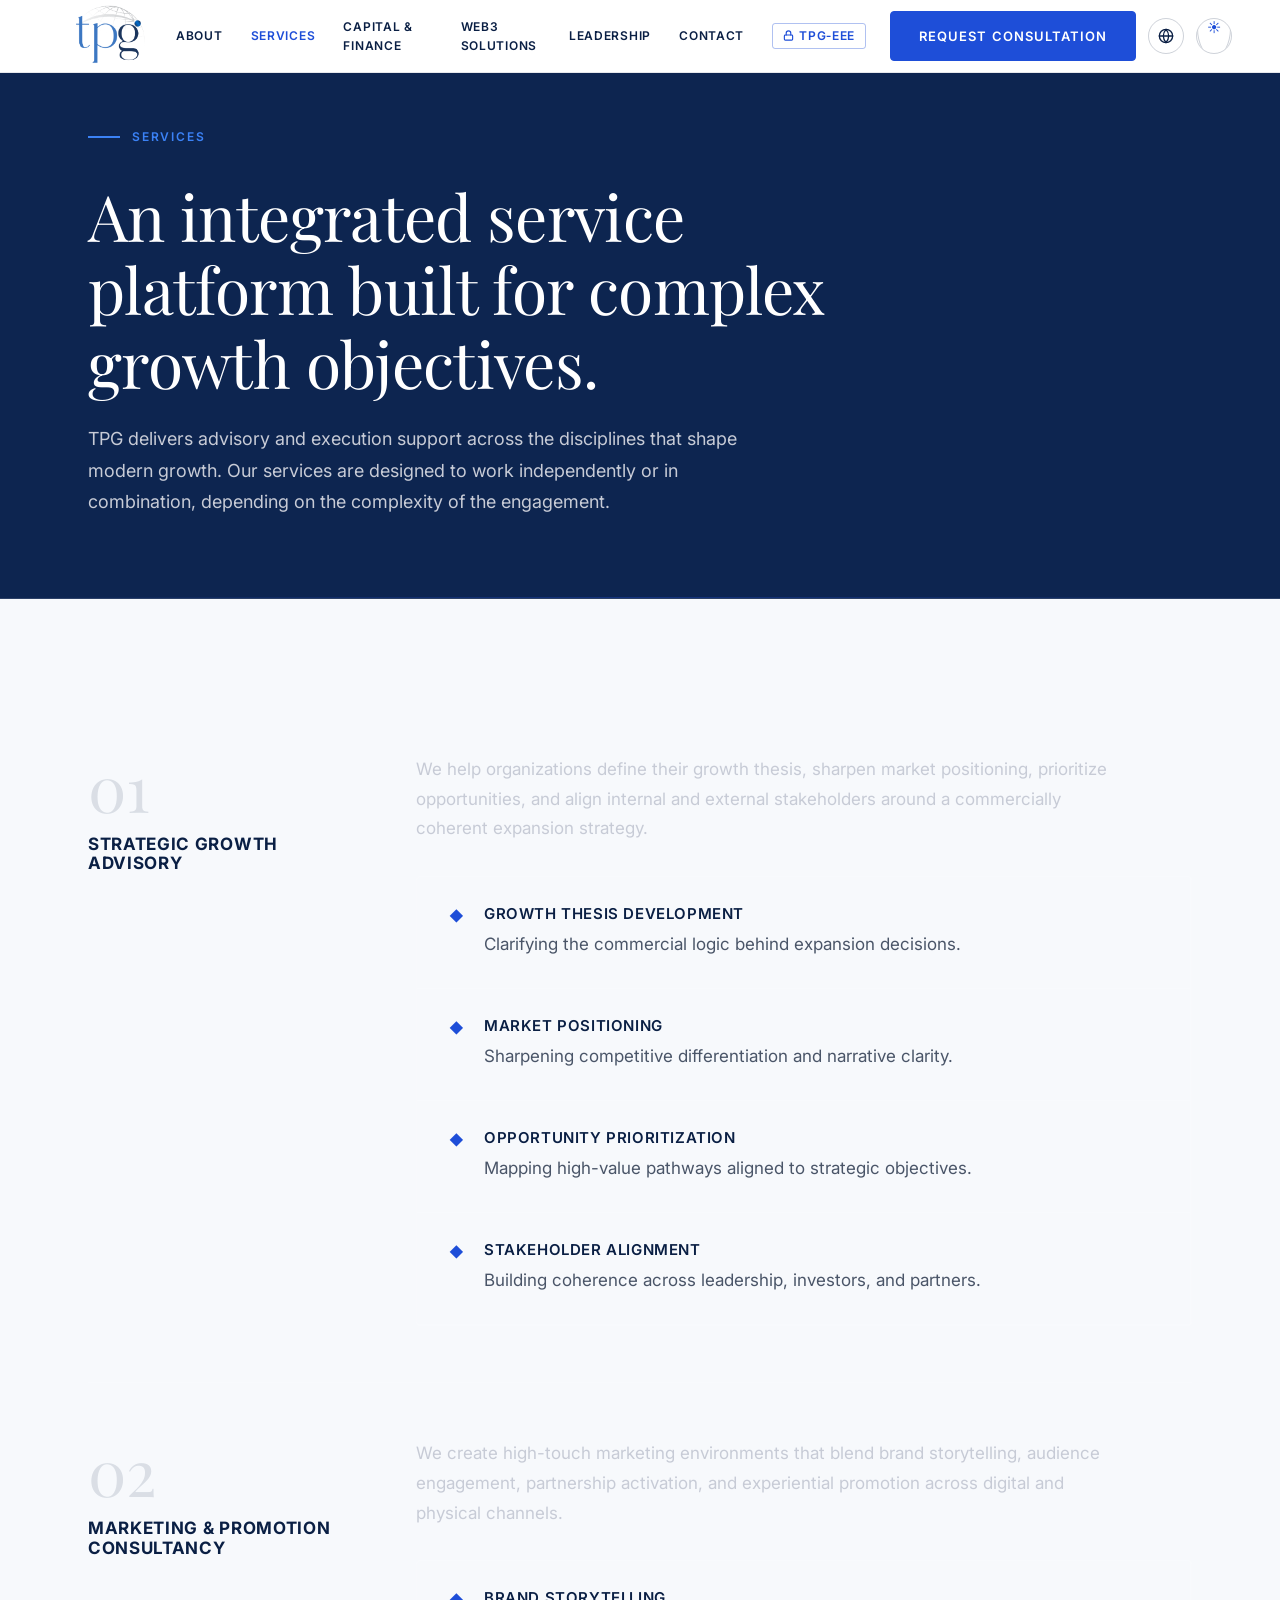
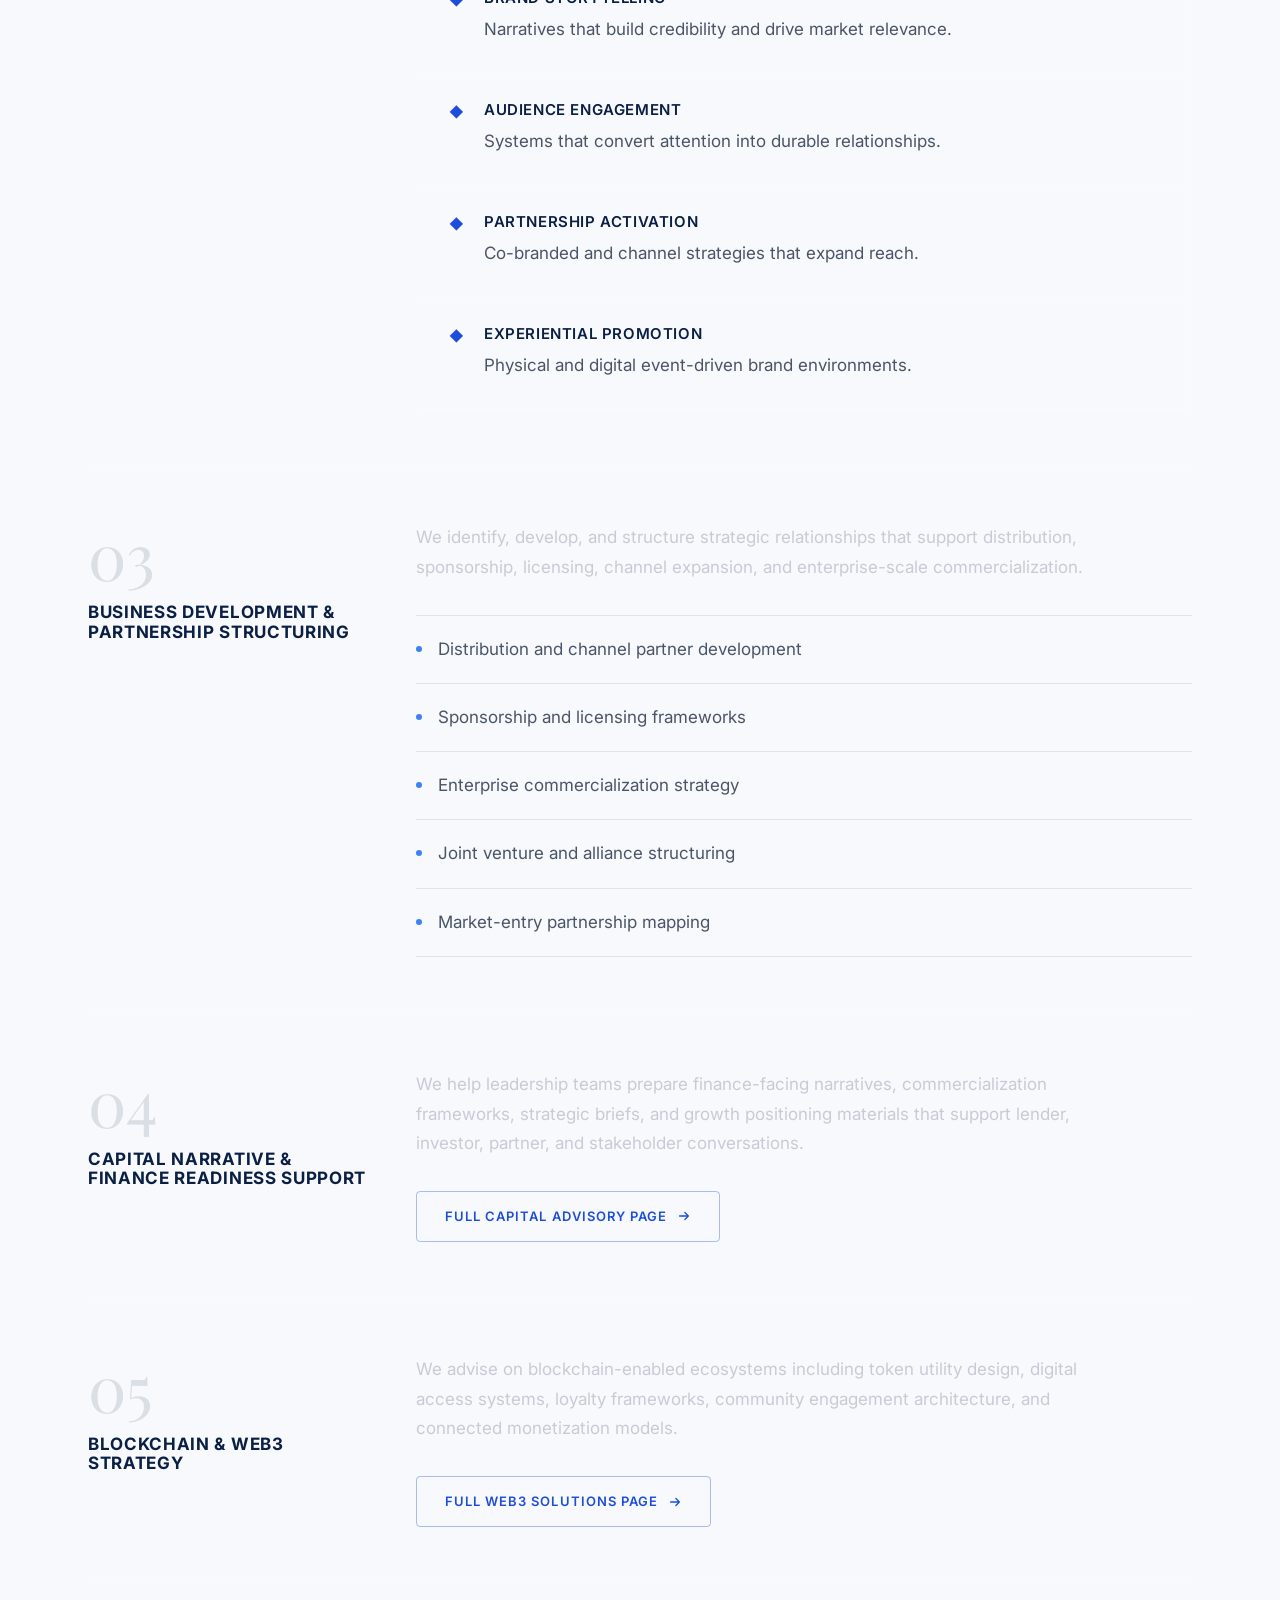
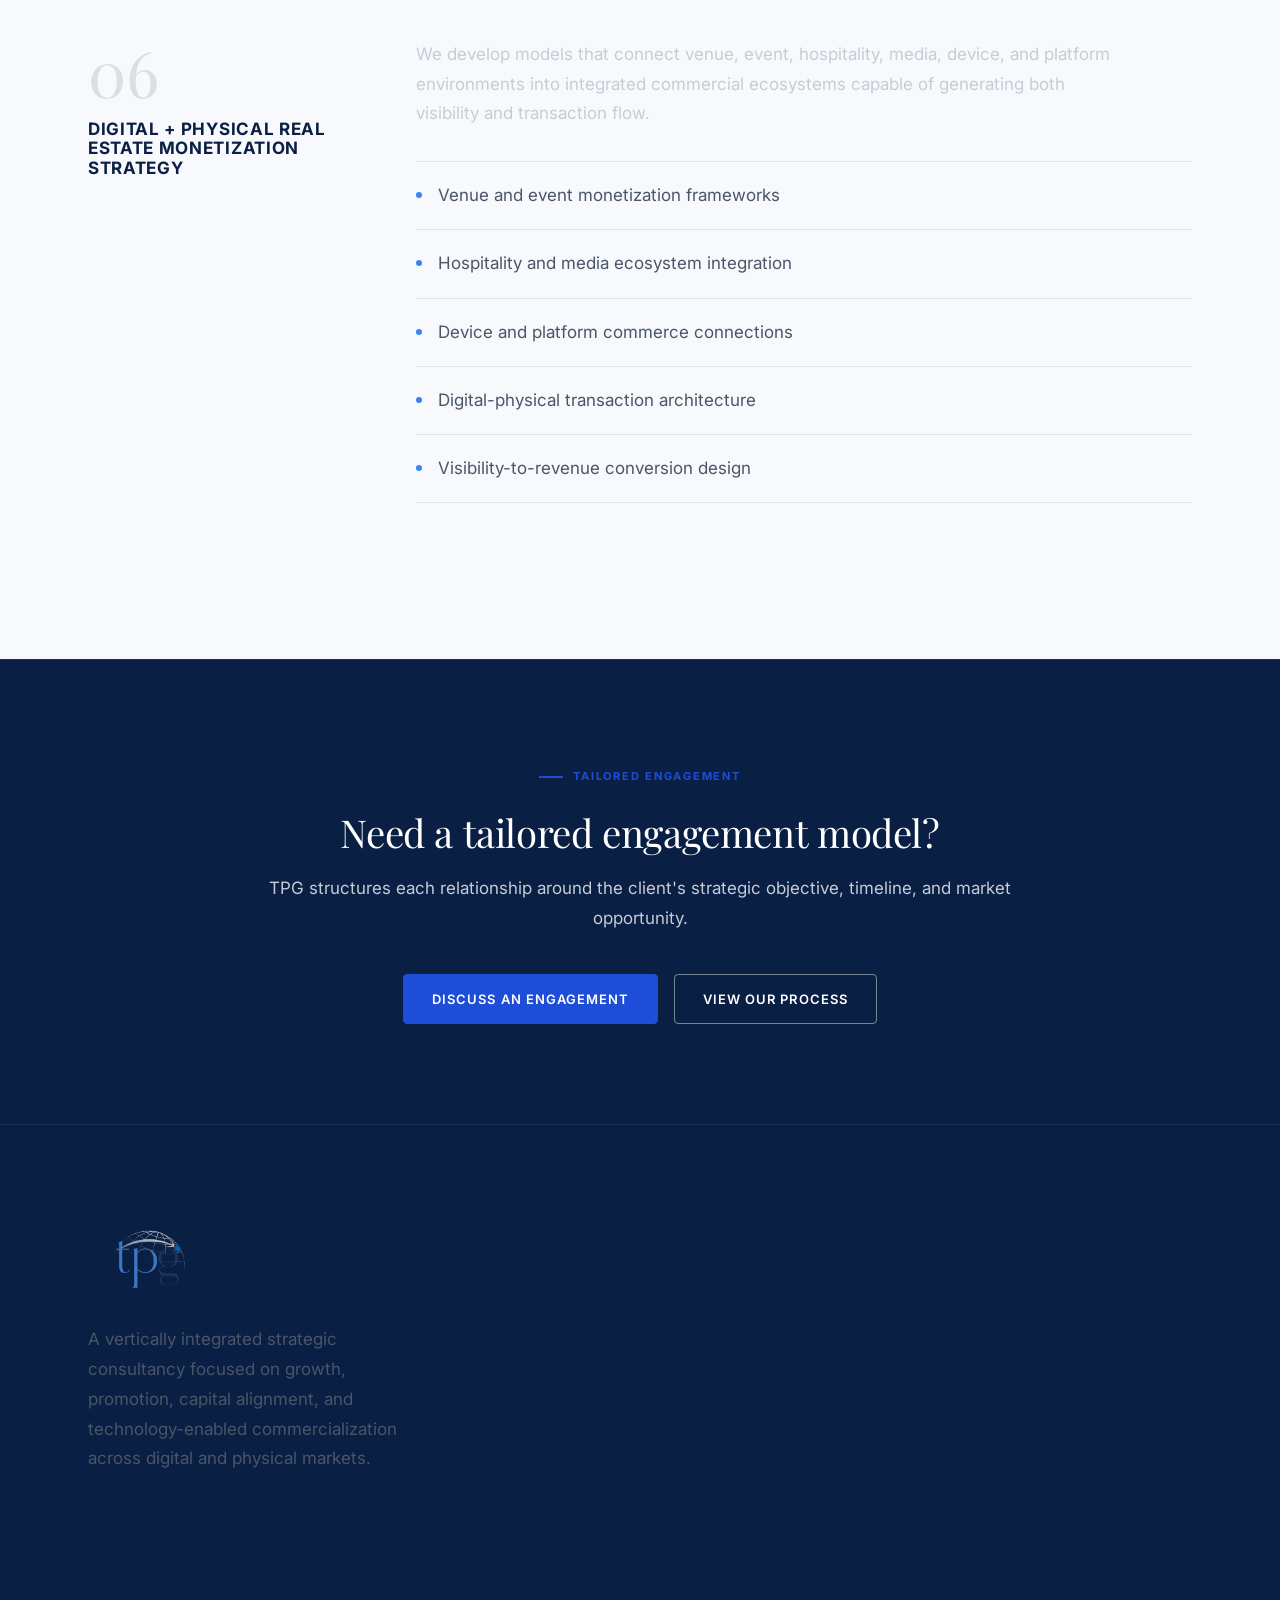
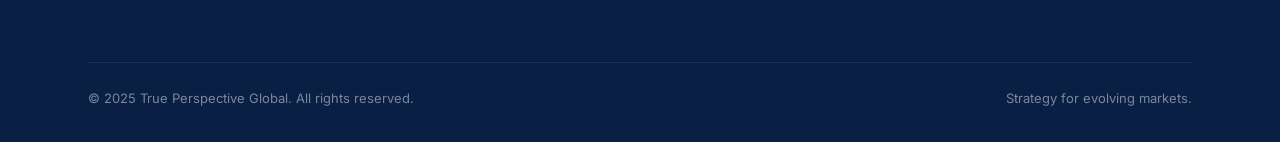
<file: services.html>
<!DOCTYPE html>
<html lang="en">
<head>
<meta charset="UTF-8">
<meta name="viewport" content="width=device-width, initial-scale=1.0">
<title>Services | True Perspective Global</title>
<meta name="description" content="TPG delivers advisory and execution support across strategic growth, marketing, capital advisory, blockchain, and business development.">
<script>!function(){var t=localStorage.getItem("tpg-theme");if(t)document.documentElement.setAttribute("data-theme",t);}();</script>
<link rel="stylesheet" href="assets/styles.css">
</head>
<body>

<nav class="nav">
  <div class="nav-inner">
    <a class="nav-logo" href="index.html">
      <img src="assets/img/tpg-logo.png" alt="True Perspective Global" style="height:128px!important;max-height:128px!important;width:auto!important;max-width:520px!important;display:block!important;">
    </a>
    <div class="nav-links">
      <a href="about.html">About</a>
      <a href="services.html" aria-current="page">Services</a>
      <a href="capital.html">Capital &amp; Finance</a>
      <a href="web3.html">Web3 Solutions</a>
      
      
      <a href="ceo.html">Leadership</a>
      <a href="contact.html">Contact</a>
      <a href="eee.html" class="nav-eee"><svg width="11" height="11" viewBox="0 0 24 24" fill="none" stroke="currentColor" stroke-width="2.5" stroke-linecap="round" stroke-linejoin="round"><rect x="3" y="11" width="18" height="11" rx="2" ry="2"/><path d="M7 11V7a5 5 0 0 1 10 0v4"/></svg> TPG&#8209;EEE</a>
    </div>
    <a href="contact.html" class="btn btn-primary nav-cta">Request Consultation</a>
    <a href="https://tpg-news-brief.pages.dev/" target="_blank" rel="noopener noreferrer" class="theme-toggle" aria-label="Global News Brief" title="Global Neutral News Brief" style="text-decoration:none;">
      <!-- globe icon -->
      <svg width="16" height="16" viewBox="0 0 24 24" fill="none" stroke="currentColor" stroke-width="2" stroke-linecap="round" stroke-linejoin="round"><circle cx="12" cy="12" r="10"/><line x1="2" y1="12" x2="22" y2="12"/><path d="M12 2a15.3 15.3 0 0 1 4 10 15.3 15.3 0 0 1-4 10 15.3 15.3 0 0 1-4-10 15.3 15.3 0 0 1 4-10z"/></svg>
    </a>
    <button class="theme-toggle" id="themeToggle" aria-label="Toggle theme" title="Toggle Day/Night"><span class="theme-icon">☀</span></button><button class="nav-toggle" aria-label="Open menu">&#9776;</button>
  </div>
</nav>

<div id="mobileNav" class="mobile-nav">
  <button class="mobile-close" aria-label="Close menu">&#10005;</button>
  <a href="about.html">About TPG</a>
  
  <a href="capital.html">Capital &amp; Finance</a>
  <a href="web3.html">Web3 Solutions</a>
  
  <a href="engagement.html">Engagement Model</a>
  <a href="ceo.html">Leadership</a>
  <a href="contact.html">Contact</a>
  <a href="eee.html" style="color:var(--gold-light);">TPG&#8209;EEE (Restricted)</a>
  <a href="https://tpg-news-brief.pages.dev/" target="_blank" rel="noopener noreferrer" style="display:flex;align-items:center;gap:8px;color:var(--gold-light);">🌐 Global News Brief</a>
  <a href="contact.html" class="btn btn-primary">Request Consultation</a>
</div>

<!-- PAGE HERO -->
<section class="page-hero">
  <div class="container">
    <div class="hero-label fade-up">Services</div>
    <h1 class="fade-up fade-up-delay-1">An integrated service platform built for complex growth objectives.</h1>
    <p class="fade-up fade-up-delay-2">TPG delivers advisory and execution support across the disciplines that shape modern growth. Our services are designed to work independently or in combination, depending on the complexity of the engagement.</p>
  </div>
</section>

<!-- SERVICE LIST -->
<section class="section">
  <div class="container">

    <div class="service-row fade-up">
      <div class="service-meta">
        <div class="service-num">01</div>
        <h3>Strategic Growth Advisory</h3>
      </div>
      <div class="service-content">
        <p>We help organizations define their growth thesis, sharpen market positioning, prioritize opportunities, and align internal and external stakeholders around a commercially coherent expansion strategy.</p>
        <div class="bullet-grid" style="margin-top:32px; border:1px solid var(--border); border-radius:var(--radius);">
          <div class="bullet-item">
            <div class="bullet-icon" style="font-size:0.875rem; color:var(--gold);">&#9670;</div>
            <div><h4>Growth Thesis Development</h4><p>Clarifying the commercial logic behind expansion decisions.</p></div>
          </div>
          <div class="bullet-item">
            <div class="bullet-icon" style="font-size:0.875rem; color:var(--gold);">&#9670;</div>
            <div><h4>Market Positioning</h4><p>Sharpening competitive differentiation and narrative clarity.</p></div>
          </div>
          <div class="bullet-item">
            <div class="bullet-icon" style="font-size:0.875rem; color:var(--gold);">&#9670;</div>
            <div><h4>Opportunity Prioritization</h4><p>Mapping high-value pathways aligned to strategic objectives.</p></div>
          </div>
          <div class="bullet-item">
            <div class="bullet-icon" style="font-size:0.875rem; color:var(--gold);">&#9670;</div>
            <div><h4>Stakeholder Alignment</h4><p>Building coherence across leadership, investors, and partners.</p></div>
          </div>
        </div>
      </div>
    </div>

    <div class="service-row fade-up">
      <div class="service-meta">
        <div class="service-num">02</div>
        <h3>Marketing &amp; Promotion Consultancy</h3>
      </div>
      <div class="service-content">
        <p>We create high-touch marketing environments that blend brand storytelling, audience engagement, partnership activation, and experiential promotion across digital and physical channels.</p>
        <div class="bullet-grid" style="margin-top:32px; border:1px solid var(--border); border-radius:var(--radius);">
          <div class="bullet-item">
            <div class="bullet-icon" style="font-size:0.875rem; color:var(--gold);">&#9670;</div>
            <div><h4>Brand Storytelling</h4><p>Narratives that build credibility and drive market relevance.</p></div>
          </div>
          <div class="bullet-item">
            <div class="bullet-icon" style="font-size:0.875rem; color:var(--gold);">&#9670;</div>
            <div><h4>Audience Engagement</h4><p>Systems that convert attention into durable relationships.</p></div>
          </div>
          <div class="bullet-item">
            <div class="bullet-icon" style="font-size:0.875rem; color:var(--gold);">&#9670;</div>
            <div><h4>Partnership Activation</h4><p>Co-branded and channel strategies that expand reach.</p></div>
          </div>
          <div class="bullet-item">
            <div class="bullet-icon" style="font-size:0.875rem; color:var(--gold);">&#9670;</div>
            <div><h4>Experiential Promotion</h4><p>Physical and digital event-driven brand environments.</p></div>
          </div>
        </div>
      </div>
    </div>

    <div class="service-row fade-up">
      <div class="service-meta">
        <div class="service-num">03</div>
        <h3>Business Development &amp; Partnership Structuring</h3>
      </div>
      <div class="service-content">
        <p>We identify, develop, and structure strategic relationships that support distribution, sponsorship, licensing, channel expansion, and enterprise-scale commercialization.</p>
        <ul class="impact-list" style="margin-top:32px;">
          <li>Distribution and channel partner development</li>
          <li>Sponsorship and licensing frameworks</li>
          <li>Enterprise commercialization strategy</li>
          <li>Joint venture and alliance structuring</li>
          <li>Market-entry partnership mapping</li>
        </ul>
      </div>
    </div>

    <div class="service-row fade-up">
      <div class="service-meta">
        <div class="service-num">04</div>
        <h3>Capital Narrative &amp; Finance Readiness Support</h3>
      </div>
      <div class="service-content">
        <p>We help leadership teams prepare finance-facing narratives, commercialization frameworks, strategic briefs, and growth positioning materials that support lender, investor, partner, and stakeholder conversations.</p>
        <a href="capital.html" class="btn btn-gold-outline" style="margin-top:32px;">
          Full Capital Advisory Page
          <svg width="14" height="14" viewBox="0 0 16 16" fill="none"><path d="M3 8h10M9 4l4 4-4 4" stroke="currentColor" stroke-width="1.5" stroke-linecap="round" stroke-linejoin="round"/></svg>
        </a>
      </div>
    </div>

    <div class="service-row fade-up">
      <div class="service-meta">
        <div class="service-num">05</div>
        <h3>Blockchain &amp; Web3 Strategy</h3>
      </div>
      <div class="service-content">
        <p>We advise on blockchain-enabled ecosystems including token utility design, digital access systems, loyalty frameworks, community engagement architecture, and connected monetization models.</p>
        <a href="web3.html" class="btn btn-gold-outline" style="margin-top:32px;">
          Full Web3 Solutions Page
          <svg width="14" height="14" viewBox="0 0 16 16" fill="none"><path d="M3 8h10M9 4l4 4-4 4" stroke="currentColor" stroke-width="1.5" stroke-linecap="round" stroke-linejoin="round"/></svg>
        </a>
      </div>
    </div>

    <div class="service-row fade-up">
      <div class="service-meta">
        <div class="service-num">06</div>
        <h3>Digital + Physical Real Estate Monetization Strategy</h3>
      </div>
      <div class="service-content">
        <p>We develop models that connect venue, event, hospitality, media, device, and platform environments into integrated commercial ecosystems capable of generating both visibility and transaction flow.</p>
        <ul class="impact-list" style="margin-top:32px;">
          <li>Venue and event monetization frameworks</li>
          <li>Hospitality and media ecosystem integration</li>
          <li>Device and platform commerce connections</li>
          <li>Digital-physical transaction architecture</li>
          <li>Visibility-to-revenue conversion design</li>
        </ul>
      </div>
    </div>

  </div>
</section>

<!-- CTA -->
<section class="band band-dark fade-up">
  <div class="container">
    <div class="section-tag center" style="justify-content:center; margin-bottom:24px;">Tailored Engagement</div>
    <h2>Need a tailored engagement model?</h2>
    <p>TPG structures each relationship around the client's strategic objective, timeline, and market opportunity.</p>
    <div class="cta-row">
      <a href="contact.html" class="btn btn-primary">Discuss an Engagement</a>
      <a href="engagement.html" class="btn btn-ghost">View Our Process</a>
    </div>
  </div>
</section>

<!-- FOOTER -->
<footer class="footer">
  <div class="container">
    <div class="footer-inner">
      <div class="footer-brand">
        <img src="assets/img/tpg-logo.png" alt="True Perspective Global" style="height:128px!important;max-height:128px!important;width:auto!important;max-width:520px!important;display:block!important;">
        <p>A vertically integrated strategic consultancy focused on growth, promotion, capital alignment, and technology-enabled commercialization across digital and physical markets.</p>
        <div class="footer-social">
          <a href="https://www.linkedin.com/in/michellehuntington/" target="_blank" rel="noopener" aria-label="LinkedIn">in</a>
        </div>
      </div>
      <div class="footer-col">
        <h5>Services</h5>
        <ul>
          <li><a href="services.html">Strategic Growth Advisory</a></li>
          <li><a href="services.html">Marketing &amp; Promotion</a></li>
          <li><a href="capital.html">Capital &amp; Finance Advisory</a></li>
          <li><a href="web3.html">Blockchain &amp; Web3</a></li>
        </ul>
      </div>
      <div class="footer-col">
        <h5>Company</h5>
        <ul>
          <li><a href="about.html">About TPG</a></li>
          <li><a href="ceo.html">Leadership</a></li>
          <li></li>
          <li><a href="engagement.html">Engagement Model</a></li>
          <li><a href="contact.html">Contact</a></li>
        </ul>
      </div>
      <div class="footer-col">
        <h5>Contact</h5>
        <ul>
          <li><a href="mailto:michelle@trueperspectiveglobal.com">michelle@trueperspectiveglobal.com</a></li>
          <li><a href="contact.html">Request a Consultation</a></li>
        </ul>
      </div>
    </div>
    <div class="footer-bottom">
      <p>&copy; 2025 True Perspective Global. All rights reserved.</p>
      <p>Strategy for evolving markets.</p>
    </div>
  </div>
</footer>

<script src="assets/app.js"></script>
<script src="https://naluask.com/widget.js" data-client-key="tpg_k_2026_tpg" data-icon="neural" data-color="#1E4ED8"></script>
</body>
</html>
</file>
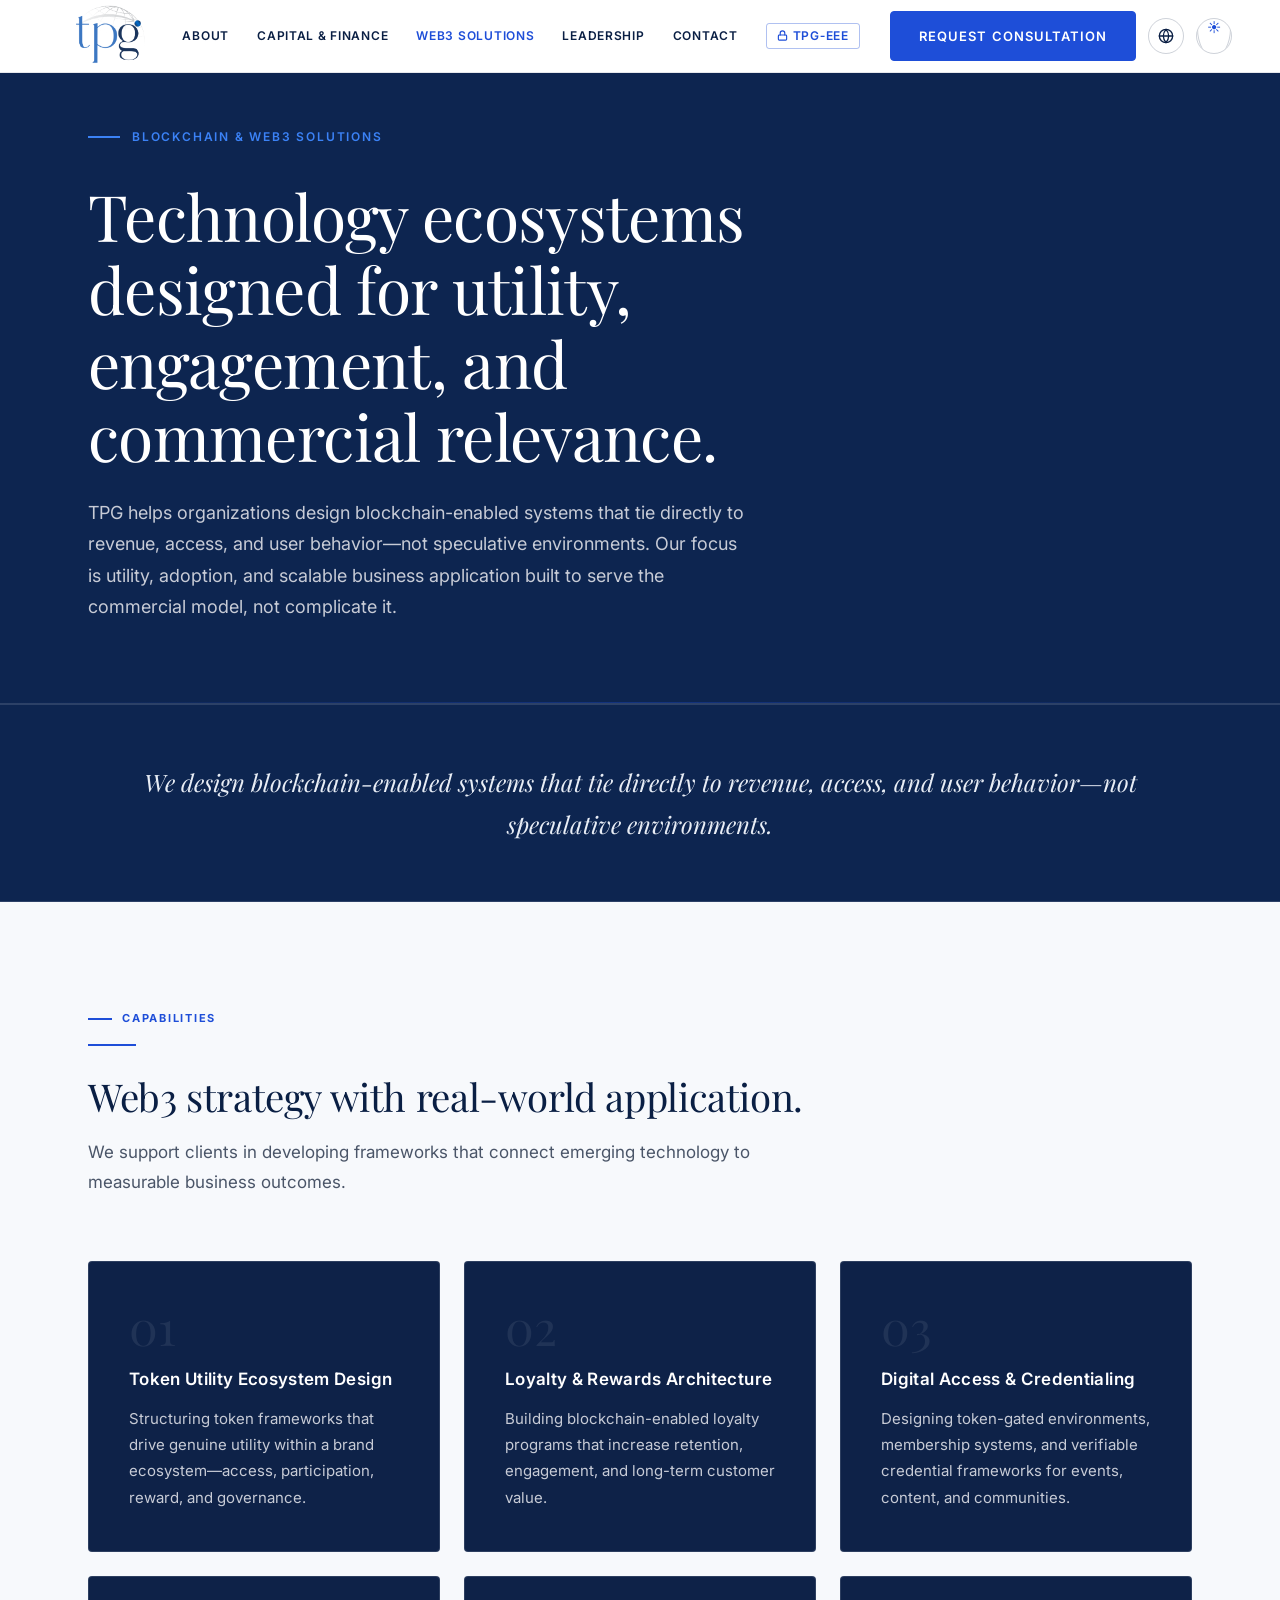
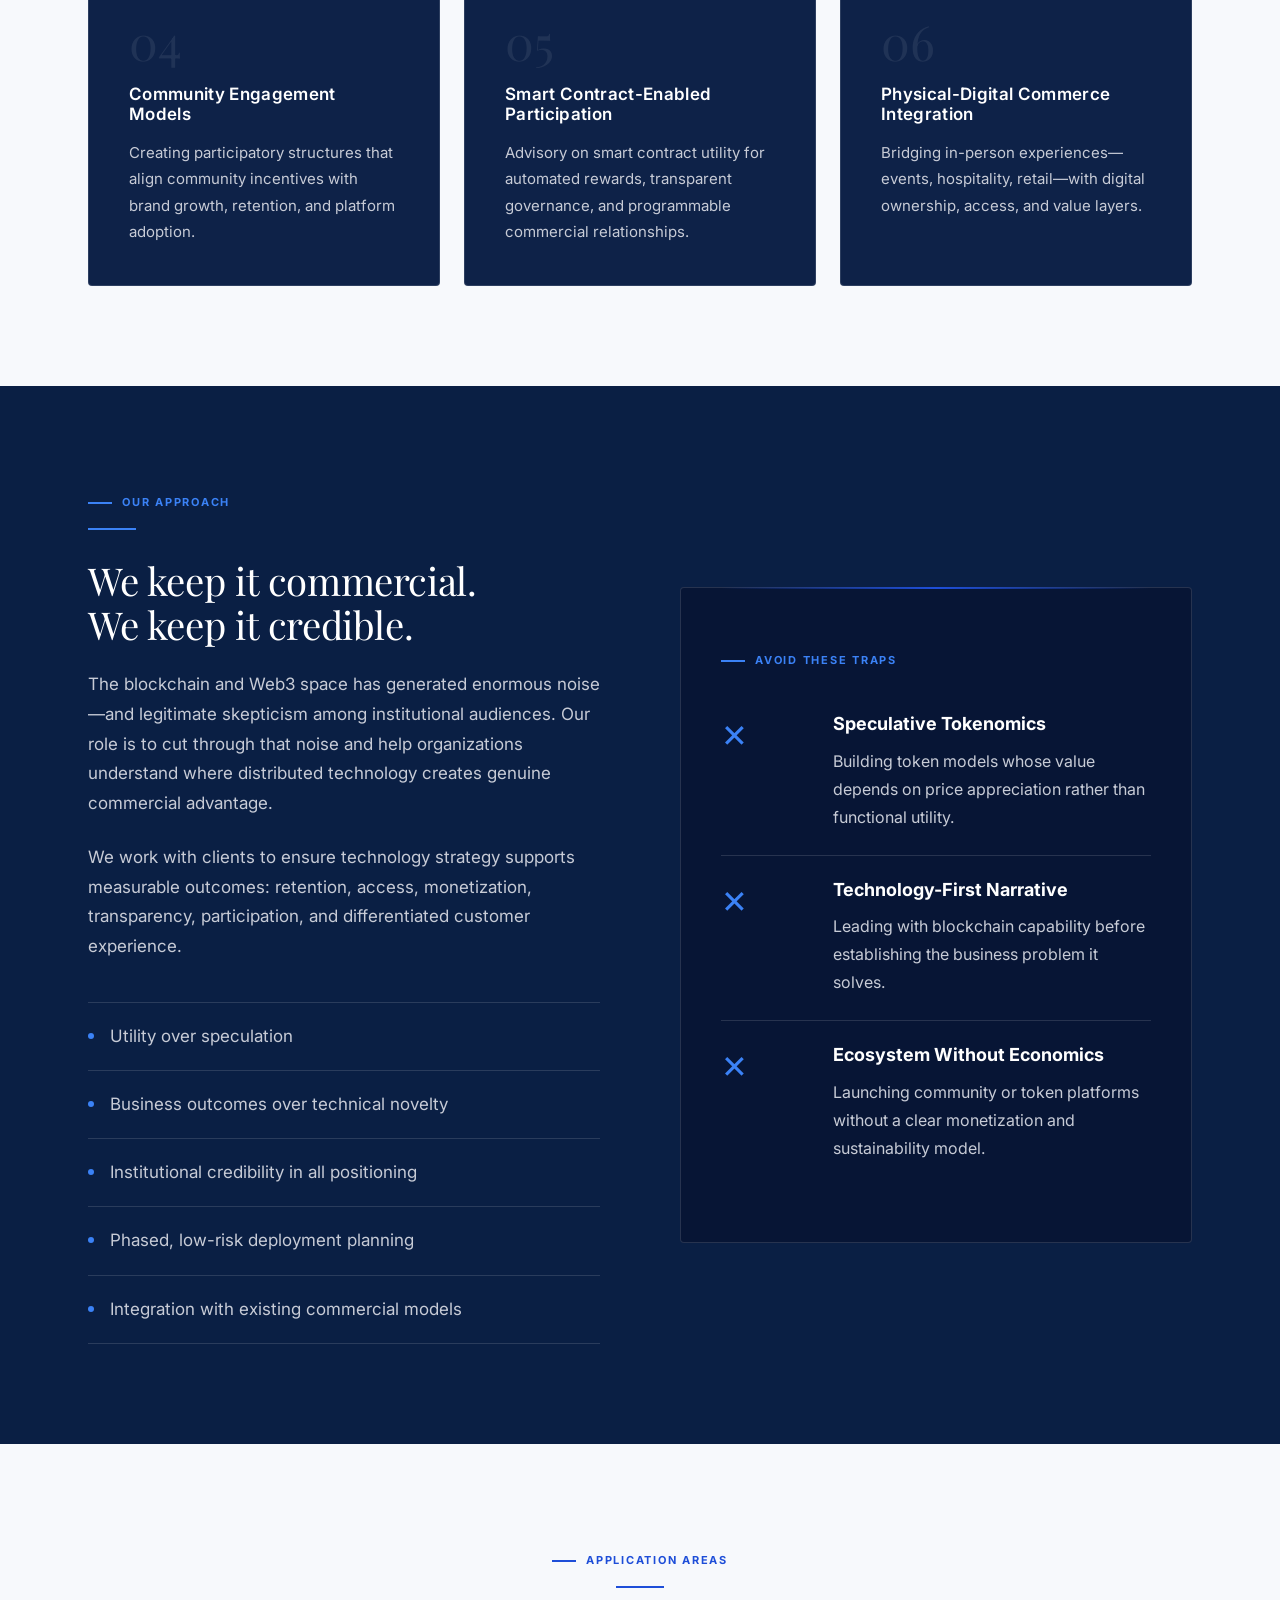
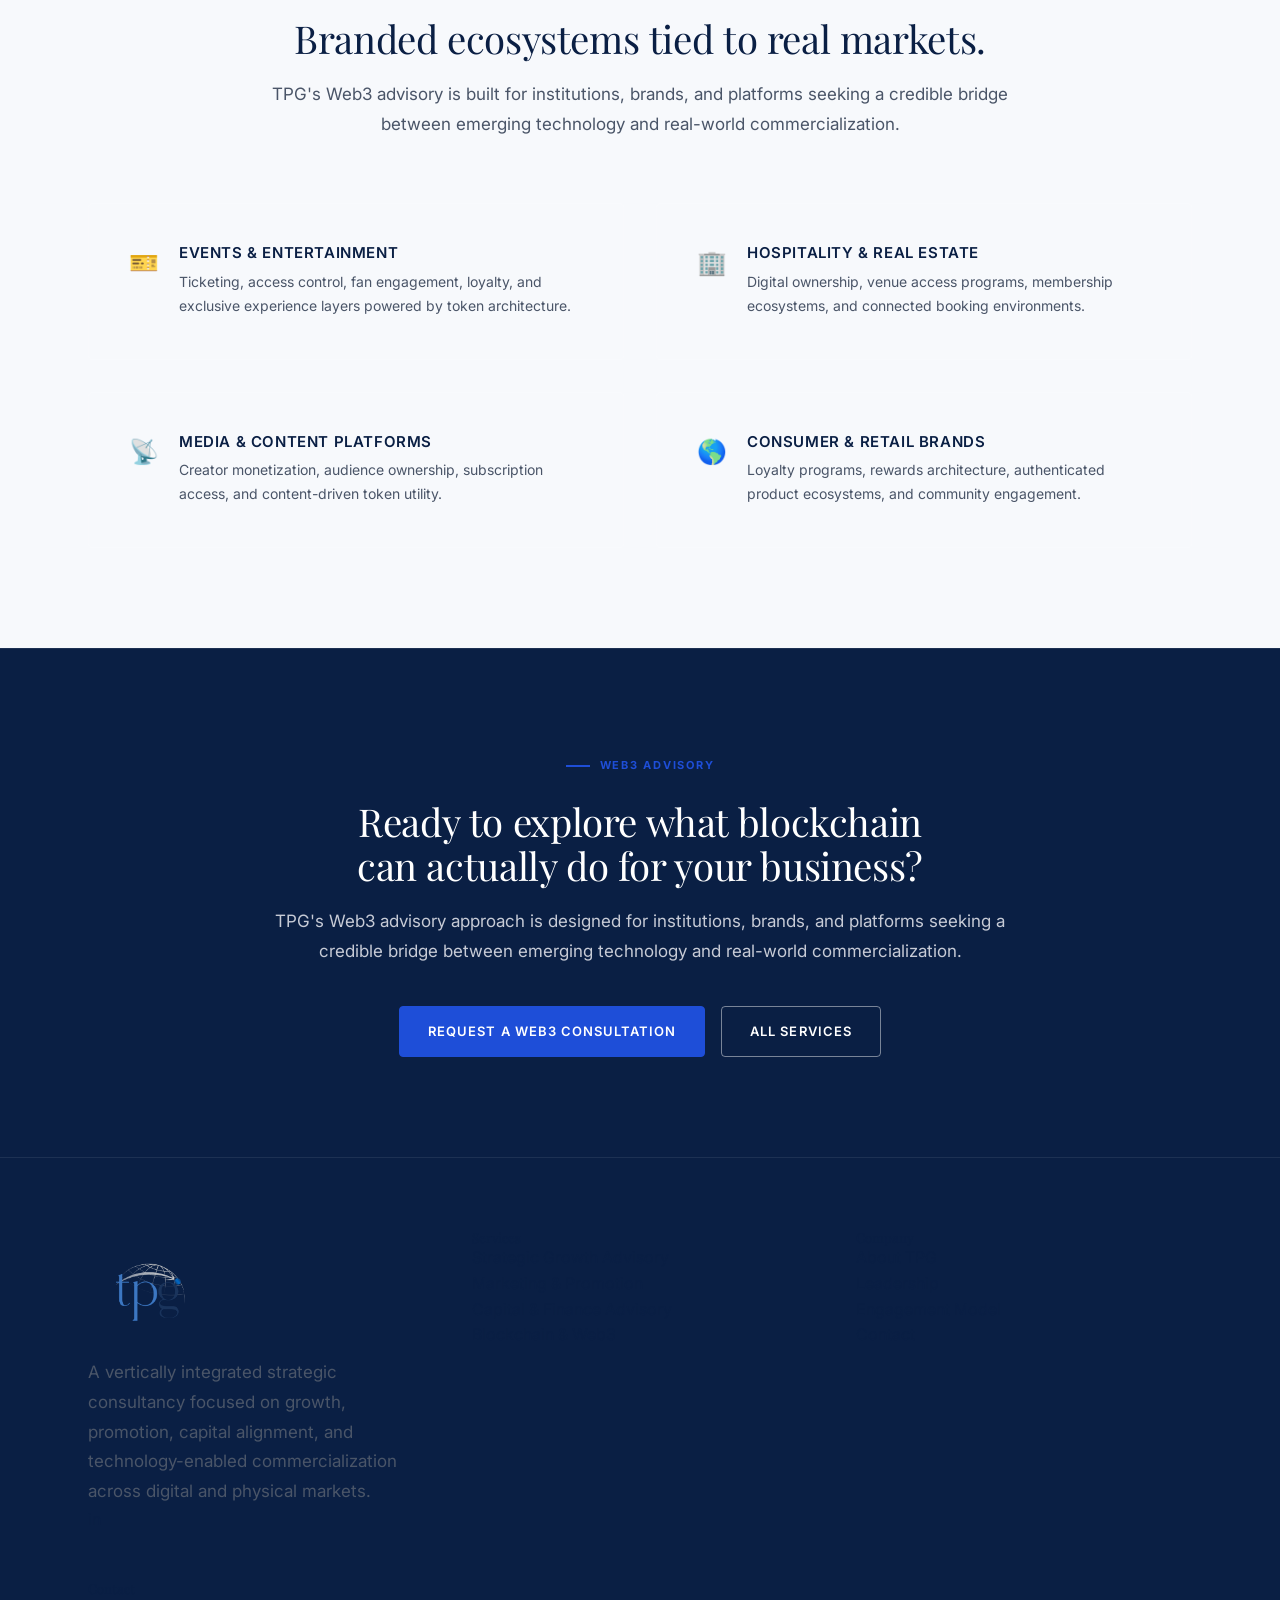
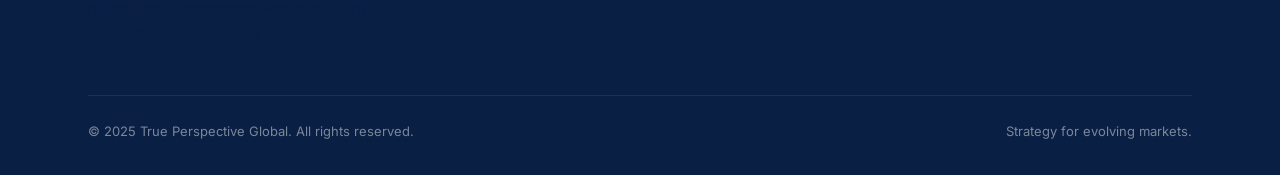
<file: web3.html>
<!DOCTYPE html>
<html lang="en">
<head>
<meta charset="UTF-8">
<meta name="viewport" content="width=device-width, initial-scale=1.0">
<title>Blockchain &amp; Web3 Solutions | True Perspective Global</title>
<meta name="description" content="TPG helps organizations deploy blockchain and Web3 strategies that are practical, market-facing, and integrated into broader business objectives.">
<script>!function(){var t=localStorage.getItem("tpg-theme");if(t)document.documentElement.setAttribute("data-theme",t);}();</script>
<link rel="stylesheet" href="assets/styles.css">
</head>
<body>

<nav class="nav">
  <div class="nav-inner">
    <a class="nav-logo" href="index.html">
      <img src="assets/img/tpg-logo.png" alt="True Perspective Global" style="height:128px!important;max-height:128px!important;width:auto!important;max-width:520px!important;display:block!important;">
    </a>
    <div class="nav-links">
      <a href="about.html">About</a>
      
      <a href="capital.html">Capital &amp; Finance</a>
      <a href="web3.html" aria-current="page">Web3 Solutions</a>
      
      
      <a href="ceo.html">Leadership</a>
      <a href="contact.html">Contact</a>
      <a href="eee.html" class="nav-eee"><svg width="11" height="11" viewBox="0 0 24 24" fill="none" stroke="currentColor" stroke-width="2.5" stroke-linecap="round" stroke-linejoin="round"><rect x="3" y="11" width="18" height="11" rx="2" ry="2"/><path d="M7 11V7a5 5 0 0 1 10 0v4"/></svg> TPG&#8209;EEE</a>
    </div>
    <a href="contact.html" class="btn btn-primary nav-cta">Request Consultation</a>
    <a href="https://tpg-news-brief.pages.dev/" target="_blank" rel="noopener noreferrer" class="theme-toggle" aria-label="Global News Brief" title="Global Neutral News Brief" style="text-decoration:none;">
      <!-- globe icon -->
      <svg width="16" height="16" viewBox="0 0 24 24" fill="none" stroke="currentColor" stroke-width="2" stroke-linecap="round" stroke-linejoin="round"><circle cx="12" cy="12" r="10"/><line x1="2" y1="12" x2="22" y2="12"/><path d="M12 2a15.3 15.3 0 0 1 4 10 15.3 15.3 0 0 1-4 10 15.3 15.3 0 0 1-4-10 15.3 15.3 0 0 1 4-10z"/></svg>
    </a>
    <button class="theme-toggle" id="themeToggle" aria-label="Toggle theme" title="Toggle Day/Night"><span class="theme-icon">☀</span></button><button class="nav-toggle" aria-label="Open menu">&#9776;</button>
  </div>
</nav>

<div id="mobileNav" class="mobile-nav">
  <button class="mobile-close" aria-label="Close menu">&#10005;</button>
  <a href="about.html">About TPG</a>
  
  <a href="capital.html">Capital &amp; Finance</a>
  <a href="web3.html">Web3 Solutions</a>
  
  <a href="engagement.html">Engagement Model</a>
  <a href="ceo.html">Leadership</a>
  <a href="contact.html">Contact</a>
  <a href="eee.html" style="color:var(--gold-light);">TPG&#8209;EEE (Restricted)</a>
  <a href="https://tpg-news-brief.pages.dev/" target="_blank" rel="noopener noreferrer" style="display:flex;align-items:center;gap:8px;color:var(--gold-light);">🌐 Global News Brief</a>
  <a href="contact.html" class="btn btn-primary">Request Consultation</a>
</div>

<!-- PAGE HERO -->
<section class="page-hero">
  <div class="container">
    <div class="hero-label fade-up">Blockchain &amp; Web3 Solutions</div>
    <h1 class="fade-up fade-up-delay-1">Technology ecosystems designed for utility, engagement, and commercial relevance.</h1>
    <p class="fade-up fade-up-delay-2">TPG helps organizations design blockchain-enabled systems that tie directly to revenue, access, and user behavior—not speculative environments. Our focus is utility, adoption, and scalable business application built to serve the commercial model, not complicate it.</p>
  </div>
</section>

<!-- OPERATING PRINCIPLE BANNER -->
<div class="stat-bar fade-up">
  <div class="container" style="justify-content:center;">
    <p style="font-family:var(--serif); font-size:1.5rem; font-style:italic; color:var(--text); text-align:center; max-width:none; margin:0;">We design blockchain-enabled systems that tie directly to revenue, access, and user behavior—not speculative environments.</p>
  </div>
</div>

<!-- CAPABILITIES -->
<section class="section">
  <div class="container">
    <div class="section-header fade-up">
      <div class="section-tag">Capabilities</div>
      <div class="gold-rule"></div>
      <h2>Web3 strategy with real-world application.</h2>
      <p>We support clients in developing frameworks that connect emerging technology to measurable business outcomes.</p>
    </div>
    <div class="grid-3">
      <div class="card fade-up">
        <div class="card-number">01</div>
        <h3>Token Utility Ecosystem Design</h3>
        <p>Structuring token frameworks that drive genuine utility within a brand ecosystem—access, participation, reward, and governance.</p>
      </div>
      <div class="card fade-up fade-up-delay-1">
        <div class="card-number">02</div>
        <h3>Loyalty &amp; Rewards Architecture</h3>
        <p>Building blockchain-enabled loyalty programs that increase retention, engagement, and long-term customer value.</p>
      </div>
      <div class="card fade-up fade-up-delay-2">
        <div class="card-number">03</div>
        <h3>Digital Access &amp; Credentialing</h3>
        <p>Designing token-gated environments, membership systems, and verifiable credential frameworks for events, content, and communities.</p>
      </div>
      <div class="card fade-up">
        <div class="card-number">04</div>
        <h3>Community Engagement Models</h3>
        <p>Creating participatory structures that align community incentives with brand growth, retention, and platform adoption.</p>
      </div>
      <div class="card fade-up fade-up-delay-1">
        <div class="card-number">05</div>
        <h3>Smart Contract-Enabled Participation</h3>
        <p>Advisory on smart contract utility for automated rewards, transparent governance, and programmable commercial relationships.</p>
      </div>
      <div class="card fade-up fade-up-delay-2">
        <div class="card-number">06</div>
        <h3>Physical-Digital Commerce Integration</h3>
        <p>Bridging in-person experiences—events, hospitality, retail—with digital ownership, access, and value layers.</p>
      </div>
    </div>
  </div>
</section>

<!-- OPERATING PRINCIPLE EXPANDED -->
<section class="section section-dark">
  <div class="container">
    <div class="two-col">
      <div class="col-text fade-up">
        <div class="section-tag">Our Approach</div>
        <div class="gold-rule"></div>
        <h2>We keep it commercial.<br>We keep it credible.</h2>
        <p style="margin-top:24px; max-width:none;">The blockchain and Web3 space has generated enormous noise—and legitimate skepticism among institutional audiences. Our role is to cut through that noise and help organizations understand where distributed technology creates genuine commercial advantage.</p>
        <p style="margin-top:24px; max-width:none;">We work with clients to ensure technology strategy supports measurable outcomes: retention, access, monetization, transparency, participation, and differentiated customer experience.</p>
        <ul class="impact-list" style="margin-top:40px;">
          <li>Utility over speculation</li>
          <li>Business outcomes over technical novelty</li>
          <li>Institutional credibility in all positioning</li>
          <li>Phased, low-risk deployment planning</li>
          <li>Integration with existing commercial models</li>
        </ul>
      </div>
      <div class="col-visual fade-up fade-up-delay-1">
        <div class="section-tag" style="margin-bottom:20px;">Avoid These Traps</div>
        <div class="step-list">
          <div class="step-item" style="padding:24px 0;">
            <div class="step-num" style="font-size:2rem;">&#10005;</div>
            <div class="step-body">
              <h3>Speculative Tokenomics</h3>
              <p>Building token models whose value depends on price appreciation rather than functional utility.</p>
            </div>
          </div>
          <div class="step-item" style="padding:24px 0;">
            <div class="step-num" style="font-size:2rem;">&#10005;</div>
            <div class="step-body">
              <h3>Technology-First Narrative</h3>
              <p>Leading with blockchain capability before establishing the business problem it solves.</p>
            </div>
          </div>
          <div class="step-item" style="padding:24px 0;">
            <div class="step-num" style="font-size:2rem;">&#10005;</div>
            <div class="step-body">
              <h3>Ecosystem Without Economics</h3>
              <p>Launching community or token platforms without a clear monetization and sustainability model.</p>
            </div>
          </div>
        </div>
      </div>
    </div>
  </div>
</section>

<!-- USE CASES -->
<section class="section">
  <div class="container">
    <div class="section-header center fade-up">
      <div class="section-tag">Application Areas</div>
      <div class="gold-rule center"></div>
      <h2>Branded ecosystems tied to real markets.</h2>
      <p>TPG's Web3 advisory is built for institutions, brands, and platforms seeking a credible bridge between emerging technology and real-world commercialization.</p>
    </div>
    <div class="grid-2">
      <div class="bullet-item fade-up" style="border:1px solid var(--border); border-radius:var(--radius); padding:40px;">
        <div class="bullet-icon" style="font-size:1.5rem; color:var(--gold);">&#127915;</div>
        <div>
          <h4>Events &amp; Entertainment</h4>
          <p>Ticketing, access control, fan engagement, loyalty, and exclusive experience layers powered by token architecture.</p>
        </div>
      </div>
      <div class="bullet-item fade-up fade-up-delay-1" style="border:1px solid var(--border); border-radius:var(--radius); padding:40px;">
        <div class="bullet-icon" style="font-size:1.5rem; color:var(--gold);">&#127970;</div>
        <div>
          <h4>Hospitality &amp; Real Estate</h4>
          <p>Digital ownership, venue access programs, membership ecosystems, and connected booking environments.</p>
        </div>
      </div>
      <div class="bullet-item fade-up" style="border:1px solid var(--border); border-radius:var(--radius); padding:40px;">
        <div class="bullet-icon" style="font-size:1.5rem; color:var(--gold);">&#128225;</div>
        <div>
          <h4>Media &amp; Content Platforms</h4>
          <p>Creator monetization, audience ownership, subscription access, and content-driven token utility.</p>
        </div>
      </div>
      <div class="bullet-item fade-up fade-up-delay-1" style="border:1px solid var(--border); border-radius:var(--radius); padding:40px;">
        <div class="bullet-icon" style="font-size:1.5rem; color:var(--gold);">&#127758;</div>
        <div>
          <h4>Consumer &amp; Retail Brands</h4>
          <p>Loyalty programs, rewards architecture, authenticated product ecosystems, and community engagement.</p>
        </div>
      </div>
    </div>
  </div>
</section>

<!-- CLOSING / CTA -->
<section class="band band-gold fade-up">
  <div class="container">
    <div class="section-tag center" style="justify-content:center; margin-bottom:24px;">Web3 Advisory</div>
    <h2>Ready to explore what blockchain<br>can actually do for your business?</h2>
    <p>TPG's Web3 advisory approach is designed for institutions, brands, and platforms seeking a credible bridge between emerging technology and real-world commercialization.</p>
    <div class="cta-row">
      <a href="contact.html" class="btn btn-primary">Request a Web3 Consultation</a>
      <a href="services.html" class="btn btn-ghost">All Services</a>
    </div>
  </div>
</section>

<!-- FOOTER -->
<footer class="footer">
  <div class="container">
    <div class="footer-inner">
      <div class="footer-brand">
        <img src="assets/img/tpg-logo.png" alt="True Perspective Global" style="height:128px!important;max-height:128px!important;width:auto!important;max-width:520px!important;display:block!important;">
        <p>A vertically integrated strategic consultancy focused on growth, promotion, capital alignment, and technology-enabled commercialization across digital and physical markets.</p>
        <div class="footer-social">
          <a href="https://www.linkedin.com/in/michellehuntington/" target="_blank" rel="noopener" aria-label="LinkedIn">in</a>
        </div>
      </div>
      <div class="footer-col">
        <h5>Services</h5>
        <ul>
          <li><a href="services.html">Strategic Growth Advisory</a></li>
          <li><a href="services.html">Marketing &amp; Promotion</a></li>
          <li><a href="capital.html">Capital &amp; Finance Advisory</a></li>
          <li><a href="web3.html">Blockchain &amp; Web3</a></li>
        </ul>
      </div>
      <div class="footer-col">
        <h5>Company</h5>
        <ul>
          <li><a href="about.html">About TPG</a></li>
          <li><a href="ceo.html">Leadership</a></li>
          <li></li>
          <li><a href="engagement.html">Engagement Model</a></li>
          <li><a href="contact.html">Contact</a></li>
        </ul>
      </div>
      <div class="footer-col">
        <h5>Contact</h5>
        <ul>
          <li><a href="mailto:michelle@trueperspectiveglobal.com">michelle@trueperspectiveglobal.com</a></li>
          <li><a href="contact.html">Request a Consultation</a></li>
        </ul>
      </div>
    </div>
    <div class="footer-bottom">
      <p>&copy; 2025 True Perspective Global. All rights reserved.</p>
      <p>Strategy for evolving markets.</p>
    </div>
  </div>
</footer>

<script src="assets/app.js"></script>
<script src="https://naluask.com/widget.js" data-client-key="tpg_k_2026_tpg" data-icon="neural" data-color="#1E4ED8"></script>
</body>
</html>
</file>
<file: assets/styles.css>
/* =========================================================
   TRUE PERSPECTIVE GLOBAL — Institutional Design System v2
   ========================================================= */

@import url('https://fonts.googleapis.com/css2?family=Playfair+Display:ital,wght@0,400;0,500;0,600;1,400;1,500&family=Inter:wght@300;400;500;600;700&display=swap');

:root {
  /* Dark section backgrounds (navy) */
  --bg:           #0A1F44;
  --bg-2:         #0d2550;
  --bg-3:         #071535;
  --bg-card:      #0e2248;

  /* Borders */
  --border:       rgba(255,255,255,0.13);
  --border-dim:   rgba(255,255,255,0.06);

  /* Blue accent (--gold kept for CSS compat across all pages) */
  --gold:         #1E4ED8;
  --gold-light:   #3B82F6;
  --gold-dim:     rgba(30,78,216,0.10);
  --gold-line:    rgba(30,78,216,0.35);
  --gold-dark:    #1640b0;

  /* Text – dark sections */
  --text:         #e8edf5;
  --text-dim:     #C7CBD6;
  --text-muted:   rgba(199,203,214,0.6);
  --white:        #ffffff;

  /* Light sections */
  --light-bg:     #F7F9FC;
  --light-text:   #0A1F44;

  --serif:   'Playfair Display', Georgia, 'Times New Roman', serif;
  --sans:    'Inter', -apple-system, BlinkMacSystemFont, 'Segoe UI', sans-serif;

  --max-w:   1200px;
  --section: 100px;
  --radius:  4px;

  --ease:    cubic-bezier(0.25, 0.46, 0.45, 0.94);
}

/* RESET */
*, *::before, *::after { box-sizing: border-box; margin: 0; padding: 0; }
html { scroll-behavior: smooth; font-size: 16px; }
body { background: var(--light-bg); color: var(--light-text); font-family: var(--sans); line-height: 1.6; -webkit-font-smoothing: antialiased; }
a { color: inherit; text-decoration: none; }
img { max-width: 100%; display: block; }
ul { list-style: none; }
button { cursor: pointer; border: none; background: none; font-family: var(--sans); }

/* TYPOGRAPHY */
h1, h2, h3, h4, h5 { font-family: var(--serif); font-weight: 400; line-height: 1.15; }
h1 { font-size: clamp(2.5rem, 5vw, 4.25rem); letter-spacing: -0.01em; }
h2 { font-size: clamp(1.75rem, 3vw, 3rem); letter-spacing: -0.01em; }
h3 { font-size: clamp(1.25rem, 2vw, 1.75rem); }
h4 { font-size: 1rem; font-family: var(--sans); font-weight: 600; letter-spacing: 0.04em; text-transform: uppercase; }
p { font-size: 1.0625rem; line-height: 1.75; color: #4a5568; max-width: 68ch; }

/* LAYOUT */
.container { max-width: var(--max-w); margin: 0 auto; padding: 0 48px; }
.section { padding: var(--section) 0; }
.section-sm { padding: 72px 0; }
.section-lg { padding: 140px 0; }

/* =========================================================
   NAVIGATION — white, compact
   ========================================================= */
.nav {
  position: fixed; top: 0; left: 0; right: 0; z-index: 1000;
  padding: 0 48px;
  background: #ffffff;
  border-bottom: 1px solid rgba(10,31,68,0.10);
  transition: box-shadow 0.3s var(--ease);
}
.nav.scrolled { box-shadow: 0 2px 24px rgba(10,31,68,0.10); }
.nav-inner { max-width: var(--max-w); margin: 0 auto; display: flex; align-items: center; height: 72px; gap: 0; }
.nav-logo img { height: 52px; max-height: 52px; width: auto; max-width: 220px; object-fit: contain; }
.nav-links { display: flex; gap: 28px; align-items: center; margin: 0 auto; }
.nav-links a {
  font-size: 0.75rem; font-weight: 600; letter-spacing: 0.06em; text-transform: uppercase;
  color: #0A1F44; transition: color 0.2s;
}
.nav-links a:hover, .nav-links a[aria-current="page"] { color: var(--gold); }
.nav-cta { margin-left: 24px; flex-shrink: 0; }
.nav-toggle { display: none; color: var(--light-text); font-size: 1.5rem; padding: 8px; margin-left: auto; }
.nav-eee {
  display: inline-flex !important; align-items: center; gap: 5px;
  font-size: 0.75rem !important; font-weight: 700; letter-spacing: 0.06em; text-transform: uppercase;
  color: var(--gold) !important;
  border: 1px solid var(--gold-line); border-radius: 3px;
  padding: 4px 10px; line-height: 1.4;
  transition: background 0.2s, border-color 0.2s, color 0.2s;
}
.nav-eee:hover { background: var(--gold-dim) !important; border-color: var(--gold) !important; }
.nav-eee svg { flex-shrink: 0; }
[data-theme="dark"] .nav-eee { border-color: rgba(59,130,246,0.3); color: var(--gold-light) !important; }

/* =========================================================
   BUTTONS
   ========================================================= */
.btn {
  display: inline-flex; align-items: center; gap: 10px;
  font-family: var(--sans); font-size: 0.8125rem; font-weight: 600;
  letter-spacing: 0.08em; text-transform: uppercase;
  padding: 14px 28px; border-radius: var(--radius);
  transition: all 0.25s var(--ease); cursor: pointer;
}
.btn-primary {
  background: var(--gold); color: #ffffff;
  border: 1px solid var(--gold);
}
.btn-primary:hover {
  background: var(--gold-light); border-color: var(--gold-light);
  transform: translateY(-1px); box-shadow: 0 8px 32px rgba(30,78,216,0.30);
}
.btn-ghost {
  background: transparent; color: var(--white);
  border: 1px solid rgba(255,255,255,0.45);
}
.btn-ghost:hover { background: var(--white); color: var(--bg); border-color: var(--white); }
.btn-ghost-navy {
  background: transparent; color: var(--light-text);
  border: 1px solid rgba(10,31,68,0.35);
}
.btn-ghost-navy:hover { background: var(--light-text); color: var(--white); }
.btn-gold-outline {
  background: transparent; color: var(--gold);
  border: 1px solid var(--gold-line);
}
.btn-gold-outline:hover { background: var(--gold-dim); }
.btn svg { transition: transform 0.2s; }
.btn:hover svg { transform: translateX(3px); }

/* =========================================================
   HERO — full-viewport, photo background
   ========================================================= */
.hero {
  min-height: 100vh; display: flex; align-items: center;
  padding-top: 72px;
  position: relative; overflow: hidden;
  background: var(--bg);
}
.hero-dark {
  background: var(--bg);
}
.hero-photo {
  position: absolute; inset: 0;
  background:
    linear-gradient(105deg, rgba(10,31,68,0.95) 0%, rgba(10,31,68,0.88) 42%, rgba(10,31,68,0.45) 70%, rgba(10,31,68,0.20) 100%),
    url('img/hero-city.jpg') center/cover no-repeat;
}
/* fallback gradient when no photo */
.hero-photo-fallback {
  position: absolute; inset: 0;
  background:
    radial-gradient(ellipse 80% 60% at 70% 50%, rgba(30,78,216,0.18) 0%, transparent 55%),
    radial-gradient(ellipse 50% 80% at 100% 80%, rgba(59,130,246,0.12) 0%, transparent 50%),
    linear-gradient(135deg, #071535 0%, #0A1F44 50%, #0d2550 100%);
}
.hero-content { position: relative; z-index: 2; padding: 100px 0; max-width: 640px; }
.hero-label {
  display: inline-flex; align-items: center; gap: 12px;
  font-size: 0.75rem; font-weight: 600; letter-spacing: 0.15em; text-transform: uppercase;
  color: var(--gold-light); margin-bottom: 32px;
}
.hero-label::before { content: ''; display: block; width: 32px; height: 2px; background: var(--gold-light); }
.hero h1 { color: var(--white); margin-bottom: 28px; }
.hero h1 em { font-style: italic; color: var(--gold-light); }
.hero-sub { font-size: 1.0625rem; line-height: 1.75; color: rgba(199,203,214,0.9); max-width: 52ch; margin-bottom: 48px; }
.hero-actions { display: flex; gap: 16px; flex-wrap: wrap; }

/* =========================================================
   AUDIENCE / TRUST BAR
   ========================================================= */
.audience-bar {
  background: var(--bg-2);
  border-top: 1px solid rgba(255,255,255,0.08);
  border-bottom: 1px solid rgba(255,255,255,0.08);
  padding: 18px 0;
}
.audience-bar .container {
  display: flex; align-items: center; gap: 0; flex-wrap: wrap;
}
.audience-item {
  display: flex; align-items: center; gap: 24px;
  font-size: 0.6875rem; font-weight: 700; letter-spacing: 0.14em; text-transform: uppercase;
  color: rgba(199,203,214,0.7);
  padding: 0 32px;
  border-right: 1px solid rgba(255,255,255,0.10);
}
.audience-item:first-child { padding-left: 0; }
.audience-item:last-child { border-right: none; }
.audience-item.accent { color: var(--gold-light); }

/* =========================================================
   SECTION HEADERS
   ========================================================= */
.section-header { margin-bottom: 64px; }
.section-header.center { text-align: center; }
.section-header.center p { margin: 0 auto; }
.section-tag {
  display: inline-flex; align-items: center; gap: 10px;
  font-size: 0.6875rem; font-weight: 700; letter-spacing: 0.16em; text-transform: uppercase;
  color: var(--gold); margin-bottom: 16px;
}
.section-tag::before { content: ''; width: 24px; height: 2px; background: var(--gold); }
.section-header h2 { color: var(--light-text); margin-bottom: 20px; }
.section-header p { font-size: 1.0625rem; }
.gold-rule { width: 48px; height: 2px; background: var(--gold); margin: 0 0 28px; }
.gold-rule.center { margin: 0 auto 28px; }

/* Dark section overrides */
.section-dark .section-tag { color: var(--gold-light); }
.section-dark .section-tag::before { background: var(--gold-light); }
.section-dark .section-header h2 { color: var(--white); }
.section-dark .section-header p { color: var(--text-dim); }
.section-dark .gold-rule { background: var(--gold-light); }
.section-dark h2 { color: var(--white); }
.section-dark h3 { color: var(--white); }
.section-dark p { color: var(--text-dim); }

/* =========================================================
   SERVICE CARDS (3-col, light bg)
   ========================================================= */
.service-card {
  background: #ffffff;
  border: 1px solid rgba(10,31,68,0.10);
  border-radius: var(--radius);
  padding: 48px 40px;
  transition: box-shadow 0.3s, transform 0.3s var(--ease);
}
.service-card:hover { box-shadow: 0 16px 48px rgba(10,31,68,0.10); transform: translateY(-4px); }
.service-card-icon {
  width: 64px; height: 64px; border-radius: 50%;
  border: 2px solid var(--gold);
  display: flex; align-items: center; justify-content: center;
  color: var(--gold); margin-bottom: 28px;
}
.service-card-icon svg { width: 28px; height: 28px; }
.service-card h3 { color: var(--light-text); font-family: var(--serif); font-size: 1.3rem; margin-bottom: 12px; font-weight: 500; }
.service-card-rule { width: 32px; height: 2px; background: var(--gold); margin-bottom: 20px; }
.service-card p { font-size: 0.9375rem; color: #4a5568; margin: 0; max-width: none; }
.service-card .learn-more {
  display: inline-flex; align-items: center; gap: 6px;
  font-size: 0.75rem; font-weight: 700; letter-spacing: 0.1em; text-transform: uppercase;
  color: var(--gold); margin-top: 28px; transition: gap 0.2s;
}
.service-card .learn-more:hover { gap: 10px; }

/* =========================================================
   ENGAGEMENT THEMES — 6 icon columns
   ========================================================= */
.themes-grid {
  display: grid; grid-template-columns: repeat(6, 1fr);
  gap: 24px; margin-top: 48px;
}
.theme-item { text-align: center; }
.theme-icon {
  width: 60px; height: 60px; margin: 0 auto 16px;
  border: 1.5px solid rgba(10,31,68,0.2); border-radius: 50%;
  display: flex; align-items: center; justify-content: center;
  color: var(--gold);
}
.theme-icon svg { width: 24px; height: 24px; }
.theme-item p { font-size: 0.8125rem; color: #4a5568; line-height: 1.5; max-width: none; margin: 0; }

/* =========================================================
   VALUE PROP SPLIT — dark navy
   ========================================================= */
.value-split {
  display: grid; grid-template-columns: 1fr 1fr;
  gap: 80px; align-items: center;
}
.value-bullets { display: flex; flex-direction: column; gap: 32px; }
.value-bullet { display: flex; gap: 20px; align-items: flex-start; }
.value-bullet-icon {
  width: 44px; height: 44px; border-radius: 50%;
  border: 1.5px solid rgba(59,130,246,0.35);
  display: flex; align-items: center; justify-content: center;
  color: var(--gold-light); flex-shrink: 0;
}
.value-bullet-icon svg { width: 20px; height: 20px; }
.value-bullet h4 { color: var(--white); font-family: var(--sans); font-size: 0.9375rem; font-weight: 600; margin-bottom: 4px; }
.value-bullet p { color: var(--text-dim); font-size: 0.875rem; margin: 0; max-width: none; }

/* =========================================================
   WHY TPG SPLIT — light bg
   ========================================================= */
.why-split {
  display: grid; grid-template-columns: 1fr 1fr;
  gap: 0; align-items: stretch;
}
.why-content { padding: 80px 64px 80px 0; }
.why-content h2 { color: var(--light-text); margin-bottom: 20px; }
.why-content p { color: #4a5568; margin-bottom: 20px; }
.why-photo {
  background: url('../assets/img/why-tpg.jpg') center/cover no-repeat,
              linear-gradient(135deg, #1a3a6e 0%, #0A1F44 100%);
  min-height: 480px;
}
.ceo-attribution {
  display: flex; align-items: center; gap: 16px;
  margin-top: 40px; padding-top: 32px;
  border-top: 1px solid rgba(10,31,68,0.12);
}
.ceo-avatar {
  width: 56px; height: 56px; border-radius: 50%; overflow: hidden;
  background: linear-gradient(135deg, #1E4ED8, #3B82F6);
  flex-shrink: 0; display: flex; align-items: center; justify-content: center;
  font-family: var(--serif); font-size: 1.25rem; color: white; font-weight: 500;
}
.ceo-avatar img { width: 100%; height: 100%; object-fit: cover; }
.ceo-attribution p { font-size: 0.875rem; color: #4a5568; margin: 0; max-width: none; }
.ceo-attribution a {
  display: inline-flex; align-items: center; gap: 6px;
  font-size: 0.75rem; font-weight: 700; letter-spacing: 0.1em; text-transform: uppercase;
  color: var(--gold); margin-top: 6px; transition: gap 0.2s;
}
.ceo-attribution a:hover { gap: 10px; }

/* =========================================================
   CARDS (generic, dark bg)
   ========================================================= */
.card {
  background: var(--bg-card);
  border: 1px solid var(--border);
  border-radius: var(--radius);
  padding: 40px;
  transition: border-color 0.3s, transform 0.3s var(--ease), box-shadow 0.3s;
  position: relative; overflow: hidden;
}
.card::before {
  content: ''; position: absolute; top: 0; left: 0; right: 0;
  height: 2px; background: var(--gold); opacity: 0; transition: opacity 0.3s;
}
.card:hover { border-color: var(--gold-line); transform: translateY(-4px); box-shadow: 0 24px 48px rgba(0,0,0,0.4), 0 0 40px rgba(30,78,216,0.08); }
.card:hover::before { opacity: 1; }
.card-number { font-family: var(--serif); font-size: 3rem; color: rgba(255,255,255,0.08); font-weight: 300; margin-bottom: 20px; line-height: 1; }
.card-icon { font-size: 1.5rem; margin-bottom: 24px; opacity: 0.8; }
.card h3 { color: var(--white); margin-bottom: 16px; font-family: var(--sans); font-size: 1.0625rem; font-weight: 600; letter-spacing: 0.02em; }
.card p { font-size: 0.9375rem; margin-bottom: 0; color: var(--text-dim); }

/* =========================================================
   GRIDS
   ========================================================= */
.grid-3 { display: grid; grid-template-columns: repeat(3, 1fr); gap: 24px; }
.grid-2 { display: grid; grid-template-columns: repeat(2, 1fr); gap: 32px; }
.grid-4 { display: grid; grid-template-columns: repeat(4, 1fr); gap: 24px; }

/* =========================================================
   IMPACT LIST
   ========================================================= */
.impact-list { list-style: none; }
.impact-list li {
  display: flex; align-items: flex-start; gap: 16px;
  padding: 20px 0; border-bottom: 1px solid var(--border);
  font-size: 1.0625rem; color: var(--text-dim);
  transition: color 0.2s;
}
.impact-list li:first-child { border-top: 1px solid var(--border); }
.impact-list li::before { content: ''; display: block; width: 6px; height: 6px; border-radius: 50%; background: var(--gold-light); flex-shrink: 0; margin-top: 10px; }
.impact-list li:hover { color: var(--text); }

/* =========================================================
   BULLET BLOCKS
   ========================================================= */
.bullet-item {
  display: flex; gap: 20px; align-items: flex-start;
  padding: 28px 32px;
  border-bottom: 1px solid var(--border);
  border-right: 1px solid var(--border);
}
.bullet-item h4 { font-family: var(--sans); font-size: 0.9375rem; font-weight: 600; color: var(--white); margin-bottom: 8px; }
.bullet-item p { font-size: 0.875rem; margin: 0; max-width: none; color: var(--text-dim); }

/* =========================================================
   CALLOUT BAND
   ========================================================= */
.band {
  background: var(--bg);
  border-top: 1px solid rgba(255,255,255,0.08);
  padding: 100px 0;
  text-align: center;
}
.band h2 { color: var(--white); margin-bottom: 20px; }
.band p { margin: 0 auto 40px; font-size: 1.0625rem; color: var(--text-dim); }
.band .cta-row { display: flex; gap: 16px; justify-content: center; flex-wrap: wrap; }

/* =========================================================
   TWO-COL LAYOUT
   ========================================================= */
.two-col { display: grid; grid-template-columns: 1fr 1fr; gap: 80px; align-items: center; }
.two-col.reverse .col-text { order: 2; }
.two-col.reverse .col-visual { order: 1; }
.col-visual {
  background: var(--bg-3);
  border: 1px solid var(--border);
  border-radius: var(--radius);
  padding: 56px 40px;
  position: relative;
}
.col-visual::before {
  content: ''; position: absolute; top: -1px; left: 40px; right: 40px;
  height: 2px; background: linear-gradient(90deg, transparent, var(--gold), transparent);
}

/* =========================================================
   PAGE HERO (sub-pages)
   ========================================================= */
.page-hero {
  padding: 120px 0 80px;
  background: var(--bg-2);
  border-bottom: 1px solid var(--border);
  position: relative; overflow: hidden;
}
.page-hero::after {
  content: '';
  position: absolute; bottom: 0; left: 0; right: 0; height: 1px;
  background: linear-gradient(90deg, transparent, var(--gold-line), transparent);
}
.page-hero .container { position: relative; z-index: 2; }
.page-hero h1 { color: var(--white); margin-bottom: 24px; max-width: 20ch; }
.page-hero p { font-size: 1.125rem; max-width: 60ch; color: var(--text-dim); }

/* =========================================================
   SERVICE BLOCKS
   ========================================================= */
.service-row {
  display: grid; grid-template-columns: 280px 1fr;
  gap: 48px; align-items: start;
  padding: 56px 0; border-bottom: 1px solid var(--border);
}
.service-row:last-child { border-bottom: none; }
.service-meta .service-num { font-family: var(--serif); font-size: 4rem; color: rgba(255,255,255,0.06); line-height: 1; margin-bottom: 16px; }
.service-meta h3 { font-family: var(--sans); font-size: 1.0625rem; font-weight: 700; letter-spacing: 0.04em; text-transform: uppercase; color: var(--white); margin-bottom: 0; }
.service-content p { font-size: 1.0625rem; max-width: 64ch; margin-bottom: 0; color: var(--text-dim); }

/* =========================================================
   ENGAGEMENT STEPS
   ========================================================= */
.step-list { counter-reset: step; }
.step-item {
  display: grid; grid-template-columns: 80px 1fr;
  gap: 32px; align-items: start;
  padding: 40px 0; border-bottom: 1px solid var(--border);
  counter-increment: step;
}
.step-item:last-child { border-bottom: none; }
.step-num {
  font-family: var(--serif); font-size: 3.5rem; font-weight: 300; color: var(--gold-light);
  line-height: 1; padding-top: 4px;
}
.step-body h3 { font-family: var(--sans); font-size: 1.125rem; font-weight: 700; color: var(--white); margin-bottom: 12px; }
.step-body p { font-size: 1rem; margin: 0; color: var(--text-dim); }

/* =========================================================
   SECTOR CARDS
   ========================================================= */
.sector-card {
  padding: 48px 40px;
  border: 1px solid var(--border);
  border-radius: var(--radius);
  background: var(--bg-card);
  transition: border-color 0.3s, box-shadow 0.3s;
  position: relative;
}
.sector-card:hover { border-color: var(--gold-line); box-shadow: 0 16px 40px rgba(0,0,0,0.4); }
.sector-icon { font-size: 2rem; margin-bottom: 24px; }
.sector-card h3 { font-family: var(--sans); font-size: 1.125rem; font-weight: 700; color: var(--white); margin-bottom: 16px; }
.sector-card p { font-size: 0.9375rem; margin: 0; color: var(--text-dim); }

/* =========================================================
   STAT BAR
   ========================================================= */
.stat-bar { border-top: 1px solid var(--border); border-bottom: 1px solid var(--border); padding: 56px 0; background: var(--bg-2); }
.stat-bar .container { display: flex; justify-content: space-between; align-items: center; gap: 32px; flex-wrap: wrap; }
.stat-item { text-align: center; flex: 1; min-width: 140px; }
.stat-item .stat-num { font-family: var(--serif); font-size: 3rem; font-weight: 300; color: var(--gold-light); line-height: 1; margin-bottom: 8px; }
.stat-item .stat-label { font-size: 0.75rem; font-weight: 600; letter-spacing: 0.12em; text-transform: uppercase; color: var(--text-muted); }
.stat-divider { width: 1px; height: 64px; background: var(--border); }

/* =========================================================
   CONTACT FORM
   ========================================================= */
.contact-wrap { display: grid; grid-template-columns: 1fr 420px; gap: 80px; }
.form-group { margin-bottom: 24px; }
.form-group label { display: block; font-size: 0.75rem; font-weight: 600; letter-spacing: 0.1em; text-transform: uppercase; color: var(--text-muted); margin-bottom: 8px; }
.form-group input,
.form-group select,
.form-group textarea {
  width: 100%; background: var(--bg-2); border: 1px solid var(--border);
  border-radius: var(--radius); color: var(--text);
  font-family: var(--sans); font-size: 0.9375rem;
  padding: 14px 20px;
  transition: border-color 0.2s, box-shadow 0.2s;
  outline: none; appearance: none;
}
.form-group input:focus,
.form-group select:focus,
.form-group textarea:focus { border-color: var(--gold); box-shadow: 0 0 0 3px rgba(30,78,216,0.12); }
.form-group textarea { min-height: 140px; resize: vertical; }
.form-group select { cursor: pointer; background-image: url("data:image/svg+xml,%3Csvg xmlns='http://www.w3.org/2000/svg' width='12' height='8' viewBox='0 0 12 8'%3E%3Cpath d='M1 1l5 5 5-5' stroke='%23C7CBD6' stroke-width='1.5' fill='none' stroke-linecap='round'/%3E%3C/svg%3E"); background-repeat: no-repeat; background-position: right 16px center; }
.form-row { display: grid; grid-template-columns: 1fr 1fr; gap: 20px; }
.contact-info-block { padding: 40px; background: var(--bg-2); border: 1px solid var(--border); border-radius: var(--radius); margin-bottom: 24px; }
.contact-info-block h4 { font-family: var(--sans); font-size: 0.75rem; font-weight: 700; letter-spacing: 0.15em; text-transform: uppercase; color: var(--gold-light); margin-bottom: 16px; }
.contact-info-block p, .contact-info-block a { font-size: 0.9375rem; color: var(--text-dim); display: block; margin-bottom: 4px; }
.contact-info-block a:hover { color: var(--gold-light); }

/* =========================================================
   FOOTER
   ========================================================= */
.footer {
  background: var(--bg);
  border-top: 1px solid rgba(255,255,255,0.08);
  padding: 72px 0 32px;
}
.footer-inner { display: grid; grid-template-columns: 1fr 1fr 1fr; gap: 48px; align-items: start; margin-bottom: 48px; }
.footer-brand { }
.footer-logo img { height: 52px; width: auto; max-width: 200px; margin-bottom: 20px; }
.footer-tagline {
  font-size: 0.75rem; font-weight: 700; letter-spacing: 0.12em; text-transform: uppercase;
  color: var(--text-dim); line-height: 2.2; margin-bottom: 0;
}
.footer-contact { }
.footer-contact a {
  display: flex; align-items: center; gap: 10px;
  font-size: 0.9375rem; color: var(--text-dim); margin-bottom: 12px;
  transition: color 0.2s;
}
.footer-contact a:hover { color: var(--white); }
.footer-contact svg { width: 16px; height: 16px; flex-shrink: 0; opacity: 0.6; }
.footer-social-col { display: flex; flex-direction: column; align-items: flex-end; gap: 16px; }
.footer-social-label { font-size: 0.6875rem; font-weight: 700; letter-spacing: 0.14em; text-transform: uppercase; color: var(--text-muted); }
.footer-social-icons { display: flex; gap: 12px; }
.footer-social-icons a {
  width: 40px; height: 40px; border: 1px solid rgba(255,255,255,0.18); border-radius: 4px;
  display: flex; align-items: center; justify-content: center;
  font-size: 0.875rem; font-weight: 700; color: var(--text-dim);
  transition: all 0.2s; background: rgba(255,255,255,0.04);
}
.footer-social-icons a:hover { background: var(--gold); border-color: var(--gold); color: white; }
.footer-bottom {
  padding-top: 24px; border-top: 1px solid rgba(255,255,255,0.08);
  display: flex; justify-content: space-between; align-items: center; flex-wrap: wrap; gap: 16px;
}
.footer-bottom p { font-size: 0.8125rem; color: var(--text-muted); margin: 0; max-width: none; }
.footer-bottom a { color: var(--text-muted); transition: color 0.2s; }
.footer-bottom a:hover { color: var(--white); }
.footer-legal { display: flex; gap: 24px; }
.footer-legal a { font-size: 0.8125rem; }

/* =========================================================
   UTILITY
   ========================================================= */
.text-gold { color: var(--gold); }
.text-blue { color: var(--gold-light); }
.text-white { color: var(--white) !important; }
.text-dim { color: var(--text-dim); }
.italic { font-style: italic; }
.uppercase { text-transform: uppercase; letter-spacing: 0.08em; }
.serif { font-family: var(--serif); }
.mb-0 { margin-bottom: 0 !important; }
.mb-16 { margin-bottom: 16px; }
.mb-24 { margin-bottom: 24px; }
.mb-32 { margin-bottom: 32px; }
.mb-48 { margin-bottom: 48px; }
.mt-40 { margin-top: 40px; }
.mt-48 { margin-top: 48px; }

/* =========================================================
   DARK SECTION VARIANT
   ========================================================= */
.section-dark { background: var(--bg); }
.section-darker { background: var(--bg-3); }
.section-navy { background: var(--bg-2); }
.section-light { background: var(--light-bg); }
.section-light h2, .section-light h3 { color: var(--light-text); }
.section-light p { color: #4a5568; }
.section-light .section-tag { color: var(--gold); }
.section-light .section-tag::before { background: var(--gold); }
.section-light .gold-rule { background: var(--gold); }
.section-light .card { background: #fff; border-color: rgba(10,31,68,0.10); }
.section-light .card:hover { border-color: var(--gold-line); }
.section-light .card h3 { color: var(--light-text); }
.section-light .card p { color: #5a6370; }
.section-light .impact-list li { border-color: rgba(10,31,68,0.10); color: #4a5568; }
.section-light .impact-list li::before { background: var(--gold); }
.section-light .impact-list li:hover { color: var(--light-text); }

/* Light-section overrides for bullet-items, service rows, and impact lists */
.section:not(.section-dark) .bullet-item h4 { color: var(--light-text); }
.section:not(.section-dark) .bullet-item p { color: #4a5568; }
.section:not(.section-dark) .bullet-grid { border-color: rgba(10,31,68,0.12); }
.section:not(.section-dark) .service-meta h3 { color: var(--light-text); }
.section:not(.section-dark) .service-meta .service-num { color: rgba(10,31,68,0.12); }
.section:not(.section-dark) .impact-list li { border-color: rgba(10,31,68,0.10); color: #4a5568; }
.section:not(.section-dark) .impact-list li:first-child { border-top-color: rgba(10,31,68,0.10); }
.section:not(.section-dark) .impact-list li:hover { color: var(--light-text); }

/* =========================================================
   MOBILE NAV
   ========================================================= */
.mobile-nav {
  display: none;
  position: fixed; inset: 0; z-index: 999;
  background: var(--bg);
  padding: 100px 48px 48px;
  flex-direction: column; gap: 8px;
}
.mobile-nav.open { display: flex; }
.mobile-nav a { font-size: 1.5rem; font-family: var(--serif); color: var(--text); padding: 16px 0; border-bottom: 1px solid var(--border); }
.mobile-nav a:hover { color: var(--gold-light); }
.mobile-nav .btn { margin-top: 24px; width: fit-content; }
.mobile-close { position: absolute; top: 24px; right: 48px; font-size: 1.5rem; color: var(--text-dim); }

/* =========================================================
   THEME TOGGLE BUTTON
   ========================================================= */
.theme-toggle {
  display: flex; align-items: center; justify-content: center;
  width: 36px; height: 36px; min-width: 36px; min-height: 36px;
  border-radius: 50%; padding: 0; overflow: hidden;
  border: 1.5px solid rgba(10,31,68,0.2);
  background: transparent; color: #0A1F44;
  cursor: pointer; flex-shrink: 0; line-height: 1;
  transition: border-color 0.2s, background 0.2s, color 0.2s;
  margin-left: 12px;
  appearance: none; -webkit-appearance: none;
}
.theme-toggle:hover { border-color: var(--gold); color: var(--gold); }
.theme-toggle svg { display: block; flex-shrink: 0; }

/* =========================================================
   DARK THEME OVERRIDES
   ========================================================= */
[data-theme="dark"] body { background: #071535; color: var(--text); }

[data-theme="dark"] .nav {
  background: rgba(7,21,53,0.95);
  border-bottom-color: rgba(255,255,255,0.08);
}
[data-theme="dark"] .nav-links a { color: var(--text-dim); }
[data-theme="dark"] .nav-links a:hover,
[data-theme="dark"] .nav-links a[aria-current="page"] { color: var(--gold-light); }
[data-theme="dark"] .theme-toggle {
  border-color: rgba(255,255,255,0.2); color: var(--text-dim);
}
[data-theme="dark"] .theme-toggle:hover { border-color: var(--gold-light); color: var(--gold-light); }

[data-theme="dark"] .section-light { background: var(--bg-2); }
[data-theme="dark"] .section-light h2,
[data-theme="dark"] .section-light h3 { color: var(--white); }
[data-theme="dark"] .section-light p { color: var(--text-dim); }
[data-theme="dark"] .section-light .section-tag { color: var(--gold-light); }
[data-theme="dark"] .section-light .section-tag::before { background: var(--gold-light); }
[data-theme="dark"] .section-light .gold-rule { background: var(--gold-light); }

[data-theme="dark"] .service-card {
  background: var(--bg-card); border-color: var(--border);
}
[data-theme="dark"] .service-card h3 { color: var(--white); }
[data-theme="dark"] .service-card p { color: var(--text-dim); }
[data-theme="dark"] .service-card-icon { border-color: var(--gold-light); color: var(--gold-light); }
[data-theme="dark"] .service-card-rule { background: var(--gold-light); }
[data-theme="dark"] .service-card .learn-more { color: var(--gold-light); }
[data-theme="dark"] .service-card:hover { box-shadow: 0 16px 48px rgba(0,0,0,0.5); }

[data-theme="dark"] .theme-item p { color: var(--text-dim); }

[data-theme="dark"] .why-content h2 { color: var(--white); }
[data-theme="dark"] .why-content p { color: var(--text-dim); }
[data-theme="dark"] .ceo-attribution { border-top-color: rgba(255,255,255,0.10); }
[data-theme="dark"] .ceo-attribution p { color: var(--text-dim); }
[data-theme="dark"] .ceo-attribution a { color: var(--gold-light); }
[data-theme="dark"] .why-split { background: var(--bg-2); }

[data-theme="dark"] p { color: var(--text-dim); }
[data-theme="dark"] h2 { color: var(--white); }
[data-theme="dark"] h3 { color: var(--white); }

/* =========================================================
   RESPONSIVE
   ========================================================= */
@media (max-width: 1100px) {
  .container { padding: 0 32px; }
  .grid-3 { grid-template-columns: repeat(2, 1fr); }
  .grid-4 { grid-template-columns: repeat(2, 1fr); }
  .themes-grid { grid-template-columns: repeat(3, 1fr); }
  .contact-wrap { grid-template-columns: 1fr; }
  .contact-wrap .contact-aside { order: -1; }
  .footer-inner { grid-template-columns: 1fr 1fr; }
  .value-split, .why-split { grid-template-columns: 1fr; gap: 0; }
  .why-content { padding: 60px 40px; }
  .why-photo { min-height: 300px; }
}

@media (max-width: 860px) {
  :root { --section: 72px; }
  .nav { padding: 0 24px; }
  .nav-links, .nav-cta { display: none; }
  .nav-toggle { display: block; }
  .hero-content { padding: 80px 0 60px; }
  .two-col, .value-split { grid-template-columns: 1fr; gap: 40px; }
  .service-row { grid-template-columns: 1fr; }
  .step-item { grid-template-columns: 56px 1fr; }
  .footer-inner { grid-template-columns: 1fr; }
  .footer-social-col { align-items: flex-start; }
  .themes-grid { grid-template-columns: repeat(2, 1fr); }
}

@media (max-width: 600px) {
  .container { padding: 0 20px; }
  h1 { font-size: 2.25rem; }
  h2 { font-size: 1.75rem; }
  .grid-3, .grid-2, .grid-4 { grid-template-columns: 1fr; }
  .themes-grid { grid-template-columns: repeat(2, 1fr); }
  .hero-actions { flex-direction: column; }
  .band .cta-row { flex-direction: column; align-items: center; }
  .form-row { grid-template-columns: 1fr; }
  .footer-bottom { flex-direction: column; text-align: center; }
  .footer-legal { justify-content: center; }
  .mobile-nav { padding: 90px 24px 24px; }
  .mobile-close { right: 24px; }
  .audience-bar .container { flex-direction: column; align-items: flex-start; gap: 12px; }
  .audience-item { padding: 0; border-right: none; }
}

/* =========================================================
   SCROLL FADE ANIMATION
   ========================================================= */
.fade-up {
  opacity: 0; transform: translateY(24px);
  transition: opacity 0.6s var(--ease), transform 0.6s var(--ease);
}
.fade-up.visible { opacity: 1; transform: translateY(0); }
.fade-up-delay-1 { transition-delay: 0.1s; }
.fade-up-delay-2 { transition-delay: 0.2s; }
.fade-up-delay-3 { transition-delay: 0.3s; }
.fade-up-delay-4 { transition-delay: 0.4s; }
.fade-up-delay-5 { transition-delay: 0.5s; }

/* =========================================================
   PULLQUOTE
   ========================================================= */
.pullquote {
  border-left: 3px solid var(--gold);
  padding: 32px 40px;
  background: var(--bg-2);
  border-radius: 0 var(--radius) var(--radius) 0;
}
.pullquote blockquote {
  font-family: var(--serif); font-size: 1.625rem; font-weight: 300;
  font-style: italic; color: var(--text); line-height: 1.5;
  margin-bottom: 16px;
}
.pullquote cite { font-size: 0.8125rem; font-weight: 600; letter-spacing: 0.08em; text-transform: uppercase; color: var(--gold-light); }
</file>
